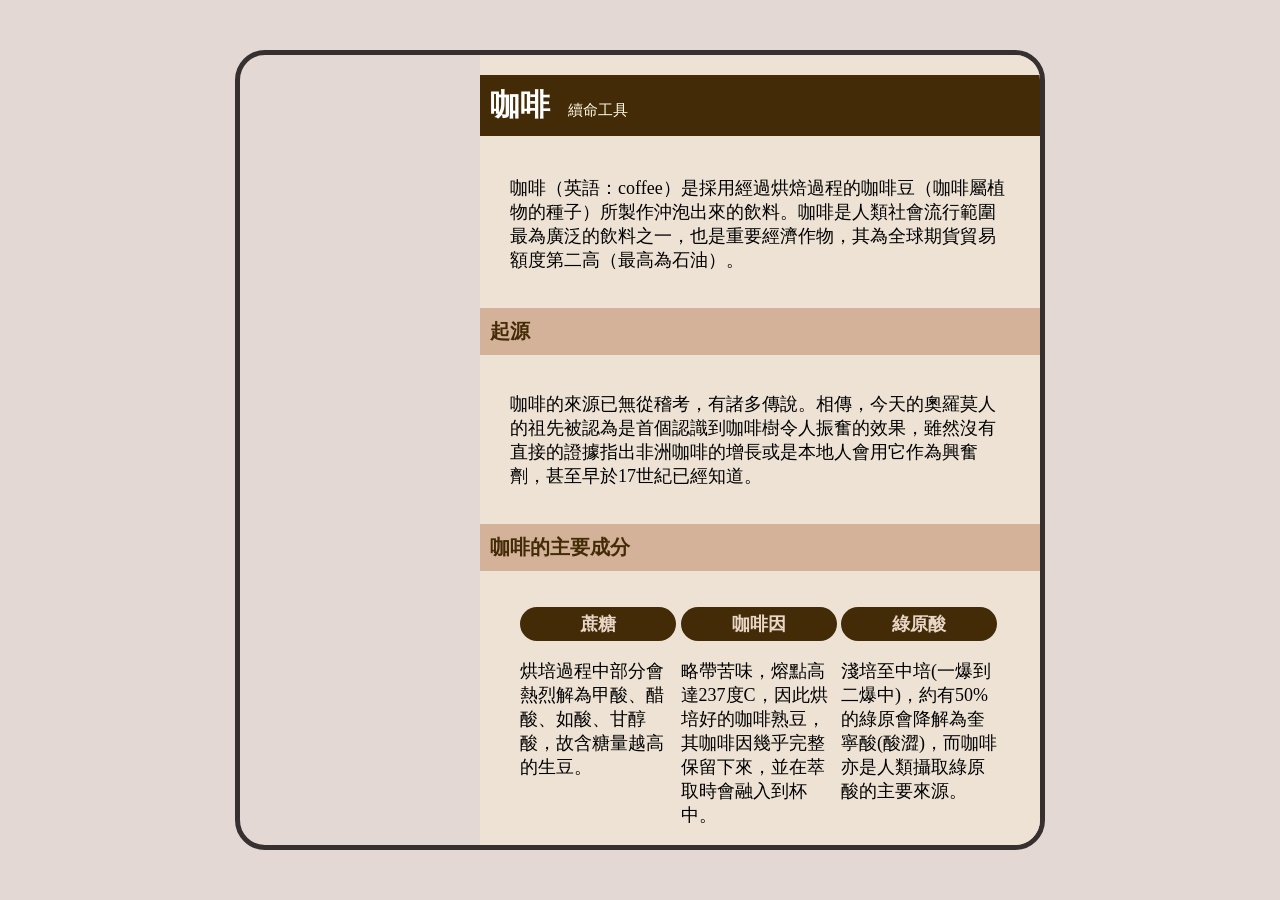
<file: 20240301/index.html>
<!DOCTYPE html>
<html lang="en">
    <head>
        <meta charset="UTF-8">
        <meta http-equiv="X-UA-Compatible" content="IE=edge">
        <meta name="viewport" content="width=device-width, initial-scale=1.0">
        <title>240301 咖啡的介紹</title>
        <link rel="stylesheet" href="index.css">
    </head>
    <body>
        <div class="card">
            <div class="left">  </div>
            <div class="right">

                <h1>咖啡 <span class="smalltext">續命工具</span></h1>
                <p class="specialtitle">
                    咖啡（英語：coffee）是採用經過烘焙過程的咖啡豆（咖啡屬植物的種子）所製作沖泡出來的飲料。咖啡是人類社會流行範圍最為廣泛的飲料之一，也是重要經濟作物，其為全球期貨貿易額度第二高（最高為石油）。
                </p>
                <h2 >起源</h2>
                <p class="specialtitle">
                    咖啡的來源已無從稽考，有諸多傳說。相傳，今天的奧羅莫人的祖先被認為是首個認識到咖啡樹令人振奮的效果，雖然沒有直接的證據指出非洲咖啡的增長或是本地人會用它作為興奮劑，甚至早於17世紀已經知道。
                </p>
                <h2 >咖啡的主要成分</h2>
                    <ul>
                        <li><h3>蔗糖</h3>烘培過程中部分會熱烈解為甲酸、醋酸、如酸、甘醇酸，故含糖量越高的生豆。
                            </li>
                        <li><h3>咖啡因</h3>略帶苦味，熔點高達237度C，因此烘培好的咖啡熟豆，其咖啡因幾乎完整保留下來，並在萃取時會融入到杯中。 
                            </li>
                        <li><h3>綠原酸</h3>淺培至中培(一爆到二爆中)，約有50%的綠原會降解為奎寧酸(酸澀)，而咖啡亦是人類攝取綠原酸的主要來源。
                            </li>
                    </ul>
            </div>
        </div>
        
       
        
    </body>
</html>
</file>
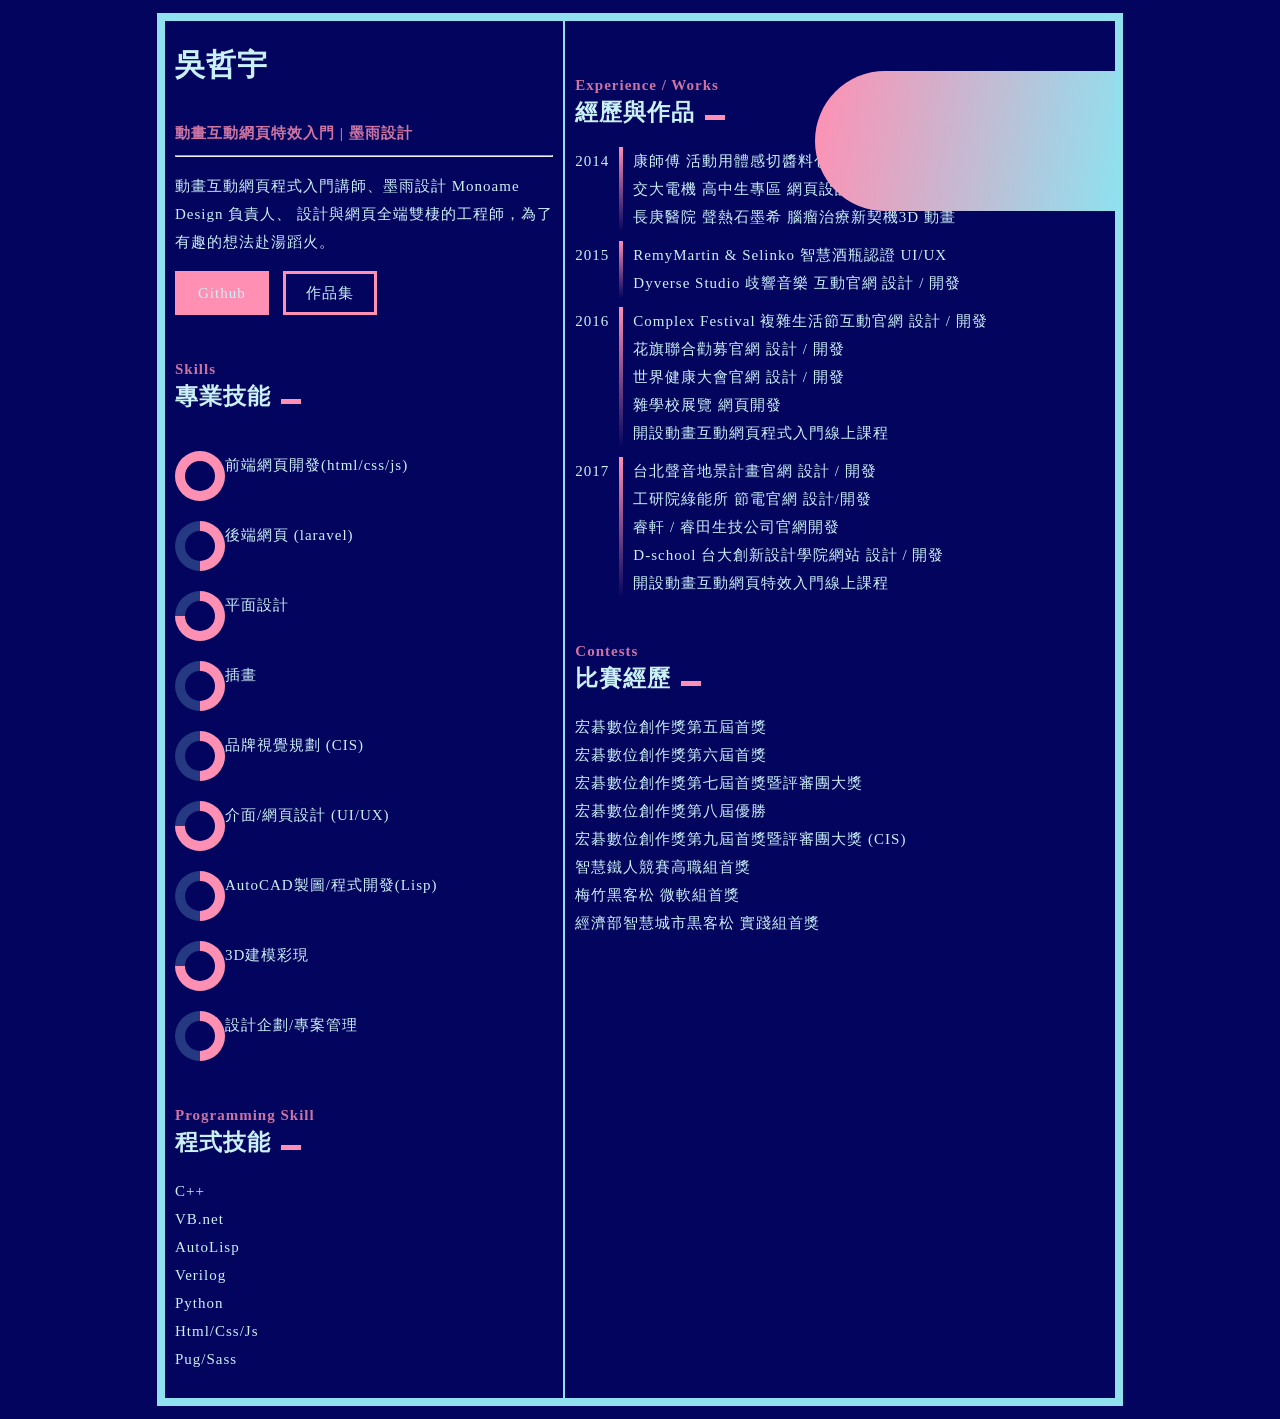
<file: 20240322/index.html>
<!DOCTYPE html>
<html lang="en">
    <head>
        <meta charset="UTF-8">
        <meta name="viewport" content="width=device-width, initial-scale=1.0">
        <title>履歷表</title>
        <link rel="stylesheet" href="index.css">
    </head>
    <body>
        <div class="resume">
            <div class="left">
                <h1>吳哲宇</h1>
                <h4>動畫互動網頁特效入門 | 墨雨設計</h4>
                <hr>
                <p>動畫互動網頁程式入門講師、墨雨設計 Monoame Design 負責人、
                    設計與網頁全端雙棲的工程師，為了有趣的想法赴湯蹈火。</p>
                <div class="buttons">
                    <div class="btn fill">
                        <a href="https://www.tku.edu.tw/" target="_blank">Github</a>
                    </div>
                    <div class="btn">
                        <a href="page1.html" target="_blank">作品集</a>
                    </div>
                </div>
                <div class="block">
                    <h4>Skills</h4>
                    <h2>專業技能</h2>
                    <ul class="listSkill">
                        <li>
                            <!--.circle>.p90+.p180+.p270+.p360-->
                            <div class="circle">
                                <div class="p90"></div>
                                <div class="p180"></div>
                                <div class="p270"></div>
                                <div class="p360"></div>
                            </div>
                            前端網頁開發(html/css/js)
                        </li>
                        <li>
                            <div class="circle">
                                <div class="p90"></div>
                                <div class="p180"></div>
                            </div>
                            後端網頁 (laravel)
                        </li>
                        <li>
                            <div class="circle">
                                <div class="p90"></div>
                                <div class="p180"></div>
                                <div class="p270"></div>
                            </div>
                            平面設計
                        </li>
                        <li>
                            <div class="circle">
                                <div class="p90"></div>
                                <div class="p180"></div>
                            </div>
                            插畫
                        </li>
                        <li>
                            <div class="circle">
                                <div class="p90"></div>
                                <div class="p180"></div>
                            </div>
                            品牌視覺規劃 (CIS)
                        </li>
                        <li>
                            <div class="circle">
                                <div class="p90"></div>
                                <div class="p180"></div>
                                <div class="p270"></div>
                            </div>
                            介面/網頁設計 (UI/UX)
                        </li>
                        <li>
                            <div class="circle">
                                <div class="p90"></div>
                                <div class="p180"></div>
                            </div>
                            AutoCAD製圖/程式開發(Lisp)
                        </li>
                        <li>
                            <div class="circle">
                                <div class="p90"></div>
                                <div class="p180"></div>
                                <div class="p270"></div>
                            </div>
                            3D建模彩現
                        </li>
                        <li>
                            <div class="circle">
                                <div class="p90"></div>
                                <div class="p180"></div>
                            </div>
                            設計企劃/專案管理
                        </li>
                    </ul>
                </div> 
                <div class="block">
                    <h4>Programming Skill</h4>
                    <h2>程式技能</h2>
                    <ul class="listProgram">
                        <li>C++</li>
                        <li>VB.net</li>
                        <li>AutoLisp</li>
                        <li>Verilog</li>
                        <li>Python</li>
                        <li>Html/Css/Js</li>
                        <li>Pug/Sass</li>
                    </ul>
                </div>
            </div>
            <div class="right">
                <div class="decoration"></div>
                <div class="block Experience">
                    <h4>Experience / Works</h4>
                    <h2>經歷與作品</h2>
                    <!--ul.listExperience>li.year*4-->
                    <ul class="listExperience">
                        <li class="year">2014
                            <ul>
                                <li>康師傅 活動用體感切醬料包遊戲 程式開發</li>
                                <li>交大電機 高中生專區 網頁設計 / 開發</li>
                                <li>長庚醫院 聲熱石墨希 腦瘤治療新契機3D 動畫</li>
                            </ul>
                        </li>    
                        <li class="year">2015
                            <ul>
                                <li>RemyMartin & Selinko 智慧酒瓶認證 UI/UX</li>
                                <li>Dyverse Studio 歧響音樂 互動官網 設計 / 開發</li>
                            </ul>
                        </li>
                        <li class="year">2016
                            <ul>
                                <li>Complex Festival 複雜生活節互動官網 設計 / 開發</li>
                                <li>花旗聯合勸募官網 設計 / 開發</li>
                                <li>世界健康大會官網 設計 / 開發</li>
                                <li>雜學校展覽 網頁開發</li>
                                <li>開設動畫互動網頁程式入門線上課程</li>
                            </ul>
                        </li>
                        <li class="year">2017
                            <ul>
                                <li>台北聲音地景計畫官網 設計 / 開發</li>
                                <li>工研院綠能所 節電官網 設計/開發</li>
                                <li>睿軒 / 睿田生技公司官網開發</li>
                                <li>D-school 台大創新設計學院網站 設計 / 開發</li>
                                <li>開設動畫互動網頁特效入門線上課程</li>
                            </ul>
                        </li>
                    </ul>
                </div>
                <div class="block">
                    <h4>Contests</h4>
                    <h2>比賽經歷</h2>
                    <ul class="listContest">
                        <li>宏碁數位創作獎第五屆首獎</li>
                        <li>宏碁數位創作獎第六屆首獎</li>
                        <li>宏碁數位創作獎第七屆首獎暨評審團大獎</li>
                        <li>宏碁數位創作獎第八屆優勝</li>
                        <li>宏碁數位創作獎第九屆首獎暨評審團大獎 (CIS)</li>
                        <li>智慧鐵人競賽高職組首獎</li>
                        <li>梅竹黑客松 微軟組首獎</li>
                        <li>經濟部智慧城市黒客松 實踐組首獎</li>
                    </ul>
                </div>
            </div>
    </body>
</html>
</file>
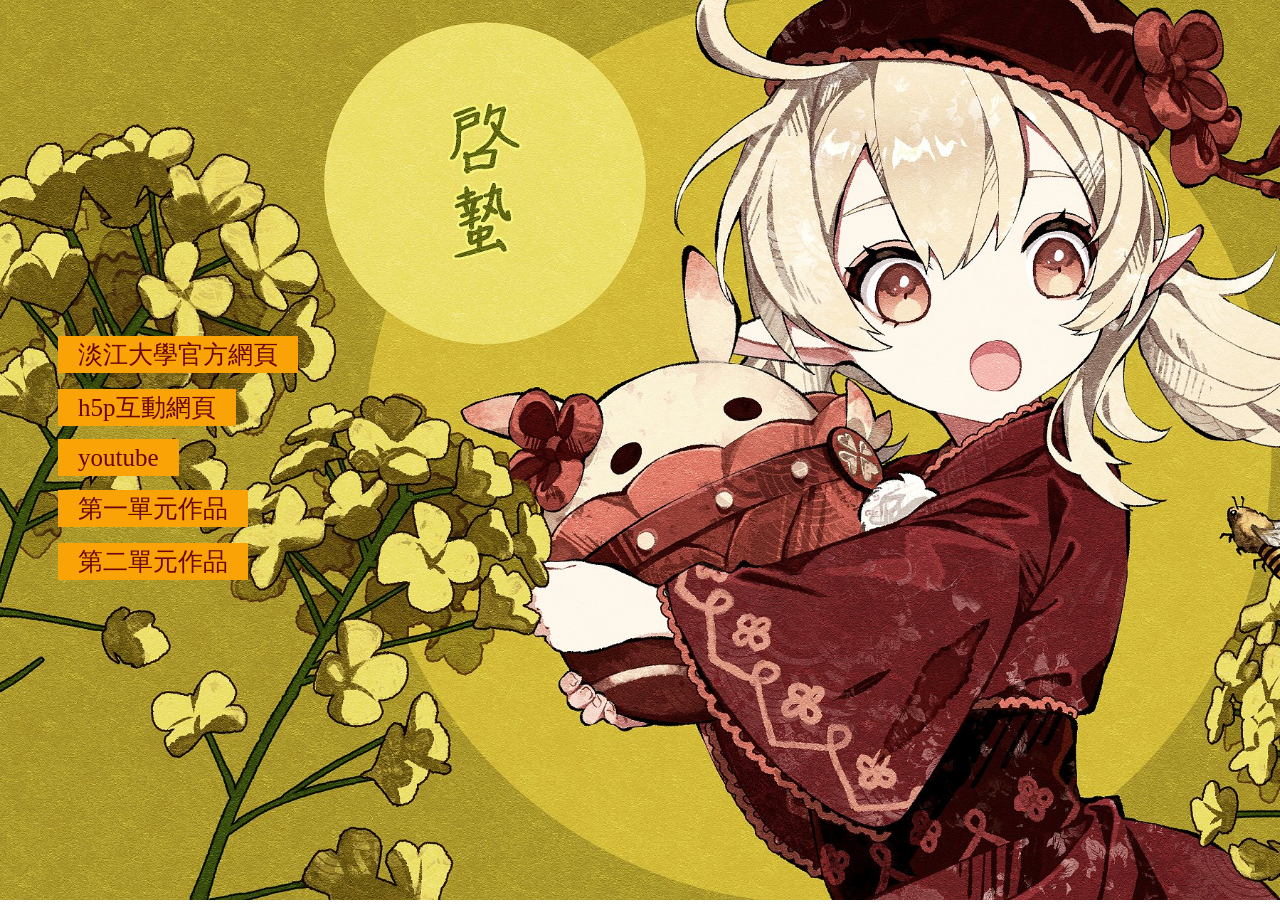
<file: homework_2/index.html>
<!DOCTYPE html>
<html lang="en">
  <head>
    <meta charset="UTF-8" />
    <meta http-equiv="X-UA-Compatible" content="IE=edge" />
    <meta name="viewport" content="width=device-width, initial-scale=1.0" />
    <title>p2</title>
    <link rel="preconnect" href="https://fonts.googleapis.com" />
    <link rel="preconnect" href="https://fonts.gstatic.com" crossorigin />
    <link
      href="https://fonts.googleapis.com/css2?family=Poppins:wght@300;400;500&display=swap"
      rel="stylesheet"
    />
    <link href="./styles.css" rel="stylesheet" />
  </head>
  <body>
    <div class="background"></div>
    <div class="btn"> 
      <ul>
        <li>
          <a href="https://www.tku.edu.tw" target="iframe-div2">淡江大學官方網頁</a>
        </li>
        <li>
          <a href="https://h5p.org/h5p/embed/1205714" target="iframe-div2">h5p互動網頁</a>
        </li>
        <li>
        <a href="https://www.youtube.com/embed/4-0eDkjFDMs?si=E4U4q3gmSloloToC" target="iframe-div2">youtube</a>
        </li>
        <li>
        <a href="../20240301/index.html" target="iframe-div2">第一單元作品</a>
        </li>
        <li>
        <a href="../20240322/index.html" target="iframe-div2">第二單元作品</a>
        </li>
      </ul>
    </div>
    <iframe id="iframe-div2" name="iframe-div2" src="" style="width:70%; height:100%; position: absolute; right: 0;top: 0;" frameborder="0" ></script>
  </body>
</html>
</file>
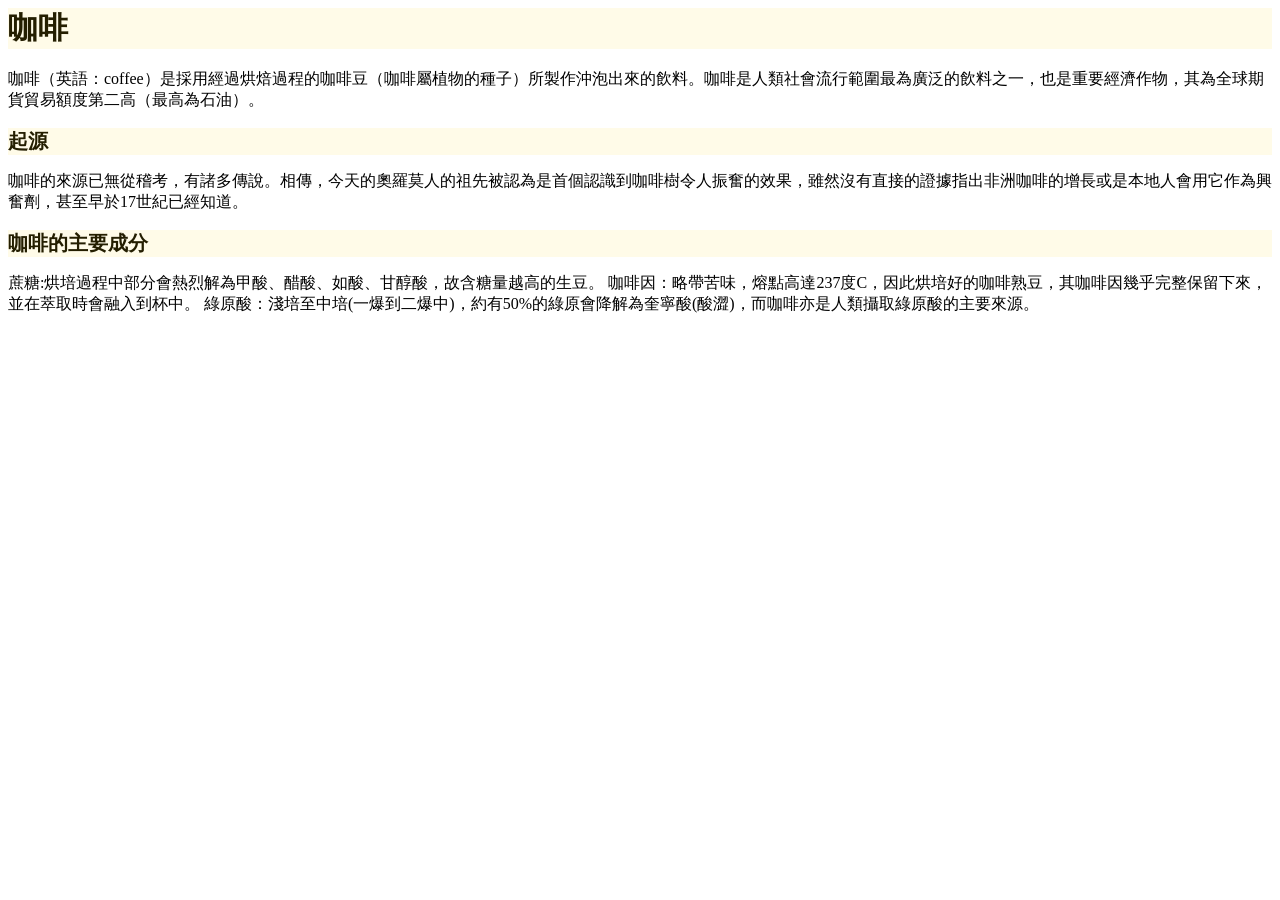
<file: 20240301/index 2.html>
<html>
    <head>
        <meta charset="UTF-8">
        <title>240301</title>
    </head>

    <style>
        h1{
            font-size: 30px;
            color: #241e00;
            background-color: #fffbe8;
        }
        h2{
            font-size: 20px;
            color: #241e00;
            background-color: #fffbe8;
        }
        
    </style>
    
    <body>
        <div class="card">
            <div class="left"><div>
            <div class="right"><div>
        </div>

        <h1 class="left">咖啡</h1>
        <p class="specialtitle">
        咖啡（英語：coffee）是採用經過烘焙過程的咖啡豆（咖啡屬植物的種子）所製作沖泡出來的飲料。咖啡是人類社會流行範圍最為廣泛的飲料之一，也是重要經濟作物，其為全球期貨貿易額度第二高（最高為石油）。
        </p>
        <h2 class="left" ;>起源</h2>
        <p class="specialtitle">
        咖啡的來源已無從稽考，有諸多傳說。相傳，今天的奧羅莫人的祖先被認為是首個認識到咖啡樹令人振奮的效果，雖然沒有直接的證據指出非洲咖啡的增長或是本地人會用它作為興奮劑，甚至早於17世紀已經知道。
        </p>
        <h2 class="left" ;>咖啡的主要成分</h2>
        <p>
        蔗糖:烘培過程中部分會熱烈解為甲酸、醋酸、如酸、甘醇酸，故含糖量越高的生豆。
        咖啡因：略帶苦味，熔點高達237度C，因此烘培好的咖啡熟豆，其咖啡因幾乎完整保留下來，並在萃取時會融入到杯中。 
        綠原酸：淺培至中培(一爆到二爆中)，約有50%的綠原會降解為奎寧酸(酸澀)，而咖啡亦是人類攝取綠原酸的主要來源。
        </p>
    </body>

</html>
</file>
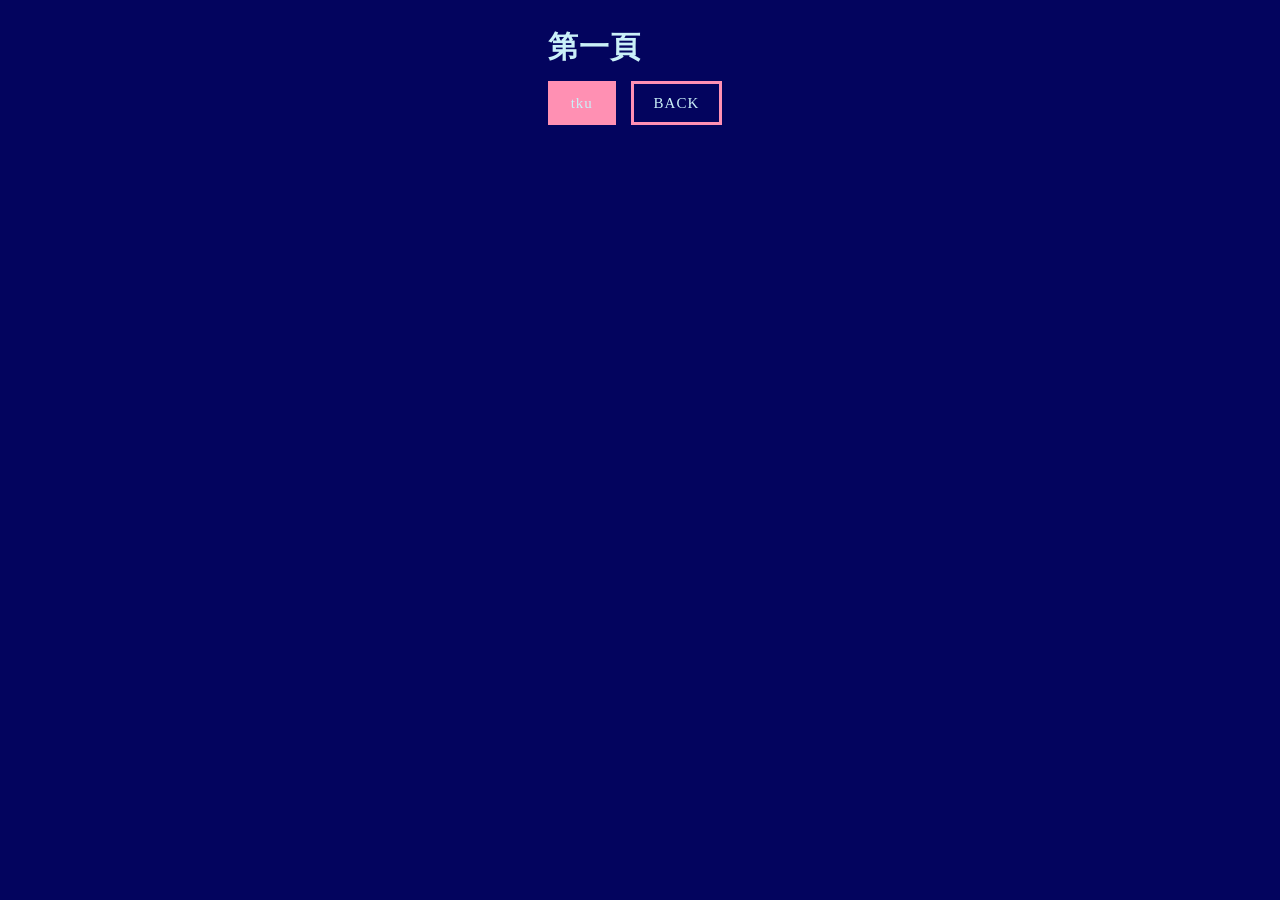
<file: 20240322/page1.html>
<!DOCTYPE html>
<html lang="en">
    <head>
        <meta charset="UTF-8">
        <meta name="viewport" content="width=device-width, initial-scale=1.0">
        <title>p1</title>
        <link rel="stylesheet" href="page1.css">
    </head>
    <body>
        <div class="resume">
            <div class="left">
                <h1>第一頁</h1>

                <div class="buttons">
                    <div class="btn fill">
                        <a href="https://www.tku.edu.tw/" target="_blank">tku</a>
                    </div>
                    <div class="btn">
                        <a href="index.html" target="_blank">BACK</a>
                    </div>
                </div>
               
            </div>
    </body>
</html>
</file>
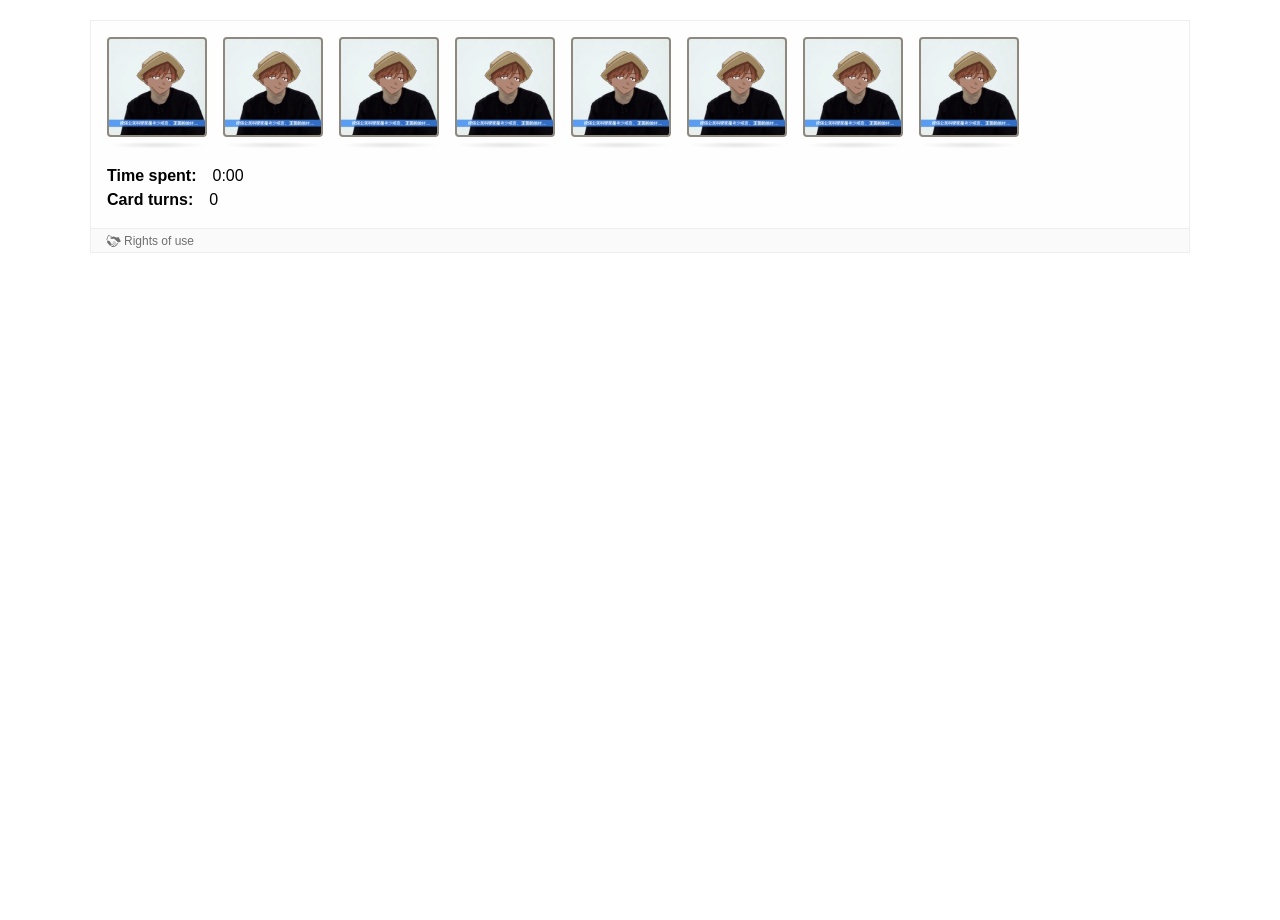
<file: homework_1/test02.html>
<!doctype html>
    <html class="h5p-iframe">
    <head>
        <meta charset="utf-8">
        <meta name="viewport" content="width=device-width, initial-scale=1"> 
        <script>H5PIntegration = {"ajax":{"setFinished":"","contentUserData":""},"ajaxPath":"/h5p/ajax?action=","contents":{"cid-1025932762":{"displayOptions":{"copy":false,"copyright":true,"embed":false,"export":false,"frame":true,"icon":false},"fullScreen":"0","jsonContent":"{\"cards\":[{\"description\":\"夜鷺成鳥\",\"imageAlt\":\"夜鷺成鳥\",\"matchAlt\":\"夜鷺成鳥\",\"image\":{\"path\":\"test02/images/image-i0xPjnjR.png\",\"mime\":\"image/png\",\"copyright\":{\"license\":\"CC BY-NC\",\"author\":\"fir0002 | flagstaffotos.com.au\",\"title\":\"Raspberries04.jpg\",\"source\":\"https://commons.wikimedia.org/wiki/Raspberry#/media/File:Raspberries04.jpg\",\"version\":\"4.0\"},\"width\":370,\"height\":373}},{\"description\":\"黑面琵鷺\",\"imageAlt\":\"黑面琵鷺\",\"matchAlt\":\"黑面琵鷺\",\"image\":{\"path\":\"test02/images/image-ZpyXSHRC.png\",\"mime\":\"image/png\",\"copyright\":{\"license\":\"CC BY-SA\",\"source\":\"https://commons.wikimedia.org/wiki/File:FraiseFruitPhoto.jpg\",\"author\":\"FoeNyx, France\",\"title\":\"FraiseFruitPhoto.jpg\",\"version\":\"4.0\"},\"width\":370,\"height\":373}},{\"description\":\"鳳頭蒼鷹\",\"imageAlt\":\"鳳頭蒼鷹\",\"matchAlt\":\"鳳頭蒼鷹\",\"image\":{\"path\":\"test02/images/image-g4KVkyM7.png\",\"mime\":\"image/png\",\"copyright\":{\"license\":\"PD\",\"title\":\"Blackcurrant_carissa_spinarum.jpg\",\"source\":\"https://commons.wikimedia.org/wiki/File:Blackcurrant_carissa_spinarum.jpg\",\"author\":\"Paolo Neo\"},\"width\":370,\"height\":373}},{\"description\":\"東方環頸鴴\",\"imageAlt\":\"東方環頸鴴\",\"matchAlt\":\"東方環頸鴴\",\"image\":{\"path\":\"test02/images/image-ieWlGx5p.png\",\"mime\":\"image/png\",\"copyright\":{\"license\":\"CC BY-SA\",\"title\":\"Cloudberry\",\"author\":\"Frode Petterson\",\"source\":\"http://www.joubel.com\",\"version\":\"4.0\"},\"width\":370,\"height\":373}}],\"l10n\":{\"cardTurns\":\"Card turns\",\"timeSpent\":\"Time spent\",\"feedback\":\"Good work!\",\"tryAgain\":\"Reset\",\"closeLabel\":\"Close\",\"label\":\"Memory Game. Find the matching cards.\",\"done\":\"All of the cards have been found.\",\"cardPrefix\":\"Card %num:\",\"cardUnturned\":\"Unturned.\",\"cardMatched\":\"Match found.\",\"cardTurned\":\"Turned.\",\"cardMatchedA11y\":\"Your cards match!\",\"cardNotMatchedA11y\":\"Your chosen cards do not match. Turn other cards to try again.\"},\"behaviour\":{\"useGrid\":false,\"allowRetry\":true},\"lookNFeel\":{\"themeColor\":\"#fdf2e1\",\"cardBack\":{\"path\":\"test02/images/image-SFFBSHa3.png\",\"mime\":\"image/png\",\"copyright\":{\"license\":\"U\"},\"width\":552,\"height\":552,\"originalImage\":{\"path\":\"test02/images/image-7T6IRFrv.png\",\"mime\":\"image/png\",\"height\":575,\"width\":1024}}}}","library":"H5P.MemoryGame 1.3","metadata":{"license":"U","title":"Memory Game","defaultLanguage":"und"},"scripts":["/h5p/libraries/H5P.Timer-0.4/scripts/timer.js?version=0.4.2","/h5p/libraries/H5P.MemoryGame-1.3/memory-game.js?version=1.3.20","/h5p/libraries/H5P.MemoryGame-1.3/card.js?version=1.3.20","/h5p/libraries/H5P.MemoryGame-1.3/counter.js?version=1.3.20","/h5p/libraries/H5P.MemoryGame-1.3/popup.js?version=1.3.20","/h5p/libraries/H5P.MemoryGame-1.3/timer.js?version=1.3.20","/h5p/libraries/H5P.MemoryGame-1.3/aria-live-region.js?version=1.3.20"],"styles":["/h5p/libraries/FontAwesome-4.5/h5p-font-awesome.min.css?version=4.5.4","/h5p/libraries/H5P.MemoryGame-1.3/memory-game.css?version=1.3.20"],"url":"1025932762","exportUrl":"/h5p/download/1025932762"}},"core":{"scripts":["/h5p/core/js/jquery.js?version=1.24-master","/h5p/core/js/h5p.js?version=1.24-master","/h5p/core/js/h5p-event-dispatcher.js?version=1.24-master","/h5p/core/js/h5p-x-api-event.js?version=1.24-master","/h5p/core/js/h5p-x-api.js?version=1.24-master","/h5p/core/js/h5p-content-type.js?version=1.24-master","/h5p/core/js/h5p-confirmation-dialog.js?version=1.24-master","/h5p/core/js/h5p-action-bar.js?version=1.24-master","/h5p/core/js/request-queue.js?version=1.24-master"],"styles":["/h5p/core/styles/h5p.css?version=1.24-master","/h5p/core/styles/h5p-confirmation-dialog.css?version=1.24-master","/h5p/core/styles/h5p-core-button.css?version=1.24-master"]},"l10n":{"H5P":{"fullscreen":"Fullscreen","disableFullscreen":"Disable fullscreen","download":"Download","copyrights":"Rights of use","embed":"Embed","size":"Size","showAdvanced":"Show advanced","hideAdvanced":"Hide advanced","advancedHelp":"Include this script on your website if you want dynamic sizing of the embedded content:","copyrightInformation":"Rights of use","close":"Close","title":"Title","author":"Author","year":"Year","source":"Source","license":"License","thumbnail":"Thumbnail","noCopyrights":"No copyright information available for this content.","reuse":"Reuse","reuseContent":"Reuse Content","reuseDescription":"Reuse this content.","downloadDescription":"Download this content as a H5P file.","copyrightsDescription":"View copyright information for this content.","embedDescription":"View the embed code for this content.","h5pDescription":"Visit H5P.org to check out more cool content.","contentChanged":"This content has changed since you last used it.","startingOver":"You'll be starting over.","by":"by","showMore":"Show more","showLess":"Show less","subLevel":"Sublevel","confirmDialogHeader":"Confirm action","confirmDialogBody":"Please confirm that you wish to proceed. This action is not reversible.","cancelLabel":"Cancel","confirmLabel":"Confirm","licenseU":"Undisclosed","licenseCCBY":"Attribution","licenseCCBYSA":"Attribution-ShareAlike","licenseCCBYND":"Attribution-NoDerivs","licenseCCBYNC":"Attribution-NonCommercial","licenseCCBYNCSA":"Attribution-NonCommercial-ShareAlike","licenseCCBYNCND":"Attribution-NonCommercial-NoDerivs","licenseCC40":"4.0 International","licenseCC30":"3.0 Unported","licenseCC25":"2.5 Generic","licenseCC20":"2.0 Generic","licenseCC10":"1.0 Generic","licenseGPL":"General Public License","licenseV3":"Version 3","licenseV2":"Version 2","licenseV1":"Version 1","licensePD":"Public Domain","licenseCC010":"CC0 1.0 Universal (CC0 1.0) Public Domain Dedication","licensePDM":"Public Domain Mark","licenseC":"Copyright","contentType":"Content Type","licenseExtras":"License Extras","changes":"Changelog","contentCopied":"Content is copied to the clipboard","connectionLost":"Connection lost. Results will be stored and sent when you regain connection.","connectionReestablished":"Connection reestablished.","resubmitScores":"Attempting to submit stored results.","offlineDialogHeader":"Your connection to the server was lost","offlineDialogBody":"We were unable to send information about your completion of this task. Please check your internet connection.","offlineDialogRetryMessage":"Retrying in :num....","offlineDialogRetryButtonLabel":"Retry now","offlineSuccessfulSubmit":"Successfully submitted results.","mainTitle":"Sharing <strong>:title</strong>","editInfoTitle":"Edit info for <strong>:title</strong>","cancel":"Cancel","back":"Back","next":"Next","reviewInfo":"Review info","share":"Share","saveChanges":"Save changes","registerOnHub":"Register on the H5P Hub","updateRegistrationOnHub":"Save account settings","requiredInfo":"Required Info","optionalInfo":"Optional Info","reviewAndShare":"Review & Share","reviewAndSave":"Review & Save","shared":"Shared","currentStep":"Step :step of :total","sharingNote":"All content details can be edited after sharing","licenseDescription":"Select a license for your content","licenseVersion":"License Version","licenseVersionDescription":"Select a license version","disciplineLabel":"Disciplines","disciplineDescription":"You can select multiple disciplines","disciplineLimitReachedMessage":"You can select up to :numDisciplines disciplines","discipline":{"searchPlaceholder":"Type to search for disciplines","in":"in","dropdownButton":"Dropdown button"},"removeChip":"Remove :chip from the list","keywordsPlaceholder":"Add keywords","keywords":"Keywords","keywordsDescription":"You can add multiple keywords separated by commas. Press \"Enter\" or \"Add\" to confirm keywords","altText":"Alt text","reviewMessage":"Please review the info below before you share","subContentWarning":"Sub-content (images, questions etc.) will be shared under :license unless otherwise specified in the authoring tool","disciplines":"Disciplines","shortDescription":"Short description","longDescription":"Long description","icon":"Icon","screenshots":"Screenshots","helpChoosingLicense":"Help me choose a license","shareFailed":"Share failed.","editingFailed":"Editing failed.","shareTryAgain":"Something went wrong, please try to share again.","pleaseWait":"Please wait...","language":"Language","level":"Level","shortDescriptionPlaceholder":"Short description of your content","longDescriptionPlaceholder":"Long description of your content","description":"Description","iconDescription":"640x480px. If not selected content will use category icon","screenshotsDescription":"Add up to five screenshots of your content","submitted":"Submitted!","isNowSubmitted":"Is now submitted to H5P Hub","changeHasBeenSubmitted":"A change has been submited for","contentAvailable":"Your content will normally be available in the Hub within one business day.","contentUpdateSoon":"Your content will update soon","contentLicenseTitle":"Content License Info","licenseDialogDescription":"Click on a specific license to get info about proper usage","publisherFieldTitle":"Publisher","publisherFieldDescription":"This will display as the \"Publisher name\" on shared content","emailAddress":"Email Address","publisherDescription":"Publisher description","publisherDescriptionText":"This will be displayed under \"Publisher info\" on shared content","contactPerson":"Contact Person","phone":"Phone","address":"Address","city":"City","zip":"Zip","country":"Country","logoUploadText":"Organization logo or avatar","acceptTerms":"I accept the <a href=':url' target='_blank'>terms of use</a>","successfullyRegistred":"You have successfully registered an account on the H5P Hub","successfullyRegistredDescription":"You account details can be changed","successfullyUpdated":"Your H5P Hub account settings have successfully been changed","accountDetailsLinkText":"here","registrationTitle":"H5P Hub Registration","registrationFailed":"An error occurred","registrationFailedDescription":"We were not able to create an account at this point. Something went wrong. Try again later.","maxLength":":length is the maximum number of characters","keywordExists":"Keyword already exists!","licenseDetails":"License details","remove":"Remove","removeImage":"Remove image","cancelPublishConfirmationDialogTitle":"Cancel sharing","cancelPublishConfirmationDialogDescription":"Are you sure you want to cancel the sharing process?","cancelPublishConfirmationDialogCancelButtonText":"No","cancelPublishConfirmationDialogConfirmButtonText":"Yes","add":"Add","age":"Typical age","ageDescription":"The target audience of this content. Possible input formats separated by commas: \"1,34-45,-50,59-\".","invalidAge":"Invalid input format for Typical age. Possible input formats separated by commas: \"1, 34-45, -50, -59-\".","contactPersonDescription":"H5P will reach out to the contact person in case there are any issues with the content shared by the publisher. The contact person\"s name or other information will not be published or shared with third parties","emailAddressDescription":"The email address will be used by H5P to reach out to the publisher in case of any issues with the content or in case the publisher needs to recover their account. It will not be published or shared with any third parties","copyrightWarning":"Copyrighted material cannot be shared in the H5P Content Hub. If the content is licensed with a OER friendly license like Creative Commons, please choose the appropriate license. If not this content cannot be shared.","keywordsExits":"Keywords already exists!","someKeywordsExits":"Some of these keywords already exist"}},"postUserStatistics":false,"saveFreq":false,"url":".","hubIsEnabled":true,"fullscreenDisabled":0,"user":{"name":"Firstname Surname","id":"1"},"baseUrl":".","libraryUrl":""};

        if (new URLSearchParams(window.location.search).get('embed') == 'true') {
            H5PIntegration.contents['cid-' + '1025932762'].displayOptions.embed = false;
        } else {
            H5PIntegration.contents['cid-' + '1025932762'].embedCode = '<iframe src="' + window.location.protocol + "//" + window.location.host + window.location.pathname + '?embed=true' + '" width=":w" height=":h" frameborder="0" allowfullscreen="allowfullscreen"></iframe>';
            H5PIntegration.contents['cid-' + '1025932762'].resizeCode = '';
        }
            
        /*!@license js/jquery.js by Joubel and other contributors, licensed under GNU GENERAL PUBLIC LICENSE Version 3*/
!function(e,t){"use strict";"object"==typeof module&&"object"==typeof module.exports?module.exports=e.document?t(e,!0):function(e){if(!e.document)throw new Error("jQuery requires a window with a document");return t(e)}:t(e)}("undefined"!=typeof window?window:this,function(H,e){"use strict";function g(e){return"function"==typeof e&&"number"!=typeof e.nodeType}function m(e){return null!=e&&e===e.window}var t=[],n=Object.getPrototypeOf,s=t.slice,v=t.flat?function(e){return t.flat.call(e)}:function(e){return t.concat.apply([],e)},c=t.push,i=t.indexOf,r={},o=r.toString,y=r.hasOwnProperty,a=y.toString,l=a.call(Object),b={},w=H.document,u={type:!0,src:!0,nonce:!0,noModule:!0};function P(e,t,n){var r,i,o=(n=n||w).createElement("script");if(o.text=e,t)for(r in u)(i=t[r]||t.getAttribute&&t.getAttribute(r))&&o.setAttribute(r,i);n.head.appendChild(o).parentNode.removeChild(o)}function h(e){return null==e?e+"":"object"==typeof e||"function"==typeof e?r[o.call(e)]||"object":typeof e}var d="3.5.1",C=function(e,t){return new C.fn.init(e,t)};function f(e){var t=!!e&&"length"in e&&e.length,n=h(e);return!g(e)&&!m(e)&&("array"===n||0===t||"number"==typeof t&&0<t&&t-1 in e)}C.fn=C.prototype={jquery:d,constructor:C,length:0,toArray:function(){return s.call(this)},get:function(e){return null==e?s.call(this):e<0?this[e+this.length]:this[e]},pushStack:function(e){e=C.merge(this.constructor(),e);return e.prevObject=this,e},each:function(e){return C.each(this,e)},map:function(n){return this.pushStack(C.map(this,function(e,t){return n.call(e,t,e)}))},slice:function(){return this.pushStack(s.apply(this,arguments))},first:function(){return this.eq(0)},last:function(){return this.eq(-1)},even:function(){return this.pushStack(C.grep(this,function(e,t){return(t+1)%2}))},odd:function(){return this.pushStack(C.grep(this,function(e,t){return t%2}))},eq:function(e){var t=this.length,e=+e+(e<0?t:0);return this.pushStack(0<=e&&e<t?[this[e]]:[])},end:function(){return this.prevObject||this.constructor()},push:c,sort:t.sort,splice:t.splice},C.extend=C.fn.extend=function(){var e,t,n,r,i,o=arguments[0]||{},a=1,s=arguments.length,c=!1;for("boolean"==typeof o&&(c=o,o=arguments[a]||{},a++),"object"==typeof o||g(o)||(o={}),a===s&&(o=this,a--);a<s;a++)if(null!=(e=arguments[a]))for(t in e)n=e[t],"__proto__"!==t&&o!==n&&(c&&n&&(C.isPlainObject(n)||(r=Array.isArray(n)))?(i=o[t],i=r&&!Array.isArray(i)?[]:r||C.isPlainObject(i)?i:{},r=!1,o[t]=C.extend(c,i,n)):void 0!==n&&(o[t]=n));return o},C.extend({expando:"jQuery"+(d+Math.random()).replace(/\D/g,""),isReady:!0,error:function(e){throw new Error(e)},noop:function(){},isPlainObject:function(e){return!(!e||"[object Object]"!==o.call(e)||(e=n(e))&&("function"!=typeof(e=y.call(e,"constructor")&&e.constructor)||a.call(e)!==l))},isEmptyObject:function(e){for(var t in e)return!1;return!0},globalEval:function(e,t,n){P(e,{nonce:t&&t.nonce},n)},each:function(e,t){var n,r=0;if(f(e))for(n=e.length;r<n&&!1!==t.call(e[r],r,e[r]);r++);else for(r in e)if(!1===t.call(e[r],r,e[r]))break;return e},makeArray:function(e,t){t=t||[];return null!=e&&(f(Object(e))?C.merge(t,"string"==typeof e?[e]:e):c.call(t,e)),t},inArray:function(e,t,n){return null==t?-1:i.call(t,e,n)},merge:function(e,t){for(var n=+t.length,r=0,i=e.length;r<n;r++)e[i++]=t[r];return e.length=i,e},grep:function(e,t,n){for(var r=[],i=0,o=e.length,a=!n;i<o;i++)!t(e[i],i)!=a&&r.push(e[i]);return r},map:function(e,t,n){var r,i,o=0,a=[];if(f(e))for(r=e.length;o<r;o++)null!=(i=t(e[o],o,n))&&a.push(i);else for(o in e)null!=(i=t(e[o],o,n))&&a.push(i);return v(a)},guid:1,support:b}),"function"==typeof Symbol&&(C.fn[Symbol.iterator]=t[Symbol.iterator]),C.each("Boolean Number String Function Array Date RegExp Object Error Symbol".split(" "),function(e,t){r["[object "+t+"]"]=t.toLowerCase()});var p=function(n){function d(e,t){return e="0x"+e.slice(1)-65536,t||(e<0?String.fromCharCode(65536+e):String.fromCharCode(e>>10|55296,1023&e|56320))}function f(e,t){return t?"\0"===e?"�":e.slice(0,-1)+"\\"+e.charCodeAt(e.length-1).toString(16)+" ":"\\"+e}function r(){H()}var e,p,P,o,i,h,g,m,x,c,l,H,w,a,C,v,s,u,y,T="sizzle"+ +new Date,b=n.document,E=0,I=0,S=ce(),D=ce(),k=ce(),A=ce(),L=function(e,t){return e===t&&(l=!0),0},N={}.hasOwnProperty,t=[],j=t.pop,O=t.push,M=t.push,R=t.slice,q=function(e,t){for(var n=0,r=e.length;n<r;n++)if(e[n]===t)return n;return-1},F="checked|selected|async|autofocus|autoplay|controls|defer|disabled|hidden|ismap|loop|multiple|open|readonly|required|scoped",B="[\\x20\\t\\r\\n\\f]",U="(?:\\\\[\\da-fA-F]{1,6}"+B+"?|\\\\[^\\r\\n\\f]|[\\w-]|[^\0-\\x7f])+",_="\\["+B+"*("+U+")(?:"+B+"*([*^$|!~]?=)"+B+"*(?:'((?:\\\\.|[^\\\\'])*)'|\"((?:\\\\.|[^\\\\\"])*)\"|("+U+"))|)"+B+"*\\]",Q=":("+U+")(?:\\((('((?:\\\\.|[^\\\\'])*)'|\"((?:\\\\.|[^\\\\\"])*)\")|((?:\\\\.|[^\\\\()[\\]]|"+_+")*)|.*)\\)|)",z=new RegExp(B+"+","g"),V=new RegExp("^"+B+"+|((?:^|[^\\\\])(?:\\\\.)*)"+B+"+$","g"),$=new RegExp("^"+B+"*,"+B+"*"),X=new RegExp("^"+B+"*([>+~]|"+B+")"+B+"*"),W=new RegExp(B+"|>"),Y=new RegExp(Q),G=new RegExp("^"+U+"$"),K={ID:new RegExp("^#("+U+")"),CLASS:new RegExp("^\\.("+U+")"),TAG:new RegExp("^("+U+"|[*])"),ATTR:new RegExp("^"+_),PSEUDO:new RegExp("^"+Q),CHILD:new RegExp("^:(only|first|last|nth|nth-last)-(child|of-type)(?:\\("+B+"*(even|odd|(([+-]|)(\\d*)n|)"+B+"*(?:([+-]|)"+B+"*(\\d+)|))"+B+"*\\)|)","i"),bool:new RegExp("^(?:"+F+")$","i"),needsContext:new RegExp("^"+B+"*[>+~]|:(even|odd|eq|gt|lt|nth|first|last)(?:\\("+B+"*((?:-\\d)?\\d*)"+B+"*\\)|)(?=[^-]|$)","i")},J=/HTML$/i,Z=/^(?:input|select|textarea|button)$/i,ee=/^h\d$/i,te=/^[^{]+\{\s*\[native \w/,ne=/^(?:#([\w-]+)|(\w+)|\.([\w-]+))$/,re=/[+~]/,ie=new RegExp("\\\\[\\da-fA-F]{1,6}"+B+"?|\\\\([^\\r\\n\\f])","g"),oe=/([\0-\x1f\x7f]|^-?\d)|^-$|[^\0-\x1f\x7f-\uFFFF\w-]/g,ae=ye(function(e){return!0===e.disabled&&"fieldset"===e.nodeName.toLowerCase()},{dir:"parentNode",next:"legend"});try{M.apply(t=R.call(b.childNodes),b.childNodes),t[b.childNodes.length].nodeType}catch(e){M={apply:t.length?function(e,t){O.apply(e,R.call(t))}:function(e,t){for(var n=e.length,r=0;e[n++]=t[r++];);e.length=n-1}}}function se(e,t,n,r){var i,o,a,s,c,l,u=t&&t.ownerDocument,d=t?t.nodeType:9;if(n=n||[],"string"!=typeof e||!e||1!==d&&9!==d&&11!==d)return n;if(!r&&(H(t),t=t||w,C)){if(11!==d&&(s=ne.exec(e)))if(l=s[1]){if(9===d){if(!(o=t.getElementById(l)))return n;if(o.id===l)return n.push(o),n}else if(u&&(o=u.getElementById(l))&&y(t,o)&&o.id===l)return n.push(o),n}else{if(s[2])return M.apply(n,t.getElementsByTagName(e)),n;if((l=s[3])&&p.getElementsByClassName&&t.getElementsByClassName)return M.apply(n,t.getElementsByClassName(l)),n}if(p.qsa&&!A[e+" "]&&(!v||!v.test(e))&&(1!==d||"object"!==t.nodeName.toLowerCase())){if(l=e,u=t,1===d&&(W.test(e)||X.test(e))){for((u=re.test(e)&&ge(t.parentNode)||t)===t&&p.scope||((a=t.getAttribute("id"))?a=a.replace(oe,f):t.setAttribute("id",a=T)),i=(c=h(e)).length;i--;)c[i]=(a?"#"+a:":scope")+" "+ve(c[i]);l=c.join(",")}try{return M.apply(n,u.querySelectorAll(l)),n}catch(t){A(e,!0)}finally{a===T&&t.removeAttribute("id")}}}return m(e.replace(V,"$1"),t,n,r)}function ce(){var r=[];return function e(t,n){return r.push(t+" ")>P.cacheLength&&delete e[r.shift()],e[t+" "]=n}}function le(e){return e[T]=!0,e}function ue(e){var t=w.createElement("fieldset");try{return!!e(t)}catch(e){return!1}finally{t.parentNode&&t.parentNode.removeChild(t)}}function de(e,t){for(var n=e.split("|"),r=n.length;r--;)P.attrHandle[n[r]]=t}function fe(e,t){var n=t&&e,r=n&&1===e.nodeType&&1===t.nodeType&&e.sourceIndex-t.sourceIndex;if(r)return r;if(n)for(;n=n.nextSibling;)if(n===t)return-1;return e?1:-1}function pe(t){return function(e){return"form"in e?e.parentNode&&!1===e.disabled?"label"in e?"label"in e.parentNode?e.parentNode.disabled===t:e.disabled===t:e.isDisabled===t||e.isDisabled!==!t&&ae(e)===t:e.disabled===t:"label"in e&&e.disabled===t}}function he(a){return le(function(o){return o=+o,le(function(e,t){for(var n,r=a([],e.length,o),i=r.length;i--;)e[n=r[i]]&&(e[n]=!(t[n]=e[n]))})})}function ge(e){return e&&void 0!==e.getElementsByTagName&&e}for(e in p=se.support={},i=se.isXML=function(e){var t=e.namespaceURI,e=(e.ownerDocument||e).documentElement;return!J.test(t||e&&e.nodeName||"HTML")},H=se.setDocument=function(e){var t,e=e?e.ownerDocument||e:b;return e!=w&&9===e.nodeType&&e.documentElement&&(a=(w=e).documentElement,C=!i(w),b!=w&&(t=w.defaultView)&&t.top!==t&&(t.addEventListener?t.addEventListener("unload",r,!1):t.attachEvent&&t.attachEvent("onunload",r)),p.scope=ue(function(e){return a.appendChild(e).appendChild(w.createElement("div")),void 0!==e.querySelectorAll&&!e.querySelectorAll(":scope fieldset div").length}),p.attributes=ue(function(e){return e.className="i",!e.getAttribute("className")}),p.getElementsByTagName=ue(function(e){return e.appendChild(w.createComment("")),!e.getElementsByTagName("*").length}),p.getElementsByClassName=te.test(w.getElementsByClassName),p.getById=ue(function(e){return a.appendChild(e).id=T,!w.getElementsByName||!w.getElementsByName(T).length}),p.getById?(P.filter.ID=function(e){var t=e.replace(ie,d);return function(e){return e.getAttribute("id")===t}},P.find.ID=function(e,t){if(void 0!==t.getElementById&&C){e=t.getElementById(e);return e?[e]:[]}}):(P.filter.ID=function(e){var t=e.replace(ie,d);return function(e){e=void 0!==e.getAttributeNode&&e.getAttributeNode("id");return e&&e.value===t}},P.find.ID=function(e,t){if(void 0!==t.getElementById&&C){var n,r,i,o=t.getElementById(e);if(o){if((n=o.getAttributeNode("id"))&&n.value===e)return[o];for(i=t.getElementsByName(e),r=0;o=i[r++];)if((n=o.getAttributeNode("id"))&&n.value===e)return[o]}return[]}}),P.find.TAG=p.getElementsByTagName?function(e,t){return void 0!==t.getElementsByTagName?t.getElementsByTagName(e):p.qsa?t.querySelectorAll(e):void 0}:function(e,t){var n,r=[],i=0,o=t.getElementsByTagName(e);if("*"!==e)return o;for(;n=o[i++];)1===n.nodeType&&r.push(n);return r},P.find.CLASS=p.getElementsByClassName&&function(e,t){if(void 0!==t.getElementsByClassName&&C)return t.getElementsByClassName(e)},s=[],v=[],(p.qsa=te.test(w.querySelectorAll))&&(ue(function(e){var t;a.appendChild(e).innerHTML="<a id='"+T+"'></a><select id='"+T+"-\r\\' msallowcapture=''><option selected=''></option></select>",e.querySelectorAll("[msallowcapture^='']").length&&v.push("[*^$]="+B+"*(?:''|\"\")"),e.querySelectorAll("[selected]").length||v.push("\\["+B+"*(?:value|"+F+")"),e.querySelectorAll("[id~="+T+"-]").length||v.push("~="),(t=w.createElement("input")).setAttribute("name",""),e.appendChild(t),e.querySelectorAll("[name='']").length||v.push("\\["+B+"*name"+B+"*="+B+"*(?:''|\"\")"),e.querySelectorAll(":checked").length||v.push(":checked"),e.querySelectorAll("a#"+T+"+*").length||v.push(".#.+[+~]"),e.querySelectorAll("\\\f"),v.push("[\\r\\n\\f]")}),ue(function(e){e.innerHTML="<a href='' disabled='disabled'></a><select disabled='disabled'><option/></select>";var t=w.createElement("input");t.setAttribute("type","hidden"),e.appendChild(t).setAttribute("name","D"),e.querySelectorAll("[name=d]").length&&v.push("name"+B+"*[*^$|!~]?="),2!==e.querySelectorAll(":enabled").length&&v.push(":enabled",":disabled"),a.appendChild(e).disabled=!0,2!==e.querySelectorAll(":disabled").length&&v.push(":enabled",":disabled"),e.querySelectorAll("*,:x"),v.push(",.*:")})),(p.matchesSelector=te.test(u=a.matches||a.webkitMatchesSelector||a.mozMatchesSelector||a.oMatchesSelector||a.msMatchesSelector))&&ue(function(e){p.disconnectedMatch=u.call(e,"*"),u.call(e,"[s!='']:x"),s.push("!=",Q)}),v=v.length&&new RegExp(v.join("|")),s=s.length&&new RegExp(s.join("|")),t=te.test(a.compareDocumentPosition),y=t||te.test(a.contains)?function(e,t){var n=9===e.nodeType?e.documentElement:e,t=t&&t.parentNode;return e===t||!(!t||1!==t.nodeType||!(n.contains?n.contains(t):e.compareDocumentPosition&&16&e.compareDocumentPosition(t)))}:function(e,t){if(t)for(;t=t.parentNode;)if(t===e)return!0;return!1},L=t?function(e,t){return e===t?(l=!0,0):(n=!e.compareDocumentPosition-!t.compareDocumentPosition)||(1&(n=(e.ownerDocument||e)==(t.ownerDocument||t)?e.compareDocumentPosition(t):1)||!p.sortDetached&&t.compareDocumentPosition(e)===n?e==w||e.ownerDocument==b&&y(b,e)?-1:t==w||t.ownerDocument==b&&y(b,t)?1:c?q(c,e)-q(c,t):0:4&n?-1:1);var n}:function(e,t){if(e===t)return l=!0,0;var n,r=0,i=e.parentNode,o=t.parentNode,a=[e],s=[t];if(!i||!o)return e==w?-1:t==w?1:i?-1:o?1:c?q(c,e)-q(c,t):0;if(i===o)return fe(e,t);for(n=e;n=n.parentNode;)a.unshift(n);for(n=t;n=n.parentNode;)s.unshift(n);for(;a[r]===s[r];)r++;return r?fe(a[r],s[r]):a[r]==b?-1:s[r]==b?1:0}),w},se.matches=function(e,t){return se(e,null,null,t)},se.matchesSelector=function(e,t){if(H(e),p.matchesSelector&&C&&!A[t+" "]&&(!s||!s.test(t))&&(!v||!v.test(t)))try{var n=u.call(e,t);if(n||p.disconnectedMatch||e.document&&11!==e.document.nodeType)return n}catch(e){A(t,!0)}return 0<se(t,w,null,[e]).length},se.contains=function(e,t){return(e.ownerDocument||e)!=w&&H(e),y(e,t)},se.attr=function(e,t){(e.ownerDocument||e)!=w&&H(e);var n=P.attrHandle[t.toLowerCase()],n=n&&N.call(P.attrHandle,t.toLowerCase())?n(e,t,!C):void 0;return void 0!==n?n:p.attributes||!C?e.getAttribute(t):(n=e.getAttributeNode(t))&&n.specified?n.value:null},se.escape=function(e){return(e+"").replace(oe,f)},se.error=function(e){throw new Error("Syntax error, unrecognized expression: "+e)},se.uniqueSort=function(e){var t,n=[],r=0,i=0;if(l=!p.detectDuplicates,c=!p.sortStable&&e.slice(0),e.sort(L),l){for(;t=e[i++];)t===e[i]&&(r=n.push(i));for(;r--;)e.splice(n[r],1)}return c=null,e},o=se.getText=function(e){var t,n="",r=0,i=e.nodeType;if(i){if(1===i||9===i||11===i){if("string"==typeof e.textContent)return e.textContent;for(e=e.firstChild;e;e=e.nextSibling)n+=o(e)}else if(3===i||4===i)return e.nodeValue}else for(;t=e[r++];)n+=o(t);return n},(P=se.selectors={cacheLength:50,createPseudo:le,match:K,attrHandle:{},find:{},relative:{">":{dir:"parentNode",first:!0}," ":{dir:"parentNode"},"+":{dir:"previousSibling",first:!0},"~":{dir:"previousSibling"}},preFilter:{ATTR:function(e){return e[1]=e[1].replace(ie,d),e[3]=(e[3]||e[4]||e[5]||"").replace(ie,d),"~="===e[2]&&(e[3]=" "+e[3]+" "),e.slice(0,4)},CHILD:function(e){return e[1]=e[1].toLowerCase(),"nth"===e[1].slice(0,3)?(e[3]||se.error(e[0]),e[4]=+(e[4]?e[5]+(e[6]||1):2*("even"===e[3]||"odd"===e[3])),e[5]=+(e[7]+e[8]||"odd"===e[3])):e[3]&&se.error(e[0]),e},PSEUDO:function(e){var t,n=!e[6]&&e[2];return K.CHILD.test(e[0])?null:(e[3]?e[2]=e[4]||e[5]||"":n&&Y.test(n)&&(t=h(n,!0))&&(t=n.indexOf(")",n.length-t)-n.length)&&(e[0]=e[0].slice(0,t),e[2]=n.slice(0,t)),e.slice(0,3))}},filter:{TAG:function(e){var t=e.replace(ie,d).toLowerCase();return"*"===e?function(){return!0}:function(e){return e.nodeName&&e.nodeName.toLowerCase()===t}},CLASS:function(e){var t=S[e+" "];return t||(t=new RegExp("(^|"+B+")"+e+"("+B+"|$)"))&&S(e,function(e){return t.test("string"==typeof e.className&&e.className||void 0!==e.getAttribute&&e.getAttribute("class")||"")})},ATTR:function(t,n,r){return function(e){e=se.attr(e,t);return null==e?"!="===n:!n||(e+="","="===n?e===r:"!="===n?e!==r:"^="===n?r&&0===e.indexOf(r):"*="===n?r&&-1<e.indexOf(r):"$="===n?r&&e.slice(-r.length)===r:"~="===n?-1<(" "+e.replace(z," ")+" ").indexOf(r):"|="===n&&(e===r||e.slice(0,r.length+1)===r+"-"))}},CHILD:function(h,e,t,g,m){var v="nth"!==h.slice(0,3),y="last"!==h.slice(-4),b="of-type"===e;return 1===g&&0===m?function(e){return!!e.parentNode}:function(e,t,n){var r,i,o,a,s,c,l=v!=y?"nextSibling":"previousSibling",u=e.parentNode,d=b&&e.nodeName.toLowerCase(),f=!n&&!b,p=!1;if(u){if(v){for(;l;){for(a=e;a=a[l];)if(b?a.nodeName.toLowerCase()===d:1===a.nodeType)return!1;c=l="only"===h&&!c&&"nextSibling"}return!0}if(c=[y?u.firstChild:u.lastChild],y&&f){for(p=(s=(r=(i=(o=(a=u)[T]||(a[T]={}))[a.uniqueID]||(o[a.uniqueID]={}))[h]||[])[0]===E&&r[1])&&r[2],a=s&&u.childNodes[s];a=++s&&a&&a[l]||(p=s=0)||c.pop();)if(1===a.nodeType&&++p&&a===e){i[h]=[E,s,p];break}}else if(!1===(p=f?s=(r=(i=(o=(a=e)[T]||(a[T]={}))[a.uniqueID]||(o[a.uniqueID]={}))[h]||[])[0]===E&&r[1]:p))for(;(a=++s&&a&&a[l]||(p=s=0)||c.pop())&&((b?a.nodeName.toLowerCase()!==d:1!==a.nodeType)||!++p||(f&&((i=(o=a[T]||(a[T]={}))[a.uniqueID]||(o[a.uniqueID]={}))[h]=[E,p]),a!==e)););return(p-=m)===g||p%g==0&&0<=p/g}}},PSEUDO:function(e,o){var t,a=P.pseudos[e]||P.setFilters[e.toLowerCase()]||se.error("unsupported pseudo: "+e);return a[T]?a(o):1<a.length?(t=[e,e,"",o],P.setFilters.hasOwnProperty(e.toLowerCase())?le(function(e,t){for(var n,r=a(e,o),i=r.length;i--;)e[n=q(e,r[i])]=!(t[n]=r[i])}):function(e){return a(e,0,t)}):a}},pseudos:{not:le(function(e){var r=[],i=[],s=g(e.replace(V,"$1"));return s[T]?le(function(e,t,n,r){for(var i,o=s(e,null,r,[]),a=e.length;a--;)(i=o[a])&&(e[a]=!(t[a]=i))}):function(e,t,n){return r[0]=e,s(r,null,n,i),r[0]=null,!i.pop()}}),has:le(function(t){return function(e){return 0<se(t,e).length}}),contains:le(function(t){return t=t.replace(ie,d),function(e){return-1<(e.textContent||o(e)).indexOf(t)}}),lang:le(function(n){return G.test(n||"")||se.error("unsupported lang: "+n),n=n.replace(ie,d).toLowerCase(),function(e){var t;do{if(t=C?e.lang:e.getAttribute("xml:lang")||e.getAttribute("lang"))return(t=t.toLowerCase())===n||0===t.indexOf(n+"-")}while((e=e.parentNode)&&1===e.nodeType);return!1}}),target:function(e){var t=n.location&&n.location.hash;return t&&t.slice(1)===e.id},root:function(e){return e===a},focus:function(e){return e===w.activeElement&&(!w.hasFocus||w.hasFocus())&&!!(e.type||e.href||~e.tabIndex)},enabled:pe(!1),disabled:pe(!0),checked:function(e){var t=e.nodeName.toLowerCase();return"input"===t&&!!e.checked||"option"===t&&!!e.selected},selected:function(e){return e.parentNode&&e.parentNode.selectedIndex,!0===e.selected},empty:function(e){for(e=e.firstChild;e;e=e.nextSibling)if(e.nodeType<6)return!1;return!0},parent:function(e){return!P.pseudos.empty(e)},header:function(e){return ee.test(e.nodeName)},input:function(e){return Z.test(e.nodeName)},button:function(e){var t=e.nodeName.toLowerCase();return"input"===t&&"button"===e.type||"button"===t},text:function(e){return"input"===e.nodeName.toLowerCase()&&"text"===e.type&&(null==(e=e.getAttribute("type"))||"text"===e.toLowerCase())},first:he(function(){return[0]}),last:he(function(e,t){return[t-1]}),eq:he(function(e,t,n){return[n<0?n+t:n]}),even:he(function(e,t){for(var n=0;n<t;n+=2)e.push(n);return e}),odd:he(function(e,t){for(var n=1;n<t;n+=2)e.push(n);return e}),lt:he(function(e,t,n){for(var r=n<0?n+t:t<n?t:n;0<=--r;)e.push(r);return e}),gt:he(function(e,t,n){for(var r=n<0?n+t:n;++r<t;)e.push(r);return e})}}).pseudos.nth=P.pseudos.eq,{radio:!0,checkbox:!0,file:!0,password:!0,image:!0})P.pseudos[e]=function(t){return function(e){return"input"===e.nodeName.toLowerCase()&&e.type===t}}(e);for(e in{submit:!0,reset:!0})P.pseudos[e]=function(n){return function(e){var t=e.nodeName.toLowerCase();return("input"===t||"button"===t)&&e.type===n}}(e);function me(){}function ve(e){for(var t=0,n=e.length,r="";t<n;t++)r+=e[t].value;return r}function ye(a,e,t){var s=e.dir,c=e.next,l=c||s,u=t&&"parentNode"===l,d=I++;return e.first?function(e,t,n){for(;e=e[s];)if(1===e.nodeType||u)return a(e,t,n);return!1}:function(e,t,n){var r,i,o=[E,d];if(n){for(;e=e[s];)if((1===e.nodeType||u)&&a(e,t,n))return!0}else for(;e=e[s];)if(1===e.nodeType||u)if(r=(i=e[T]||(e[T]={}))[e.uniqueID]||(i[e.uniqueID]={}),c&&c===e.nodeName.toLowerCase())e=e[s]||e;else{if((i=r[l])&&i[0]===E&&i[1]===d)return o[2]=i[2];if((r[l]=o)[2]=a(e,t,n))return!0}return!1}}function be(i){return 1<i.length?function(e,t,n){for(var r=i.length;r--;)if(!i[r](e,t,n))return!1;return!0}:i[0]}function Pe(e,t,n,r,i){for(var o,a=[],s=0,c=e.length,l=null!=t;s<c;s++)(o=e[s])&&(n&&!n(o,r,i)||(a.push(o),l&&t.push(s)));return a}function xe(e){for(var r,t,n,i=e.length,o=P.relative[e[0].type],a=o||P.relative[" "],s=o?1:0,c=ye(function(e){return e===r},a,!0),l=ye(function(e){return-1<q(r,e)},a,!0),u=[function(e,t,n){n=!o&&(n||t!==x)||((r=t).nodeType?c:l)(e,t,n);return r=null,n}];s<i;s++)if(t=P.relative[e[s].type])u=[ye(be(u),t)];else{if((t=P.filter[e[s].type].apply(null,e[s].matches))[T]){for(n=++s;n<i&&!P.relative[e[n].type];n++);return function e(p,h,g,m,v,t){return m&&!m[T]&&(m=e(m)),v&&!v[T]&&(v=e(v,t)),le(function(e,t,n,r){var i,o,a,s=[],c=[],l=t.length,u=e||function(e,t,n){for(var r=0,i=t.length;r<i;r++)se(e,t[r],n);return n}(h||"*",n.nodeType?[n]:n,[]),d=!p||!e&&h?u:Pe(u,s,p,n,r),f=g?v||(e?p:l||m)?[]:t:d;if(g&&g(d,f,n,r),m)for(i=Pe(f,c),m(i,[],n,r),o=i.length;o--;)(a=i[o])&&(f[c[o]]=!(d[c[o]]=a));if(e){if(v||p){if(v){for(i=[],o=f.length;o--;)(a=f[o])&&i.push(d[o]=a);v(null,f=[],i,r)}for(o=f.length;o--;)(a=f[o])&&-1<(i=v?q(e,a):s[o])&&(e[i]=!(t[i]=a))}}else f=Pe(f===t?f.splice(l,f.length):f),v?v(null,t,f,r):M.apply(t,f)})}(1<s&&be(u),1<s&&ve(e.slice(0,s-1).concat({value:" "===e[s-2].type?"*":""})).replace(V,"$1"),t,s<n&&xe(e.slice(s,n)),n<i&&xe(e=e.slice(n)),n<i&&ve(e))}u.push(t)}return be(u)}return me.prototype=P.filters=P.pseudos,P.setFilters=new me,h=se.tokenize=function(e,t){var n,r,i,o,a,s,c,l=D[e+" "];if(l)return t?0:l.slice(0);for(a=e,s=[],c=P.preFilter;a;){for(o in n&&!(r=$.exec(a))||(r&&(a=a.slice(r[0].length)||a),s.push(i=[])),n=!1,(r=X.exec(a))&&(n=r.shift(),i.push({value:n,type:r[0].replace(V," ")}),a=a.slice(n.length)),P.filter)!(r=K[o].exec(a))||c[o]&&!(r=c[o](r))||(n=r.shift(),i.push({value:n,type:o,matches:r}),a=a.slice(n.length));if(!n)break}return t?a.length:a?se.error(e):D(e,s).slice(0)},g=se.compile=function(e,t){var n,m,v,y,b,r,i=[],o=[],a=k[e+" "];if(!a){for(n=(t=t||h(e)).length;n--;)((a=xe(t[n]))[T]?i:o).push(a);(a=k(e,(y=0<(v=i).length,b=0<(m=o).length,r=function(e,t,n,r,i){var o,a,s,c=0,l="0",u=e&&[],d=[],f=x,p=e||b&&P.find.TAG("*",i),h=E+=null==f?1:Math.random()||.1,g=p.length;for(i&&(x=t==w||t||i);l!==g&&null!=(o=p[l]);l++){if(b&&o){for(a=0,t||o.ownerDocument==w||(H(o),n=!C);s=m[a++];)if(s(o,t||w,n)){r.push(o);break}i&&(E=h)}y&&((o=!s&&o)&&c--,e&&u.push(o))}if(c+=l,y&&l!==c){for(a=0;s=v[a++];)s(u,d,t,n);if(e){if(0<c)for(;l--;)u[l]||d[l]||(d[l]=j.call(r));d=Pe(d)}M.apply(r,d),i&&!e&&0<d.length&&1<c+v.length&&se.uniqueSort(r)}return i&&(E=h,x=f),u},y?le(r):r))).selector=e}return a},m=se.select=function(e,t,n,r){var i,o,a,s,c,l="function"==typeof e&&e,u=!r&&h(e=l.selector||e);if(n=n||[],1===u.length){if(2<(o=u[0]=u[0].slice(0)).length&&"ID"===(a=o[0]).type&&9===t.nodeType&&C&&P.relative[o[1].type]){if(!(t=(P.find.ID(a.matches[0].replace(ie,d),t)||[])[0]))return n;l&&(t=t.parentNode),e=e.slice(o.shift().value.length)}for(i=K.needsContext.test(e)?0:o.length;i--&&(a=o[i],!P.relative[s=a.type]);)if((c=P.find[s])&&(r=c(a.matches[0].replace(ie,d),re.test(o[0].type)&&ge(t.parentNode)||t))){if(o.splice(i,1),!(e=r.length&&ve(o)))return M.apply(n,r),n;break}}return(l||g(e,u))(r,t,!C,n,!t||re.test(e)&&ge(t.parentNode)||t),n},p.sortStable=T.split("").sort(L).join("")===T,p.detectDuplicates=!!l,H(),p.sortDetached=ue(function(e){return 1&e.compareDocumentPosition(w.createElement("fieldset"))}),ue(function(e){return e.innerHTML="<a href='#'></a>","#"===e.firstChild.getAttribute("href")})||de("type|href|height|width",function(e,t,n){if(!n)return e.getAttribute(t,"type"===t.toLowerCase()?1:2)}),p.attributes&&ue(function(e){return e.innerHTML="<input/>",e.firstChild.setAttribute("value",""),""===e.firstChild.getAttribute("value")})||de("value",function(e,t,n){if(!n&&"input"===e.nodeName.toLowerCase())return e.defaultValue}),ue(function(e){return null==e.getAttribute("disabled")})||de(F,function(e,t,n){if(!n)return!0===e[t]?t.toLowerCase():(t=e.getAttributeNode(t))&&t.specified?t.value:null}),se}(H);C.find=p,C.expr=p.selectors,C.expr[":"]=C.expr.pseudos,C.uniqueSort=C.unique=p.uniqueSort,C.text=p.getText,C.isXMLDoc=p.isXML,C.contains=p.contains,C.escapeSelector=p.escape;function x(e,t,n){for(var r=[],i=void 0!==n;(e=e[t])&&9!==e.nodeType;)if(1===e.nodeType){if(i&&C(e).is(n))break;r.push(e)}return r}function T(e,t){for(var n=[];e;e=e.nextSibling)1===e.nodeType&&e!==t&&n.push(e);return n}var E=C.expr.match.needsContext;function I(e,t){return e.nodeName&&e.nodeName.toLowerCase()===t.toLowerCase()}var S=/^<([a-z][^\/\0>:\x20\t\r\n\f]*)[\x20\t\r\n\f]*\/?>(?:<\/\1>|)$/i;function D(e,n,r){return g(n)?C.grep(e,function(e,t){return!!n.call(e,t,e)!==r}):n.nodeType?C.grep(e,function(e){return e===n!==r}):"string"!=typeof n?C.grep(e,function(e){return-1<i.call(n,e)!==r}):C.filter(n,e,r)}C.filter=function(e,t,n){var r=t[0];return n&&(e=":not("+e+")"),1===t.length&&1===r.nodeType?C.find.matchesSelector(r,e)?[r]:[]:C.find.matches(e,C.grep(t,function(e){return 1===e.nodeType}))},C.fn.extend({find:function(e){var t,n,r=this.length,i=this;if("string"!=typeof e)return this.pushStack(C(e).filter(function(){for(t=0;t<r;t++)if(C.contains(i[t],this))return!0}));for(n=this.pushStack([]),t=0;t<r;t++)C.find(e,i[t],n);return 1<r?C.uniqueSort(n):n},filter:function(e){return this.pushStack(D(this,e||[],!1))},not:function(e){return this.pushStack(D(this,e||[],!0))},is:function(e){return!!D(this,"string"==typeof e&&E.test(e)?C(e):e||[],!1).length}});var k=/^(?:\s*(<[\w\W]+>)[^>]*|#([\w-]+))$/;(C.fn.init=function(e,t,n){if(!e)return this;if(n=n||A,"string"!=typeof e)return e.nodeType?(this[0]=e,this.length=1,this):g(e)?void 0!==n.ready?n.ready(e):e(C):C.makeArray(e,this);if(!(r="<"===e[0]&&">"===e[e.length-1]&&3<=e.length?[null,e,null]:k.exec(e))||!r[1]&&t)return(!t||t.jquery?t||n:this.constructor(t)).find(e);if(r[1]){if(t=t instanceof C?t[0]:t,C.merge(this,C.parseHTML(r[1],t&&t.nodeType?t.ownerDocument||t:w,!0)),S.test(r[1])&&C.isPlainObject(t))for(var r in t)g(this[r])?this[r](t[r]):this.attr(r,t[r]);return this}return(e=w.getElementById(r[2]))&&(this[0]=e,this.length=1),this}).prototype=C.fn;var A=C(w),L=/^(?:parents|prev(?:Until|All))/,N={children:!0,contents:!0,next:!0,prev:!0};function j(e,t){for(;(e=e[t])&&1!==e.nodeType;);return e}C.fn.extend({has:function(e){var t=C(e,this),n=t.length;return this.filter(function(){for(var e=0;e<n;e++)if(C.contains(this,t[e]))return!0})},closest:function(e,t){var n,r=0,i=this.length,o=[],a="string"!=typeof e&&C(e);if(!E.test(e))for(;r<i;r++)for(n=this[r];n&&n!==t;n=n.parentNode)if(n.nodeType<11&&(a?-1<a.index(n):1===n.nodeType&&C.find.matchesSelector(n,e))){o.push(n);break}return this.pushStack(1<o.length?C.uniqueSort(o):o)},index:function(e){return e?"string"==typeof e?i.call(C(e),this[0]):i.call(this,e.jquery?e[0]:e):this[0]&&this[0].parentNode?this.first().prevAll().length:-1},add:function(e,t){return this.pushStack(C.uniqueSort(C.merge(this.get(),C(e,t))))},addBack:function(e){return this.add(null==e?this.prevObject:this.prevObject.filter(e))}}),C.each({parent:function(e){e=e.parentNode;return e&&11!==e.nodeType?e:null},parents:function(e){return x(e,"parentNode")},parentsUntil:function(e,t,n){return x(e,"parentNode",n)},next:function(e){return j(e,"nextSibling")},prev:function(e){return j(e,"previousSibling")},nextAll:function(e){return x(e,"nextSibling")},prevAll:function(e){return x(e,"previousSibling")},nextUntil:function(e,t,n){return x(e,"nextSibling",n)},prevUntil:function(e,t,n){return x(e,"previousSibling",n)},siblings:function(e){return T((e.parentNode||{}).firstChild,e)},children:function(e){return T(e.firstChild)},contents:function(e){return null!=e.contentDocument&&n(e.contentDocument)?e.contentDocument:(I(e,"template")&&(e=e.content||e),C.merge([],e.childNodes))}},function(r,i){C.fn[r]=function(e,t){var n=C.map(this,i,e);return(t="Until"!==r.slice(-5)?e:t)&&"string"==typeof t&&(n=C.filter(t,n)),1<this.length&&(N[r]||C.uniqueSort(n),L.test(r)&&n.reverse()),this.pushStack(n)}});var O=/[^\x20\t\r\n\f]+/g;function M(e){return e}function R(e){throw e}function q(e,t,n,r){var i;try{e&&g(i=e.promise)?i.call(e).done(t).fail(n):e&&g(i=e.then)?i.call(e,t,n):t.apply(void 0,[e].slice(r))}catch(e){n.apply(void 0,[e])}}C.Callbacks=function(r){var e,n;r="string"==typeof r?(e=r,n={},C.each(e.match(O)||[],function(e,t){n[t]=!0}),n):C.extend({},r);function i(){for(s=s||r.once,a=o=!0;l.length;u=-1)for(t=l.shift();++u<c.length;)!1===c[u].apply(t[0],t[1])&&r.stopOnFalse&&(u=c.length,t=!1);r.memory||(t=!1),o=!1,s&&(c=t?[]:"")}var o,t,a,s,c=[],l=[],u=-1,d={add:function(){return c&&(t&&!o&&(u=c.length-1,l.push(t)),function n(e){C.each(e,function(e,t){g(t)?r.unique&&d.has(t)||c.push(t):t&&t.length&&"string"!==h(t)&&n(t)})}(arguments),t&&!o&&i()),this},remove:function(){return C.each(arguments,function(e,t){for(var n;-1<(n=C.inArray(t,c,n));)c.splice(n,1),n<=u&&u--}),this},has:function(e){return e?-1<C.inArray(e,c):0<c.length},empty:function(){return c=c&&[],this},disable:function(){return s=l=[],c=t="",this},disabled:function(){return!c},lock:function(){return s=l=[],t||o||(c=t=""),this},locked:function(){return!!s},fireWith:function(e,t){return s||(t=[e,(t=t||[]).slice?t.slice():t],l.push(t),o||i()),this},fire:function(){return d.fireWith(this,arguments),this},fired:function(){return!!a}};return d},C.extend({Deferred:function(e){var o=[["notify","progress",C.Callbacks("memory"),C.Callbacks("memory"),2],["resolve","done",C.Callbacks("once memory"),C.Callbacks("once memory"),0,"resolved"],["reject","fail",C.Callbacks("once memory"),C.Callbacks("once memory"),1,"rejected"]],i="pending",a={state:function(){return i},always:function(){return s.done(arguments).fail(arguments),this},catch:function(e){return a.then(null,e)},pipe:function(){var i=arguments;return C.Deferred(function(r){C.each(o,function(e,t){var n=g(i[t[4]])&&i[t[4]];s[t[1]](function(){var e=n&&n.apply(this,arguments);e&&g(e.promise)?e.promise().progress(r.notify).done(r.resolve).fail(r.reject):r[t[0]+"With"](this,n?[e]:arguments)})}),i=null}).promise()},then:function(t,n,r){var c=0;function l(i,o,a,s){return function(){function e(){var e,t;if(!(i<c)){if((e=a.apply(n,r))===o.promise())throw new TypeError("Thenable self-resolution");t=e&&("object"==typeof e||"function"==typeof e)&&e.then,g(t)?s?t.call(e,l(c,o,M,s),l(c,o,R,s)):(c++,t.call(e,l(c,o,M,s),l(c,o,R,s),l(c,o,M,o.notifyWith))):(a!==M&&(n=void 0,r=[e]),(s||o.resolveWith)(n,r))}}var n=this,r=arguments,t=s?e:function(){try{e()}catch(e){C.Deferred.exceptionHook&&C.Deferred.exceptionHook(e,t.stackTrace),c<=i+1&&(a!==R&&(n=void 0,r=[e]),o.rejectWith(n,r))}};i?t():(C.Deferred.getStackHook&&(t.stackTrace=C.Deferred.getStackHook()),H.setTimeout(t))}}return C.Deferred(function(e){o[0][3].add(l(0,e,g(r)?r:M,e.notifyWith)),o[1][3].add(l(0,e,g(t)?t:M)),o[2][3].add(l(0,e,g(n)?n:R))}).promise()},promise:function(e){return null!=e?C.extend(e,a):a}},s={};return C.each(o,function(e,t){var n=t[2],r=t[5];a[t[1]]=n.add,r&&n.add(function(){i=r},o[3-e][2].disable,o[3-e][3].disable,o[0][2].lock,o[0][3].lock),n.add(t[3].fire),s[t[0]]=function(){return s[t[0]+"With"](this===s?void 0:this,arguments),this},s[t[0]+"With"]=n.fireWith}),a.promise(s),e&&e.call(s,s),s},when:function(e){function t(t){return function(e){i[t]=this,o[t]=1<arguments.length?s.call(arguments):e,--n||a.resolveWith(i,o)}}var n=arguments.length,r=n,i=Array(r),o=s.call(arguments),a=C.Deferred();if(n<=1&&(q(e,a.done(t(r)).resolve,a.reject,!n),"pending"===a.state()||g(o[r]&&o[r].then)))return a.then();for(;r--;)q(o[r],t(r),a.reject);return a.promise()}});var F=/^(Eval|Internal|Range|Reference|Syntax|Type|URI)Error$/;C.Deferred.exceptionHook=function(e,t){H.console&&H.console.warn&&e&&F.test(e.name)&&H.console.warn("jQuery.Deferred exception: "+e.message,e.stack,t)},C.readyException=function(e){H.setTimeout(function(){throw e})};var B=C.Deferred();function U(){w.removeEventListener("DOMContentLoaded",U),H.removeEventListener("load",U),C.ready()}C.fn.ready=function(e){return B.then(e).catch(function(e){C.readyException(e)}),this},C.extend({isReady:!1,readyWait:1,ready:function(e){(!0===e?--C.readyWait:C.isReady)||(C.isReady=!0)!==e&&0<--C.readyWait||B.resolveWith(w,[C])}}),C.ready.then=B.then,"complete"===w.readyState||"loading"!==w.readyState&&!w.documentElement.doScroll?H.setTimeout(C.ready):(w.addEventListener("DOMContentLoaded",U),H.addEventListener("load",U));function _(e,t,n,r,i,o,a){var s=0,c=e.length,l=null==n;if("object"===h(n))for(s in i=!0,n)_(e,t,s,n[s],!0,o,a);else if(void 0!==r&&(i=!0,g(r)||(a=!0),t=l?a?(t.call(e,r),null):(l=t,function(e,t,n){return l.call(C(e),n)}):t))for(;s<c;s++)t(e[s],n,a?r:r.call(e[s],s,t(e[s],n)));return i?e:l?t.call(e):c?t(e[0],n):o}var Q=/^-ms-/,z=/-([a-z])/g;function V(e,t){return t.toUpperCase()}function $(e){return e.replace(Q,"ms-").replace(z,V)}function X(e){return 1===e.nodeType||9===e.nodeType||!+e.nodeType}function W(){this.expando=C.expando+W.uid++}W.uid=1,W.prototype={cache:function(e){var t=e[this.expando];return t||(t={},X(e)&&(e.nodeType?e[this.expando]=t:Object.defineProperty(e,this.expando,{value:t,configurable:!0}))),t},set:function(e,t,n){var r,i=this.cache(e);if("string"==typeof t)i[$(t)]=n;else for(r in t)i[$(r)]=t[r];return i},get:function(e,t){return void 0===t?this.cache(e):e[this.expando]&&e[this.expando][$(t)]},access:function(e,t,n){return void 0===t||t&&"string"==typeof t&&void 0===n?this.get(e,t):(this.set(e,t,n),void 0!==n?n:t)},remove:function(e,t){var n,r=e[this.expando];if(void 0!==r){if(void 0!==t){n=(t=Array.isArray(t)?t.map($):(t=$(t))in r?[t]:t.match(O)||[]).length;for(;n--;)delete r[t[n]]}void 0!==t&&!C.isEmptyObject(r)||(e.nodeType?e[this.expando]=void 0:delete e[this.expando])}},hasData:function(e){e=e[this.expando];return void 0!==e&&!C.isEmptyObject(e)}};var Y=new W,G=new W,K=/^(?:\{[\w\W]*\}|\[[\w\W]*\])$/,J=/[A-Z]/g;function Z(e,t,n){var r,i;if(void 0===n&&1===e.nodeType)if(r="data-"+t.replace(J,"-$&").toLowerCase(),"string"==typeof(n=e.getAttribute(r))){try{n="true"===(i=n)||"false"!==i&&("null"===i?null:i===+i+""?+i:K.test(i)?JSON.parse(i):i)}catch(e){}G.set(e,t,n)}else n=void 0;return n}C.extend({hasData:function(e){return G.hasData(e)||Y.hasData(e)},data:function(e,t,n){return G.access(e,t,n)},removeData:function(e,t){G.remove(e,t)},_data:function(e,t,n){return Y.access(e,t,n)},_removeData:function(e,t){Y.remove(e,t)}}),C.fn.extend({data:function(n,e){var t,r,i,o=this[0],a=o&&o.attributes;if(void 0!==n)return"object"==typeof n?this.each(function(){G.set(this,n)}):_(this,function(e){var t;return o&&void 0===e?void 0!==(t=G.get(o,n))||void 0!==(t=Z(o,n))?t:void 0:void this.each(function(){G.set(this,n,e)})},null,e,1<arguments.length,null,!0);if(this.length&&(i=G.get(o),1===o.nodeType&&!Y.get(o,"hasDataAttrs"))){for(t=a.length;t--;)a[t]&&0===(r=a[t].name).indexOf("data-")&&(r=$(r.slice(5)),Z(o,r,i[r]));Y.set(o,"hasDataAttrs",!0)}return i},removeData:function(e){return this.each(function(){G.remove(this,e)})}}),C.extend({queue:function(e,t,n){var r;if(e)return r=Y.get(e,t=(t||"fx")+"queue"),n&&(!r||Array.isArray(n)?r=Y.access(e,t,C.makeArray(n)):r.push(n)),r||[]},dequeue:function(e,t){t=t||"fx";var n=C.queue(e,t),r=n.length,i=n.shift(),o=C._queueHooks(e,t);"inprogress"===i&&(i=n.shift(),r--),i&&("fx"===t&&n.unshift("inprogress"),delete o.stop,i.call(e,function(){C.dequeue(e,t)},o)),!r&&o&&o.empty.fire()},_queueHooks:function(e,t){var n=t+"queueHooks";return Y.get(e,n)||Y.access(e,n,{empty:C.Callbacks("once memory").add(function(){Y.remove(e,[t+"queue",n])})})}}),C.fn.extend({queue:function(t,n){var e=2;return"string"!=typeof t&&(n=t,t="fx",e--),arguments.length<e?C.queue(this[0],t):void 0===n?this:this.each(function(){var e=C.queue(this,t,n);C._queueHooks(this,t),"fx"===t&&"inprogress"!==e[0]&&C.dequeue(this,t)})},dequeue:function(e){return this.each(function(){C.dequeue(this,e)})},clearQueue:function(e){return this.queue(e||"fx",[])},promise:function(e,t){function n(){--i||o.resolveWith(a,[a])}var r,i=1,o=C.Deferred(),a=this,s=this.length;for("string"!=typeof e&&(t=e,e=void 0),e=e||"fx";s--;)(r=Y.get(a[s],e+"queueHooks"))&&r.empty&&(i++,r.empty.add(n));return n(),o.promise(t)}});var ee=/[+-]?(?:\d*\.|)\d+(?:[eE][+-]?\d+|)/.source,te=new RegExp("^(?:([+-])=|)("+ee+")([a-z%]*)$","i"),ne=["Top","Right","Bottom","Left"],re=w.documentElement,ie=function(e){return C.contains(e.ownerDocument,e)},oe={composed:!0};re.getRootNode&&(ie=function(e){return C.contains(e.ownerDocument,e)||e.getRootNode(oe)===e.ownerDocument});function ae(e,t){return"none"===(e=t||e).style.display||""===e.style.display&&ie(e)&&"none"===C.css(e,"display")}function se(e,t,n,r){var i,o,a=20,s=r?function(){return r.cur()}:function(){return C.css(e,t,"")},c=s(),l=n&&n[3]||(C.cssNumber[t]?"":"px"),u=e.nodeType&&(C.cssNumber[t]||"px"!==l&&+c)&&te.exec(C.css(e,t));if(u&&u[3]!==l){for(l=l||u[3],u=+(c/=2)||1;a--;)C.style(e,t,u+l),(1-o)*(1-(o=s()/c||.5))<=0&&(a=0),u/=o;C.style(e,t,(u*=2)+l),n=n||[]}return n&&(u=+u||+c||0,i=n[1]?u+(n[1]+1)*n[2]:+n[2],r&&(r.unit=l,r.start=u,r.end=i)),i}var ce={};function le(e,t){for(var n,r,i,o,a,s,c=[],l=0,u=e.length;l<u;l++)(r=e[l]).style&&(n=r.style.display,t?("none"===n&&(c[l]=Y.get(r,"display")||null,c[l]||(r.style.display="")),""===r.style.display&&ae(r)&&(c[l]=(s=o=i=void 0,o=r.ownerDocument,a=r.nodeName,(s=ce[a])||(i=o.body.appendChild(o.createElement(a)),s=C.css(i,"display"),i.parentNode.removeChild(i),ce[a]=s="none"===s?"block":s)))):"none"!==n&&(c[l]="none",Y.set(r,"display",n)));for(l=0;l<u;l++)null!=c[l]&&(e[l].style.display=c[l]);return e}C.fn.extend({show:function(){return le(this,!0)},hide:function(){return le(this)},toggle:function(e){return"boolean"==typeof e?e?this.show():this.hide():this.each(function(){ae(this)?C(this).show():C(this).hide()})}});var ue=/^(?:checkbox|radio)$/i,de=/<([a-z][^\/\0>\x20\t\r\n\f]*)/i,fe=/^$|^module$|\/(?:java|ecma)script/i,d=w.createDocumentFragment().appendChild(w.createElement("div"));(p=w.createElement("input")).setAttribute("type","radio"),p.setAttribute("checked","checked"),p.setAttribute("name","t"),d.appendChild(p),b.checkClone=d.cloneNode(!0).cloneNode(!0).lastChild.checked,d.innerHTML="<textarea>x</textarea>",b.noCloneChecked=!!d.cloneNode(!0).lastChild.defaultValue,d.innerHTML="<option></option>",b.option=!!d.lastChild;var pe={thead:[1,"<table>","</table>"],col:[2,"<table><colgroup>","</colgroup></table>"],tr:[2,"<table><tbody>","</tbody></table>"],td:[3,"<table><tbody><tr>","</tr></tbody></table>"],_default:[0,"",""]};function he(e,t){var n=void 0!==e.getElementsByTagName?e.getElementsByTagName(t||"*"):void 0!==e.querySelectorAll?e.querySelectorAll(t||"*"):[];return void 0===t||t&&I(e,t)?C.merge([e],n):n}function ge(e,t){for(var n=0,r=e.length;n<r;n++)Y.set(e[n],"globalEval",!t||Y.get(t[n],"globalEval"))}pe.tbody=pe.tfoot=pe.colgroup=pe.caption=pe.thead,pe.th=pe.td,b.option||(pe.optgroup=pe.option=[1,"<select multiple='multiple'>","</select>"]);var me=/<|&#?\w+;/;function ve(e,t,n,r,i){for(var o,a,s,c,l,u=t.createDocumentFragment(),d=[],f=0,p=e.length;f<p;f++)if((o=e[f])||0===o)if("object"===h(o))C.merge(d,o.nodeType?[o]:o);else if(me.test(o)){for(a=a||u.appendChild(t.createElement("div")),s=(de.exec(o)||["",""])[1].toLowerCase(),s=pe[s]||pe._default,a.innerHTML=s[1]+C.htmlPrefilter(o)+s[2],l=s[0];l--;)a=a.lastChild;C.merge(d,a.childNodes),(a=u.firstChild).textContent=""}else d.push(t.createTextNode(o));for(u.textContent="",f=0;o=d[f++];)if(r&&-1<C.inArray(o,r))i&&i.push(o);else if(c=ie(o),a=he(u.appendChild(o),"script"),c&&ge(a),n)for(l=0;o=a[l++];)fe.test(o.type||"")&&n.push(o);return u}var ye=/^key/,be=/^(?:mouse|pointer|contextmenu|drag|drop)|click/,Pe=/^([^.]*)(?:\.(.+)|)/;function xe(){return!0}function He(){return!1}function we(e,t){return e===function(){try{return w.activeElement}catch(e){}}()==("focus"===t)}function Ce(e,t,n,r,i,o){var a,s;if("object"==typeof t){for(s in"string"!=typeof n&&(r=r||n,n=void 0),t)Ce(e,s,n,r,t[s],o);return e}if(null==r&&null==i?(i=n,r=n=void 0):null==i&&("string"==typeof n?(i=r,r=void 0):(i=r,r=n,n=void 0)),!1===i)i=He;else if(!i)return e;return 1===o&&(a=i,(i=function(e){return C().off(e),a.apply(this,arguments)}).guid=a.guid||(a.guid=C.guid++)),e.each(function(){C.event.add(this,t,i,r,n)})}function Te(e,i,o){o?(Y.set(e,i,!1),C.event.add(e,i,{namespace:!1,handler:function(e){var t,n,r=Y.get(this,i);if(1&e.isTrigger&&this[i]){if(r.length)(C.event.special[i]||{}).delegateType&&e.stopPropagation();else if(r=s.call(arguments),Y.set(this,i,r),t=o(this,i),this[i](),r!==(n=Y.get(this,i))||t?Y.set(this,i,!1):n={},r!==n)return e.stopImmediatePropagation(),e.preventDefault(),n.value}else r.length&&(Y.set(this,i,{value:C.event.trigger(C.extend(r[0],C.Event.prototype),r.slice(1),this)}),e.stopImmediatePropagation())}})):void 0===Y.get(e,i)&&C.event.add(e,i,xe)}C.event={global:{},add:function(t,e,n,r,i){var o,a,s,c,l,u,d,f,p,h=Y.get(t);if(X(t))for(n.handler&&(n=(o=n).handler,i=o.selector),i&&C.find.matchesSelector(re,i),n.guid||(n.guid=C.guid++),(s=h.events)||(s=h.events=Object.create(null)),(a=h.handle)||(a=h.handle=function(e){return void 0!==C&&C.event.triggered!==e.type?C.event.dispatch.apply(t,arguments):void 0}),c=(e=(e||"").match(O)||[""]).length;c--;)d=p=(l=Pe.exec(e[c])||[])[1],f=(l[2]||"").split(".").sort(),d&&(u=C.event.special[d]||{},d=(i?u.delegateType:u.bindType)||d,u=C.event.special[d]||{},l=C.extend({type:d,origType:p,data:r,handler:n,guid:n.guid,selector:i,needsContext:i&&C.expr.match.needsContext.test(i),namespace:f.join(".")},o),(p=s[d])||((p=s[d]=[]).delegateCount=0,u.setup&&!1!==u.setup.call(t,r,f,a)||t.addEventListener&&t.addEventListener(d,a)),u.add&&(u.add.call(t,l),l.handler.guid||(l.handler.guid=n.guid)),i?p.splice(p.delegateCount++,0,l):p.push(l),C.event.global[d]=!0)},remove:function(e,t,n,r,i){var o,a,s,c,l,u,d,f,p,h,g,m=Y.hasData(e)&&Y.get(e);if(m&&(c=m.events)){for(l=(t=(t||"").match(O)||[""]).length;l--;)if(p=g=(s=Pe.exec(t[l])||[])[1],h=(s[2]||"").split(".").sort(),p){for(d=C.event.special[p]||{},f=c[p=(r?d.delegateType:d.bindType)||p]||[],s=s[2]&&new RegExp("(^|\\.)"+h.join("\\.(?:.*\\.|)")+"(\\.|$)"),a=o=f.length;o--;)u=f[o],!i&&g!==u.origType||n&&n.guid!==u.guid||s&&!s.test(u.namespace)||r&&r!==u.selector&&("**"!==r||!u.selector)||(f.splice(o,1),u.selector&&f.delegateCount--,d.remove&&d.remove.call(e,u));a&&!f.length&&(d.teardown&&!1!==d.teardown.call(e,h,m.handle)||C.removeEvent(e,p,m.handle),delete c[p])}else for(p in c)C.event.remove(e,p+t[l],n,r,!0);C.isEmptyObject(c)&&Y.remove(e,"handle events")}},dispatch:function(e){var t,n,r,i,o,a=new Array(arguments.length),s=C.event.fix(e),c=(Y.get(this,"events")||Object.create(null))[s.type]||[],e=C.event.special[s.type]||{};for(a[0]=s,t=1;t<arguments.length;t++)a[t]=arguments[t];if(s.delegateTarget=this,!e.preDispatch||!1!==e.preDispatch.call(this,s)){for(o=C.event.handlers.call(this,s,c),t=0;(r=o[t++])&&!s.isPropagationStopped();)for(s.currentTarget=r.elem,n=0;(i=r.handlers[n++])&&!s.isImmediatePropagationStopped();)s.rnamespace&&!1!==i.namespace&&!s.rnamespace.test(i.namespace)||(s.handleObj=i,s.data=i.data,void 0!==(i=((C.event.special[i.origType]||{}).handle||i.handler).apply(r.elem,a))&&!1===(s.result=i)&&(s.preventDefault(),s.stopPropagation()));return e.postDispatch&&e.postDispatch.call(this,s),s.result}},handlers:function(e,t){var n,r,i,o,a,s=[],c=t.delegateCount,l=e.target;if(c&&l.nodeType&&!("click"===e.type&&1<=e.button))for(;l!==this;l=l.parentNode||this)if(1===l.nodeType&&("click"!==e.type||!0!==l.disabled)){for(o=[],a={},n=0;n<c;n++)void 0===a[i=(r=t[n]).selector+" "]&&(a[i]=r.needsContext?-1<C(i,this).index(l):C.find(i,this,null,[l]).length),a[i]&&o.push(r);o.length&&s.push({elem:l,handlers:o})}return l=this,c<t.length&&s.push({elem:l,handlers:t.slice(c)}),s},addProp:function(t,e){Object.defineProperty(C.Event.prototype,t,{enumerable:!0,configurable:!0,get:g(e)?function(){if(this.originalEvent)return e(this.originalEvent)}:function(){if(this.originalEvent)return this.originalEvent[t]},set:function(e){Object.defineProperty(this,t,{enumerable:!0,configurable:!0,writable:!0,value:e})}})},fix:function(e){return e[C.expando]?e:new C.Event(e)},special:{load:{noBubble:!0},click:{setup:function(e){e=this||e;return ue.test(e.type)&&e.click&&I(e,"input")&&Te(e,"click",xe),!1},trigger:function(e){e=this||e;return ue.test(e.type)&&e.click&&I(e,"input")&&Te(e,"click"),!0},_default:function(e){e=e.target;return ue.test(e.type)&&e.click&&I(e,"input")&&Y.get(e,"click")||I(e,"a")}},beforeunload:{postDispatch:function(e){void 0!==e.result&&e.originalEvent&&(e.originalEvent.returnValue=e.result)}}}},C.removeEvent=function(e,t,n){e.removeEventListener&&e.removeEventListener(t,n)},C.Event=function(e,t){if(!(this instanceof C.Event))return new C.Event(e,t);e&&e.type?(this.originalEvent=e,this.type=e.type,this.isDefaultPrevented=e.defaultPrevented||void 0===e.defaultPrevented&&!1===e.returnValue?xe:He,this.target=e.target&&3===e.target.nodeType?e.target.parentNode:e.target,this.currentTarget=e.currentTarget,this.relatedTarget=e.relatedTarget):this.type=e,t&&C.extend(this,t),this.timeStamp=e&&e.timeStamp||Date.now(),this[C.expando]=!0},C.Event.prototype={constructor:C.Event,isDefaultPrevented:He,isPropagationStopped:He,isImmediatePropagationStopped:He,isSimulated:!1,preventDefault:function(){var e=this.originalEvent;this.isDefaultPrevented=xe,e&&!this.isSimulated&&e.preventDefault()},stopPropagation:function(){var e=this.originalEvent;this.isPropagationStopped=xe,e&&!this.isSimulated&&e.stopPropagation()},stopImmediatePropagation:function(){var e=this.originalEvent;this.isImmediatePropagationStopped=xe,e&&!this.isSimulated&&e.stopImmediatePropagation(),this.stopPropagation()}},C.each({altKey:!0,bubbles:!0,cancelable:!0,changedTouches:!0,ctrlKey:!0,detail:!0,eventPhase:!0,metaKey:!0,pageX:!0,pageY:!0,shiftKey:!0,view:!0,char:!0,code:!0,charCode:!0,key:!0,keyCode:!0,button:!0,buttons:!0,clientX:!0,clientY:!0,offsetX:!0,offsetY:!0,pointerId:!0,pointerType:!0,screenX:!0,screenY:!0,targetTouches:!0,toElement:!0,touches:!0,which:function(e){var t=e.button;return null==e.which&&ye.test(e.type)?null!=e.charCode?e.charCode:e.keyCode:!e.which&&void 0!==t&&be.test(e.type)?1&t?1:2&t?3:4&t?2:0:e.which}},C.event.addProp),C.each({focus:"focusin",blur:"focusout"},function(e,t){C.event.special[e]={setup:function(){return Te(this,e,we),!1},trigger:function(){return Te(this,e),!0},delegateType:t}}),C.each({mouseenter:"mouseover",mouseleave:"mouseout",pointerenter:"pointerover",pointerleave:"pointerout"},function(e,i){C.event.special[e]={delegateType:i,bindType:i,handle:function(e){var t,n=e.relatedTarget,r=e.handleObj;return n&&(n===this||C.contains(this,n))||(e.type=r.origType,t=r.handler.apply(this,arguments),e.type=i),t}}}),C.fn.extend({on:function(e,t,n,r){return Ce(this,e,t,n,r)},one:function(e,t,n,r){return Ce(this,e,t,n,r,1)},off:function(e,t,n){var r,i;if(e&&e.preventDefault&&e.handleObj)return r=e.handleObj,C(e.delegateTarget).off(r.namespace?r.origType+"."+r.namespace:r.origType,r.selector,r.handler),this;if("object"!=typeof e)return!1!==t&&"function"!=typeof t||(n=t,t=void 0),!1===n&&(n=He),this.each(function(){C.event.remove(this,e,n,t)});for(i in e)this.off(i,t,e[i]);return this}});var Ee=/<script|<style|<link/i,Ie=/checked\s*(?:[^=]|=\s*.checked.)/i,Se=/^\s*<!(?:\[CDATA\[|--)|(?:\]\]|--)>\s*$/g;function De(e,t){return I(e,"table")&&I(11!==t.nodeType?t:t.firstChild,"tr")&&C(e).children("tbody")[0]||e}function ke(e){return e.type=(null!==e.getAttribute("type"))+"/"+e.type,e}function Ae(e){return"true/"===(e.type||"").slice(0,5)?e.type=e.type.slice(5):e.removeAttribute("type"),e}function Le(e,t){var n,r,i,o;if(1===t.nodeType){if(Y.hasData(e)&&(o=Y.get(e).events))for(i in Y.remove(t,"handle events"),o)for(n=0,r=o[i].length;n<r;n++)C.event.add(t,i,o[i][n]);G.hasData(e)&&(e=G.access(e),e=C.extend({},e),G.set(t,e))}}function Ne(n,r,i,o){r=v(r);var e,t,a,s,c,l,u=0,d=n.length,f=d-1,p=r[0],h=g(p);if(h||1<d&&"string"==typeof p&&!b.checkClone&&Ie.test(p))return n.each(function(e){var t=n.eq(e);h&&(r[0]=p.call(this,e,t.html())),Ne(t,r,i,o)});if(d&&(t=(e=ve(r,n[0].ownerDocument,!1,n,o)).firstChild,1===e.childNodes.length&&(e=t),t||o)){for(s=(a=C.map(he(e,"script"),ke)).length;u<d;u++)c=e,u!==f&&(c=C.clone(c,!0,!0),s&&C.merge(a,he(c,"script"))),i.call(n[u],c,u);if(s)for(l=a[a.length-1].ownerDocument,C.map(a,Ae),u=0;u<s;u++)c=a[u],fe.test(c.type||"")&&!Y.access(c,"globalEval")&&C.contains(l,c)&&(c.src&&"module"!==(c.type||"").toLowerCase()?C._evalUrl&&!c.noModule&&C._evalUrl(c.src,{nonce:c.nonce||c.getAttribute("nonce")},l):P(c.textContent.replace(Se,""),c,l))}return n}function je(e,t,n){for(var r,i=t?C.filter(t,e):e,o=0;null!=(r=i[o]);o++)n||1!==r.nodeType||C.cleanData(he(r)),r.parentNode&&(n&&ie(r)&&ge(he(r,"script")),r.parentNode.removeChild(r));return e}C.extend({htmlPrefilter:function(e){return e},clone:function(e,t,n){var r,i,o,a,s,c,l,u=e.cloneNode(!0),d=ie(e);if(!(b.noCloneChecked||1!==e.nodeType&&11!==e.nodeType||C.isXMLDoc(e)))for(a=he(u),r=0,i=(o=he(e)).length;r<i;r++)s=o[r],"input"===(l=(c=a[r]).nodeName.toLowerCase())&&ue.test(s.type)?c.checked=s.checked:"input"!==l&&"textarea"!==l||(c.defaultValue=s.defaultValue);if(t)if(n)for(o=o||he(e),a=a||he(u),r=0,i=o.length;r<i;r++)Le(o[r],a[r]);else Le(e,u);return 0<(a=he(u,"script")).length&&ge(a,!d&&he(e,"script")),u},cleanData:function(e){for(var t,n,r,i=C.event.special,o=0;void 0!==(n=e[o]);o++)if(X(n)){if(t=n[Y.expando]){if(t.events)for(r in t.events)i[r]?C.event.remove(n,r):C.removeEvent(n,r,t.handle);n[Y.expando]=void 0}n[G.expando]&&(n[G.expando]=void 0)}}}),C.fn.extend({detach:function(e){return je(this,e,!0)},remove:function(e){return je(this,e)},text:function(e){return _(this,function(e){return void 0===e?C.text(this):this.empty().each(function(){1!==this.nodeType&&11!==this.nodeType&&9!==this.nodeType||(this.textContent=e)})},null,e,arguments.length)},append:function(){return Ne(this,arguments,function(e){1!==this.nodeType&&11!==this.nodeType&&9!==this.nodeType||De(this,e).appendChild(e)})},prepend:function(){return Ne(this,arguments,function(e){var t;1!==this.nodeType&&11!==this.nodeType&&9!==this.nodeType||(t=De(this,e)).insertBefore(e,t.firstChild)})},before:function(){return Ne(this,arguments,function(e){this.parentNode&&this.parentNode.insertBefore(e,this)})},after:function(){return Ne(this,arguments,function(e){this.parentNode&&this.parentNode.insertBefore(e,this.nextSibling)})},empty:function(){for(var e,t=0;null!=(e=this[t]);t++)1===e.nodeType&&(C.cleanData(he(e,!1)),e.textContent="");return this},clone:function(e,t){return e=null!=e&&e,t=null==t?e:t,this.map(function(){return C.clone(this,e,t)})},html:function(e){return _(this,function(e){var t=this[0]||{},n=0,r=this.length;if(void 0===e&&1===t.nodeType)return t.innerHTML;if("string"==typeof e&&!Ee.test(e)&&!pe[(de.exec(e)||["",""])[1].toLowerCase()]){e=C.htmlPrefilter(e);try{for(;n<r;n++)1===(t=this[n]||{}).nodeType&&(C.cleanData(he(t,!1)),t.innerHTML=e);t=0}catch(e){}}t&&this.empty().append(e)},null,e,arguments.length)},replaceWith:function(){var n=[];return Ne(this,arguments,function(e){var t=this.parentNode;C.inArray(this,n)<0&&(C.cleanData(he(this)),t&&t.replaceChild(e,this))},n)}}),C.each({appendTo:"append",prependTo:"prepend",insertBefore:"before",insertAfter:"after",replaceAll:"replaceWith"},function(e,a){C.fn[e]=function(e){for(var t,n=[],r=C(e),i=r.length-1,o=0;o<=i;o++)t=o===i?this:this.clone(!0),C(r[o])[a](t),c.apply(n,t.get());return this.pushStack(n)}});function Oe(e){var t=e.ownerDocument.defaultView;return(t=!t||!t.opener?H:t).getComputedStyle(e)}function Me(e,t,n){var r,i={};for(r in t)i[r]=e.style[r],e.style[r]=t[r];for(r in n=n.call(e),t)e.style[r]=i[r];return n}var Re,qe,Fe,Be,Ue,_e,Qe,ze,Ve=new RegExp("^("+ee+")(?!px)[a-z%]+$","i"),$e=new RegExp(ne.join("|"),"i");function Xe(e,t,n){var r,i,o=e.style;return(n=n||Oe(e))&&(""!==(i=n.getPropertyValue(t)||n[t])||ie(e)||(i=C.style(e,t)),!b.pixelBoxStyles()&&Ve.test(i)&&$e.test(t)&&(r=o.width,e=o.minWidth,t=o.maxWidth,o.minWidth=o.maxWidth=o.width=i,i=n.width,o.width=r,o.minWidth=e,o.maxWidth=t)),void 0!==i?i+"":i}function We(e,t){return{get:function(){if(!e())return(this.get=t).apply(this,arguments);delete this.get}}}function Ye(){var e;ze&&(Qe.style.cssText="position:absolute;left:-11111px;width:60px;margin-top:1px;padding:0;border:0",ze.style.cssText="position:relative;display:block;box-sizing:border-box;overflow:scroll;margin:auto;border:1px;padding:1px;width:60%;top:1%",re.appendChild(Qe).appendChild(ze),e=H.getComputedStyle(ze),Re="1%"!==e.top,_e=12===Ge(e.marginLeft),ze.style.right="60%",Be=36===Ge(e.right),qe=36===Ge(e.width),ze.style.position="absolute",Fe=12===Ge(ze.offsetWidth/3),re.removeChild(Qe),ze=null)}function Ge(e){return Math.round(parseFloat(e))}Qe=w.createElement("div"),(ze=w.createElement("div")).style&&(ze.style.backgroundClip="content-box",ze.cloneNode(!0).style.backgroundClip="",b.clearCloneStyle="content-box"===ze.style.backgroundClip,C.extend(b,{boxSizingReliable:function(){return Ye(),qe},pixelBoxStyles:function(){return Ye(),Be},pixelPosition:function(){return Ye(),Re},reliableMarginLeft:function(){return Ye(),_e},scrollboxSize:function(){return Ye(),Fe},reliableTrDimensions:function(){var e,t,n;return null==Ue&&(e=w.createElement("table"),n=w.createElement("tr"),t=w.createElement("div"),e.style.cssText="position:absolute;left:-11111px",n.style.height="1px",t.style.height="9px",re.appendChild(e).appendChild(n).appendChild(t),n=H.getComputedStyle(n),Ue=3<parseInt(n.height),re.removeChild(e)),Ue}}));var Ke=["Webkit","Moz","ms"],Je=w.createElement("div").style,Ze={};function et(e){return C.cssProps[e]||Ze[e]||(e in Je?e:Ze[e]=function(e){for(var t=e[0].toUpperCase()+e.slice(1),n=Ke.length;n--;)if((e=Ke[n]+t)in Je)return e}(e)||e)}var tt=/^(none|table(?!-c[ea]).+)/,nt=/^--/,rt={position:"absolute",visibility:"hidden",display:"block"},it={letterSpacing:"0",fontWeight:"400"};function ot(e,t,n){var r=te.exec(t);return r?Math.max(0,r[2]-(n||0))+(r[3]||"px"):t}function at(e,t,n,r,i,o){var a="width"===t?1:0,s=0,c=0;if(n===(r?"border":"content"))return 0;for(;a<4;a+=2)"margin"===n&&(c+=C.css(e,n+ne[a],!0,i)),r?("content"===n&&(c-=C.css(e,"padding"+ne[a],!0,i)),"margin"!==n&&(c-=C.css(e,"border"+ne[a]+"Width",!0,i))):(c+=C.css(e,"padding"+ne[a],!0,i),"padding"!==n?c+=C.css(e,"border"+ne[a]+"Width",!0,i):s+=C.css(e,"border"+ne[a]+"Width",!0,i));return!r&&0<=o&&(c+=Math.max(0,Math.ceil(e["offset"+t[0].toUpperCase()+t.slice(1)]-o-c-s-.5))||0),c}function st(e,t,n){var r=Oe(e),i=(!b.boxSizingReliable()||n)&&"border-box"===C.css(e,"boxSizing",!1,r),o=i,a=Xe(e,t,r),s="offset"+t[0].toUpperCase()+t.slice(1);if(Ve.test(a)){if(!n)return a;a="auto"}return(!b.boxSizingReliable()&&i||!b.reliableTrDimensions()&&I(e,"tr")||"auto"===a||!parseFloat(a)&&"inline"===C.css(e,"display",!1,r))&&e.getClientRects().length&&(i="border-box"===C.css(e,"boxSizing",!1,r),(o=s in e)&&(a=e[s])),(a=parseFloat(a)||0)+at(e,t,n||(i?"border":"content"),o,r,a)+"px"}function ct(e,t,n,r,i){return new ct.prototype.init(e,t,n,r,i)}C.extend({cssHooks:{opacity:{get:function(e,t){if(t){e=Xe(e,"opacity");return""===e?"1":e}}}},cssNumber:{animationIterationCount:!0,columnCount:!0,fillOpacity:!0,flexGrow:!0,flexShrink:!0,fontWeight:!0,gridArea:!0,gridColumn:!0,gridColumnEnd:!0,gridColumnStart:!0,gridRow:!0,gridRowEnd:!0,gridRowStart:!0,lineHeight:!0,opacity:!0,order:!0,orphans:!0,widows:!0,zIndex:!0,zoom:!0},cssProps:{},style:function(e,t,n,r){if(e&&3!==e.nodeType&&8!==e.nodeType&&e.style){var i,o,a,s=$(t),c=nt.test(t),l=e.style;if(c||(t=et(s)),a=C.cssHooks[t]||C.cssHooks[s],void 0===n)return a&&"get"in a&&void 0!==(i=a.get(e,!1,r))?i:l[t];"string"==(o=typeof n)&&(i=te.exec(n))&&i[1]&&(n=se(e,t,i),o="number"),null!=n&&n==n&&("number"!==o||c||(n+=i&&i[3]||(C.cssNumber[s]?"":"px")),b.clearCloneStyle||""!==n||0!==t.indexOf("background")||(l[t]="inherit"),a&&"set"in a&&void 0===(n=a.set(e,n,r))||(c?l.setProperty(t,n):l[t]=n))}},css:function(e,t,n,r){var i,o=$(t);return nt.test(t)||(t=et(o)),"normal"===(i=void 0===(i=(o=C.cssHooks[t]||C.cssHooks[o])&&"get"in o?o.get(e,!0,n):i)?Xe(e,t,r):i)&&t in it&&(i=it[t]),""===n||n?(t=parseFloat(i),!0===n||isFinite(t)?t||0:i):i}}),C.each(["height","width"],function(e,s){C.cssHooks[s]={get:function(e,t,n){if(t)return!tt.test(C.css(e,"display"))||e.getClientRects().length&&e.getBoundingClientRect().width?st(e,s,n):Me(e,rt,function(){return st(e,s,n)})},set:function(e,t,n){var r,i=Oe(e),o=!b.scrollboxSize()&&"absolute"===i.position,a=(o||n)&&"border-box"===C.css(e,"boxSizing",!1,i),n=n?at(e,s,n,a,i):0;return a&&o&&(n-=Math.ceil(e["offset"+s[0].toUpperCase()+s.slice(1)]-parseFloat(i[s])-at(e,s,"border",!1,i)-.5)),n&&(r=te.exec(t))&&"px"!==(r[3]||"px")&&(e.style[s]=t,t=C.css(e,s)),ot(0,t,n)}}}),C.cssHooks.marginLeft=We(b.reliableMarginLeft,function(e,t){if(t)return(parseFloat(Xe(e,"marginLeft"))||e.getBoundingClientRect().left-Me(e,{marginLeft:0},function(){return e.getBoundingClientRect().left}))+"px"}),C.each({margin:"",padding:"",border:"Width"},function(i,o){C.cssHooks[i+o]={expand:function(e){for(var t=0,n={},r="string"==typeof e?e.split(" "):[e];t<4;t++)n[i+ne[t]+o]=r[t]||r[t-2]||r[0];return n}},"margin"!==i&&(C.cssHooks[i+o].set=ot)}),C.fn.extend({css:function(e,t){return _(this,function(e,t,n){var r,i,o={},a=0;if(Array.isArray(t)){for(r=Oe(e),i=t.length;a<i;a++)o[t[a]]=C.css(e,t[a],!1,r);return o}return void 0!==n?C.style(e,t,n):C.css(e,t)},e,t,1<arguments.length)}}),((C.Tween=ct).prototype={constructor:ct,init:function(e,t,n,r,i,o){this.elem=e,this.prop=n,this.easing=i||C.easing._default,this.options=t,this.start=this.now=this.cur(),this.end=r,this.unit=o||(C.cssNumber[n]?"":"px")},cur:function(){var e=ct.propHooks[this.prop];return(e&&e.get?e:ct.propHooks._default).get(this)},run:function(e){var t,n=ct.propHooks[this.prop];return this.options.duration?this.pos=t=C.easing[this.easing](e,this.options.duration*e,0,1,this.options.duration):this.pos=t=e,this.now=(this.end-this.start)*t+this.start,this.options.step&&this.options.step.call(this.elem,this.now,this),(n&&n.set?n:ct.propHooks._default).set(this),this}}).init.prototype=ct.prototype,(ct.propHooks={_default:{get:function(e){return 1!==e.elem.nodeType||null!=e.elem[e.prop]&&null==e.elem.style[e.prop]?e.elem[e.prop]:(e=C.css(e.elem,e.prop,""))&&"auto"!==e?e:0},set:function(e){C.fx.step[e.prop]?C.fx.step[e.prop](e):1!==e.elem.nodeType||!C.cssHooks[e.prop]&&null==e.elem.style[et(e.prop)]?e.elem[e.prop]=e.now:C.style(e.elem,e.prop,e.now+e.unit)}}}).scrollTop=ct.propHooks.scrollLeft={set:function(e){e.elem.nodeType&&e.elem.parentNode&&(e.elem[e.prop]=e.now)}},C.easing={linear:function(e){return e},swing:function(e){return.5-Math.cos(e*Math.PI)/2},_default:"swing"},C.fx=ct.prototype.init,C.fx.step={};var lt,ut,dt=/^(?:toggle|show|hide)$/,ft=/queueHooks$/;function pt(){ut&&(!1===w.hidden&&H.requestAnimationFrame?H.requestAnimationFrame(pt):H.setTimeout(pt,C.fx.interval),C.fx.tick())}function ht(){return H.setTimeout(function(){lt=void 0}),lt=Date.now()}function gt(e,t){var n,r=0,i={height:e};for(t=t?1:0;r<4;r+=2-t)i["margin"+(n=ne[r])]=i["padding"+n]=e;return t&&(i.opacity=i.width=e),i}function mt(e,t,n){for(var r,i=(vt.tweeners[t]||[]).concat(vt.tweeners["*"]),o=0,a=i.length;o<a;o++)if(r=i[o].call(n,t,e))return r}function vt(i,e,t){var n,o,r=0,a=vt.prefilters.length,s=C.Deferred().always(function(){delete c.elem}),c=function(){if(o)return!1;for(var e=lt||ht(),e=Math.max(0,l.startTime+l.duration-e),t=1-(e/l.duration||0),n=0,r=l.tweens.length;n<r;n++)l.tweens[n].run(t);return s.notifyWith(i,[l,t,e]),t<1&&r?e:(r||s.notifyWith(i,[l,1,0]),s.resolveWith(i,[l]),!1)},l=s.promise({elem:i,props:C.extend({},e),opts:C.extend(!0,{specialEasing:{},easing:C.easing._default},t),originalProperties:e,originalOptions:t,startTime:lt||ht(),duration:t.duration,tweens:[],createTween:function(e,t){e=C.Tween(i,l.opts,e,t,l.opts.specialEasing[e]||l.opts.easing);return l.tweens.push(e),e},stop:function(e){var t=0,n=e?l.tweens.length:0;if(o)return this;for(o=!0;t<n;t++)l.tweens[t].run(1);return e?(s.notifyWith(i,[l,1,0]),s.resolveWith(i,[l,e])):s.rejectWith(i,[l,e]),this}}),u=l.props;for(function(e,t){var n,r,i,o,a;for(n in e)if(i=t[r=$(n)],o=e[n],Array.isArray(o)&&(i=o[1],o=e[n]=o[0]),n!==r&&(e[r]=o,delete e[n]),(a=C.cssHooks[r])&&"expand"in a)for(n in o=a.expand(o),delete e[r],o)n in e||(e[n]=o[n],t[n]=i);else t[r]=i}(u,l.opts.specialEasing);r<a;r++)if(n=vt.prefilters[r].call(l,i,u,l.opts))return g(n.stop)&&(C._queueHooks(l.elem,l.opts.queue).stop=n.stop.bind(n)),n;return C.map(u,mt,l),g(l.opts.start)&&l.opts.start.call(i,l),l.progress(l.opts.progress).done(l.opts.done,l.opts.complete).fail(l.opts.fail).always(l.opts.always),C.fx.timer(C.extend(c,{elem:i,anim:l,queue:l.opts.queue})),l}C.Animation=C.extend(vt,{tweeners:{"*":[function(e,t){var n=this.createTween(e,t);return se(n.elem,e,te.exec(t),n),n}]},tweener:function(e,t){for(var n,r=0,i=(e=g(e)?(t=e,["*"]):e.match(O)).length;r<i;r++)n=e[r],vt.tweeners[n]=vt.tweeners[n]||[],vt.tweeners[n].unshift(t)},prefilters:[function(e,t,n){var r,i,o,a,s,c,l,u="width"in t||"height"in t,d=this,f={},p=e.style,h=e.nodeType&&ae(e),g=Y.get(e,"fxshow");for(r in n.queue||(null==(a=C._queueHooks(e,"fx")).unqueued&&(a.unqueued=0,s=a.empty.fire,a.empty.fire=function(){a.unqueued||s()}),a.unqueued++,d.always(function(){d.always(function(){a.unqueued--,C.queue(e,"fx").length||a.empty.fire()})})),t)if(i=t[r],dt.test(i)){if(delete t[r],o=o||"toggle"===i,i===(h?"hide":"show")){if("show"!==i||!g||void 0===g[r])continue;h=!0}f[r]=g&&g[r]||C.style(e,r)}if((c=!C.isEmptyObject(t))||!C.isEmptyObject(f))for(r in u&&1===e.nodeType&&(n.overflow=[p.overflow,p.overflowX,p.overflowY],null==(l=g&&g.display)&&(l=Y.get(e,"display")),"none"===(u=C.css(e,"display"))&&(l?u=l:(le([e],!0),l=e.style.display||l,u=C.css(e,"display"),le([e]))),("inline"===u||"inline-block"===u&&null!=l)&&"none"===C.css(e,"float")&&(c||(d.done(function(){p.display=l}),null==l&&(u=p.display,l="none"===u?"":u)),p.display="inline-block")),n.overflow&&(p.overflow="hidden",d.always(function(){p.overflow=n.overflow[0],p.overflowX=n.overflow[1],p.overflowY=n.overflow[2]})),c=!1,f)c||(g?"hidden"in g&&(h=g.hidden):g=Y.access(e,"fxshow",{display:l}),o&&(g.hidden=!h),h&&le([e],!0),d.done(function(){for(r in h||le([e]),Y.remove(e,"fxshow"),f)C.style(e,r,f[r])})),c=mt(h?g[r]:0,r,d),r in g||(g[r]=c.start,h&&(c.end=c.start,c.start=0))}],prefilter:function(e,t){t?vt.prefilters.unshift(e):vt.prefilters.push(e)}}),C.speed=function(e,t,n){var r=e&&"object"==typeof e?C.extend({},e):{complete:n||!n&&t||g(e)&&e,duration:e,easing:n&&t||t&&!g(t)&&t};return C.fx.off?r.duration=0:"number"!=typeof r.duration&&(r.duration in C.fx.speeds?r.duration=C.fx.speeds[r.duration]:r.duration=C.fx.speeds._default),null!=r.queue&&!0!==r.queue||(r.queue="fx"),r.old=r.complete,r.complete=function(){g(r.old)&&r.old.call(this),r.queue&&C.dequeue(this,r.queue)},r},C.fn.extend({fadeTo:function(e,t,n,r){return this.filter(ae).css("opacity",0).show().end().animate({opacity:t},e,n,r)},animate:function(t,e,n,r){function i(){var e=vt(this,C.extend({},t),a);(o||Y.get(this,"finish"))&&e.stop(!0)}var o=C.isEmptyObject(t),a=C.speed(e,n,r);return i.finish=i,o||!1===a.queue?this.each(i):this.queue(a.queue,i)},stop:function(i,e,o){function a(e){var t=e.stop;delete e.stop,t(o)}return"string"!=typeof i&&(o=e,e=i,i=void 0),e&&this.queue(i||"fx",[]),this.each(function(){var e=!0,t=null!=i&&i+"queueHooks",n=C.timers,r=Y.get(this);if(t)r[t]&&r[t].stop&&a(r[t]);else for(t in r)r[t]&&r[t].stop&&ft.test(t)&&a(r[t]);for(t=n.length;t--;)n[t].elem!==this||null!=i&&n[t].queue!==i||(n[t].anim.stop(o),e=!1,n.splice(t,1));!e&&o||C.dequeue(this,i)})},finish:function(a){return!1!==a&&(a=a||"fx"),this.each(function(){var e,t=Y.get(this),n=t[a+"queue"],r=t[a+"queueHooks"],i=C.timers,o=n?n.length:0;for(t.finish=!0,C.queue(this,a,[]),r&&r.stop&&r.stop.call(this,!0),e=i.length;e--;)i[e].elem===this&&i[e].queue===a&&(i[e].anim.stop(!0),i.splice(e,1));for(e=0;e<o;e++)n[e]&&n[e].finish&&n[e].finish.call(this);delete t.finish})}}),C.each(["toggle","show","hide"],function(e,r){var i=C.fn[r];C.fn[r]=function(e,t,n){return null==e||"boolean"==typeof e?i.apply(this,arguments):this.animate(gt(r,!0),e,t,n)}}),C.each({slideDown:gt("show"),slideUp:gt("hide"),slideToggle:gt("toggle"),fadeIn:{opacity:"show"},fadeOut:{opacity:"hide"},fadeToggle:{opacity:"toggle"}},function(e,r){C.fn[e]=function(e,t,n){return this.animate(r,e,t,n)}}),C.timers=[],C.fx.tick=function(){var e,t=0,n=C.timers;for(lt=Date.now();t<n.length;t++)(e=n[t])()||n[t]!==e||n.splice(t--,1);n.length||C.fx.stop(),lt=void 0},C.fx.timer=function(e){C.timers.push(e),C.fx.start()},C.fx.interval=13,C.fx.start=function(){ut||(ut=!0,pt())},C.fx.stop=function(){ut=null},C.fx.speeds={slow:600,fast:200,_default:400},C.fn.delay=function(r,e){return r=C.fx&&C.fx.speeds[r]||r,this.queue(e=e||"fx",function(e,t){var n=H.setTimeout(e,r);t.stop=function(){H.clearTimeout(n)}})},d=w.createElement("input"),ee=w.createElement("select").appendChild(w.createElement("option")),d.type="checkbox",b.checkOn=""!==d.value,b.optSelected=ee.selected,(d=w.createElement("input")).value="t",d.type="radio",b.radioValue="t"===d.value;var yt,bt=C.expr.attrHandle;C.fn.extend({attr:function(e,t){return _(this,C.attr,e,t,1<arguments.length)},removeAttr:function(e){return this.each(function(){C.removeAttr(this,e)})}}),C.extend({attr:function(e,t,n){var r,i,o=e.nodeType;if(3!==o&&8!==o&&2!==o)return void 0===e.getAttribute?C.prop(e,t,n):(1===o&&C.isXMLDoc(e)||(i=C.attrHooks[t.toLowerCase()]||(C.expr.match.bool.test(t)?yt:void 0)),void 0!==n?null===n?void C.removeAttr(e,t):i&&"set"in i&&void 0!==(r=i.set(e,n,t))?r:(e.setAttribute(t,n+""),n):!(i&&"get"in i&&null!==(r=i.get(e,t)))&&null==(r=C.find.attr(e,t))?void 0:r)},attrHooks:{type:{set:function(e,t){if(!b.radioValue&&"radio"===t&&I(e,"input")){var n=e.value;return e.setAttribute("type",t),n&&(e.value=n),t}}}},removeAttr:function(e,t){var n,r=0,i=t&&t.match(O);if(i&&1===e.nodeType)for(;n=i[r++];)e.removeAttribute(n)}}),yt={set:function(e,t,n){return!1===t?C.removeAttr(e,n):e.setAttribute(n,n),n}},C.each(C.expr.match.bool.source.match(/\w+/g),function(e,t){var a=bt[t]||C.find.attr;bt[t]=function(e,t,n){var r,i,o=t.toLowerCase();return n||(i=bt[o],bt[o]=r,r=null!=a(e,t,n)?o:null,bt[o]=i),r}});var Pt=/^(?:input|select|textarea|button)$/i,xt=/^(?:a|area)$/i;function Ht(e){return(e.match(O)||[]).join(" ")}function wt(e){return e.getAttribute&&e.getAttribute("class")||""}function Ct(e){return Array.isArray(e)?e:"string"==typeof e&&e.match(O)||[]}C.fn.extend({prop:function(e,t){return _(this,C.prop,e,t,1<arguments.length)},removeProp:function(e){return this.each(function(){delete this[C.propFix[e]||e]})}}),C.extend({prop:function(e,t,n){var r,i,o=e.nodeType;if(3!==o&&8!==o&&2!==o)return 1===o&&C.isXMLDoc(e)||(t=C.propFix[t]||t,i=C.propHooks[t]),void 0!==n?i&&"set"in i&&void 0!==(r=i.set(e,n,t))?r:e[t]=n:i&&"get"in i&&null!==(r=i.get(e,t))?r:e[t]},propHooks:{tabIndex:{get:function(e){var t=C.find.attr(e,"tabindex");return t?parseInt(t,10):Pt.test(e.nodeName)||xt.test(e.nodeName)&&e.href?0:-1}}},propFix:{for:"htmlFor",class:"className"}}),b.optSelected||(C.propHooks.selected={get:function(e){e=e.parentNode;return e&&e.parentNode&&e.parentNode.selectedIndex,null},set:function(e){e=e.parentNode;e&&(e.selectedIndex,e.parentNode&&e.parentNode.selectedIndex)}}),C.each(["tabIndex","readOnly","maxLength","cellSpacing","cellPadding","rowSpan","colSpan","useMap","frameBorder","contentEditable"],function(){C.propFix[this.toLowerCase()]=this}),C.fn.extend({addClass:function(t){var e,n,r,i,o,a,s=0;if(g(t))return this.each(function(e){C(this).addClass(t.call(this,e,wt(this)))});if((e=Ct(t)).length)for(;n=this[s++];)if(a=wt(n),r=1===n.nodeType&&" "+Ht(a)+" "){for(o=0;i=e[o++];)r.indexOf(" "+i+" ")<0&&(r+=i+" ");a!==(a=Ht(r))&&n.setAttribute("class",a)}return this},removeClass:function(t){var e,n,r,i,o,a,s=0;if(g(t))return this.each(function(e){C(this).removeClass(t.call(this,e,wt(this)))});if(!arguments.length)return this.attr("class","");if((e=Ct(t)).length)for(;n=this[s++];)if(a=wt(n),r=1===n.nodeType&&" "+Ht(a)+" "){for(o=0;i=e[o++];)for(;-1<r.indexOf(" "+i+" ");)r=r.replace(" "+i+" "," ");a!==(a=Ht(r))&&n.setAttribute("class",a)}return this},toggleClass:function(i,t){var o=typeof i,a="string"==o||Array.isArray(i);return"boolean"==typeof t&&a?t?this.addClass(i):this.removeClass(i):g(i)?this.each(function(e){C(this).toggleClass(i.call(this,e,wt(this),t),t)}):this.each(function(){var e,t,n,r;if(a)for(t=0,n=C(this),r=Ct(i);e=r[t++];)n.hasClass(e)?n.removeClass(e):n.addClass(e);else void 0!==i&&"boolean"!=o||((e=wt(this))&&Y.set(this,"__className__",e),this.setAttribute&&this.setAttribute("class",!e&&!1!==i&&Y.get(this,"__className__")||""))})},hasClass:function(e){for(var t,n=0,r=" "+e+" ";t=this[n++];)if(1===t.nodeType&&-1<(" "+Ht(wt(t))+" ").indexOf(r))return!0;return!1}});var Tt=/\r/g;C.fn.extend({val:function(t){var n,e,r,i=this[0];return arguments.length?(r=g(t),this.each(function(e){1===this.nodeType&&(null==(e=r?t.call(this,e,C(this).val()):t)?e="":"number"==typeof e?e+="":Array.isArray(e)&&(e=C.map(e,function(e){return null==e?"":e+""})),(n=C.valHooks[this.type]||C.valHooks[this.nodeName.toLowerCase()])&&"set"in n&&void 0!==n.set(this,e,"value")||(this.value=e))})):i?(n=C.valHooks[i.type]||C.valHooks[i.nodeName.toLowerCase()])&&"get"in n&&void 0!==(e=n.get(i,"value"))?e:"string"==typeof(e=i.value)?e.replace(Tt,""):null==e?"":e:void 0}}),C.extend({valHooks:{option:{get:function(e){var t=C.find.attr(e,"value");return null!=t?t:Ht(C.text(e))}},select:{get:function(e){for(var t,n=e.options,r=e.selectedIndex,i="select-one"===e.type,o=i?null:[],a=i?r+1:n.length,s=r<0?a:i?r:0;s<a;s++)if(((t=n[s]).selected||s===r)&&!t.disabled&&(!t.parentNode.disabled||!I(t.parentNode,"optgroup"))){if(t=C(t).val(),i)return t;o.push(t)}return o},set:function(e,t){for(var n,r,i=e.options,o=C.makeArray(t),a=i.length;a--;)((r=i[a]).selected=-1<C.inArray(C.valHooks.option.get(r),o))&&(n=!0);return n||(e.selectedIndex=-1),o}}}}),C.each(["radio","checkbox"],function(){C.valHooks[this]={set:function(e,t){if(Array.isArray(t))return e.checked=-1<C.inArray(C(e).val(),t)}},b.checkOn||(C.valHooks[this].get=function(e){return null===e.getAttribute("value")?"on":e.value})}),b.focusin="onfocusin"in H;function Et(e){e.stopPropagation()}var It=/^(?:focusinfocus|focusoutblur)$/;C.extend(C.event,{trigger:function(e,t,n,r){var i,o,a,s,c,l,u,d=[n||w],f=y.call(e,"type")?e.type:e,p=y.call(e,"namespace")?e.namespace.split("."):[],h=u=o=n=n||w;if(3!==n.nodeType&&8!==n.nodeType&&!It.test(f+C.event.triggered)&&(-1<f.indexOf(".")&&(f=(p=f.split(".")).shift(),p.sort()),s=f.indexOf(":")<0&&"on"+f,(e=e[C.expando]?e:new C.Event(f,"object"==typeof e&&e)).isTrigger=r?2:3,e.namespace=p.join("."),e.rnamespace=e.namespace?new RegExp("(^|\\.)"+p.join("\\.(?:.*\\.|)")+"(\\.|$)"):null,e.result=void 0,e.target||(e.target=n),t=null==t?[e]:C.makeArray(t,[e]),l=C.event.special[f]||{},r||!l.trigger||!1!==l.trigger.apply(n,t))){if(!r&&!l.noBubble&&!m(n)){for(a=l.delegateType||f,It.test(a+f)||(h=h.parentNode);h;h=h.parentNode)d.push(h),o=h;o===(n.ownerDocument||w)&&d.push(o.defaultView||o.parentWindow||H)}for(i=0;(h=d[i++])&&!e.isPropagationStopped();)u=h,e.type=1<i?a:l.bindType||f,(c=(Y.get(h,"events")||Object.create(null))[e.type]&&Y.get(h,"handle"))&&c.apply(h,t),(c=s&&h[s])&&c.apply&&X(h)&&(e.result=c.apply(h,t),!1===e.result&&e.preventDefault());return e.type=f,r||e.isDefaultPrevented()||l._default&&!1!==l._default.apply(d.pop(),t)||!X(n)||s&&g(n[f])&&!m(n)&&((o=n[s])&&(n[s]=null),C.event.triggered=f,e.isPropagationStopped()&&u.addEventListener(f,Et),n[f](),e.isPropagationStopped()&&u.removeEventListener(f,Et),C.event.triggered=void 0,o&&(n[s]=o)),e.result}},simulate:function(e,t,n){e=C.extend(new C.Event,n,{type:e,isSimulated:!0});C.event.trigger(e,null,t)}}),C.fn.extend({trigger:function(e,t){return this.each(function(){C.event.trigger(e,t,this)})},triggerHandler:function(e,t){var n=this[0];if(n)return C.event.trigger(e,t,n,!0)}}),b.focusin||C.each({focus:"focusin",blur:"focusout"},function(n,r){function i(e){C.event.simulate(r,e.target,C.event.fix(e))}C.event.special[r]={setup:function(){var e=this.ownerDocument||this.document||this,t=Y.access(e,r);t||e.addEventListener(n,i,!0),Y.access(e,r,(t||0)+1)},teardown:function(){var e=this.ownerDocument||this.document||this,t=Y.access(e,r)-1;t?Y.access(e,r,t):(e.removeEventListener(n,i,!0),Y.remove(e,r))}}});var St=H.location,Dt={guid:Date.now()},kt=/\?/;C.parseXML=function(e){var t;if(!e||"string"!=typeof e)return null;try{t=(new H.DOMParser).parseFromString(e,"text/xml")}catch(e){t=void 0}return t&&!t.getElementsByTagName("parsererror").length||C.error("Invalid XML: "+e),t};var At=/\[\]$/,Lt=/\r?\n/g,Nt=/^(?:submit|button|image|reset|file)$/i,jt=/^(?:input|select|textarea|keygen)/i;C.param=function(e,t){function n(e,t){t=g(t)?t():t,i[i.length]=encodeURIComponent(e)+"="+encodeURIComponent(null==t?"":t)}var r,i=[];if(null==e)return"";if(Array.isArray(e)||e.jquery&&!C.isPlainObject(e))C.each(e,function(){n(this.name,this.value)});else for(r in e)!function n(r,e,i,o){if(Array.isArray(e))C.each(e,function(e,t){i||At.test(r)?o(r,t):n(r+"["+("object"==typeof t&&null!=t?e:"")+"]",t,i,o)});else if(i||"object"!==h(e))o(r,e);else for(var t in e)n(r+"["+t+"]",e[t],i,o)}(r,e[r],t,n);return i.join("&")},C.fn.extend({serialize:function(){return C.param(this.serializeArray())},serializeArray:function(){return this.map(function(){var e=C.prop(this,"elements");return e?C.makeArray(e):this}).filter(function(){var e=this.type;return this.name&&!C(this).is(":disabled")&&jt.test(this.nodeName)&&!Nt.test(e)&&(this.checked||!ue.test(e))}).map(function(e,t){var n=C(this).val();return null==n?null:Array.isArray(n)?C.map(n,function(e){return{name:t.name,value:e.replace(Lt,"\r\n")}}):{name:t.name,value:n.replace(Lt,"\r\n")}}).get()}});var Ot=/%20/g,Mt=/#.*$/,Rt=/([?&])_=[^&]*/,qt=/^(.*?):[ \t]*([^\r\n]*)$/gm,Ft=/^(?:GET|HEAD)$/,Bt=/^\/\//,Ut={},_t={},Qt="*/".concat("*"),zt=w.createElement("a");function Vt(o){return function(e,t){"string"!=typeof e&&(t=e,e="*");var n,r=0,i=e.toLowerCase().match(O)||[];if(g(t))for(;n=i[r++];)"+"===n[0]?(n=n.slice(1)||"*",(o[n]=o[n]||[]).unshift(t)):(o[n]=o[n]||[]).push(t)}}function $t(t,r,i,o){var a={},s=t===_t;function c(e){var n;return a[e]=!0,C.each(t[e]||[],function(e,t){t=t(r,i,o);return"string"!=typeof t||s||a[t]?s?!(n=t):void 0:(r.dataTypes.unshift(t),c(t),!1)}),n}return c(r.dataTypes[0])||!a["*"]&&c("*")}function Xt(e,t){var n,r,i=C.ajaxSettings.flatOptions||{};for(n in t)void 0!==t[n]&&((i[n]?e:r=r||{})[n]=t[n]);return r&&C.extend(!0,e,r),e}zt.href=St.href,C.extend({active:0,lastModified:{},etag:{},ajaxSettings:{url:St.href,type:"GET",isLocal:/^(?:about|app|app-storage|.+-extension|file|res|widget):$/.test(St.protocol),global:!0,processData:!0,async:!0,contentType:"application/x-www-form-urlencoded; charset=UTF-8",accepts:{"*":Qt,text:"text/plain",html:"text/html",xml:"application/xml, text/xml",json:"application/json, text/javascript"},contents:{xml:/\bxml\b/,html:/\bhtml/,json:/\bjson\b/},responseFields:{xml:"responseXML",text:"responseText",json:"responseJSON"},converters:{"* text":String,"text html":!0,"text json":JSON.parse,"text xml":C.parseXML},flatOptions:{url:!0,context:!0}},ajaxSetup:function(e,t){return t?Xt(Xt(e,C.ajaxSettings),t):Xt(C.ajaxSettings,e)},ajaxPrefilter:Vt(Ut),ajaxTransport:Vt(_t),ajax:function(e,t){"object"==typeof e&&(t=e,e=void 0);var c,l,u,n,d,f,p,r,i,h=C.ajaxSetup({},t=t||{}),g=h.context||h,m=h.context&&(g.nodeType||g.jquery)?C(g):C.event,v=C.Deferred(),y=C.Callbacks("once memory"),b=h.statusCode||{},o={},a={},s="canceled",P={readyState:0,getResponseHeader:function(e){var t;if(f){if(!n)for(n={};t=qt.exec(u);)n[t[1].toLowerCase()+" "]=(n[t[1].toLowerCase()+" "]||[]).concat(t[2]);t=n[e.toLowerCase()+" "]}return null==t?null:t.join(", ")},getAllResponseHeaders:function(){return f?u:null},setRequestHeader:function(e,t){return null==f&&(e=a[e.toLowerCase()]=a[e.toLowerCase()]||e,o[e]=t),this},overrideMimeType:function(e){return null==f&&(h.mimeType=e),this},statusCode:function(e){if(e)if(f)P.always(e[P.status]);else for(var t in e)b[t]=[b[t],e[t]];return this},abort:function(e){e=e||s;return c&&c.abort(e),x(0,e),this}};if(v.promise(P),h.url=((e||h.url||St.href)+"").replace(Bt,St.protocol+"//"),h.type=t.method||t.type||h.method||h.type,h.dataTypes=(h.dataType||"*").toLowerCase().match(O)||[""],null==h.crossDomain){i=w.createElement("a");try{i.href=h.url,i.href=i.href,h.crossDomain=zt.protocol+"//"+zt.host!=i.protocol+"//"+i.host}catch(e){h.crossDomain=!0}}if(h.data&&h.processData&&"string"!=typeof h.data&&(h.data=C.param(h.data,h.traditional)),$t(Ut,h,t,P),f)return P;for(r in(p=C.event&&h.global)&&0==C.active++&&C.event.trigger("ajaxStart"),h.type=h.type.toUpperCase(),h.hasContent=!Ft.test(h.type),l=h.url.replace(Mt,""),h.hasContent?h.data&&h.processData&&0===(h.contentType||"").indexOf("application/x-www-form-urlencoded")&&(h.data=h.data.replace(Ot,"+")):(i=h.url.slice(l.length),h.data&&(h.processData||"string"==typeof h.data)&&(l+=(kt.test(l)?"&":"?")+h.data,delete h.data),!1===h.cache&&(l=l.replace(Rt,"$1"),i=(kt.test(l)?"&":"?")+"_="+Dt.guid+++i),h.url=l+i),h.ifModified&&(C.lastModified[l]&&P.setRequestHeader("If-Modified-Since",C.lastModified[l]),C.etag[l]&&P.setRequestHeader("If-None-Match",C.etag[l])),(h.data&&h.hasContent&&!1!==h.contentType||t.contentType)&&P.setRequestHeader("Content-Type",h.contentType),P.setRequestHeader("Accept",h.dataTypes[0]&&h.accepts[h.dataTypes[0]]?h.accepts[h.dataTypes[0]]+("*"!==h.dataTypes[0]?", "+Qt+"; q=0.01":""):h.accepts["*"]),h.headers)P.setRequestHeader(r,h.headers[r]);if(h.beforeSend&&(!1===h.beforeSend.call(g,P,h)||f))return P.abort();if(s="abort",y.add(h.complete),P.done(h.success),P.fail(h.error),c=$t(_t,h,t,P)){if(P.readyState=1,p&&m.trigger("ajaxSend",[P,h]),f)return P;h.async&&0<h.timeout&&(d=H.setTimeout(function(){P.abort("timeout")},h.timeout));try{f=!1,c.send(o,x)}catch(e){if(f)throw e;x(-1,e)}}else x(-1,"No Transport");function x(e,t,n,r){var i,o,a,s=t;f||(f=!0,d&&H.clearTimeout(d),c=void 0,u=r||"",P.readyState=0<e?4:0,r=200<=e&&e<300||304===e,n&&(a=function(e,t,n){for(var r,i,o,a,s=e.contents,c=e.dataTypes;"*"===c[0];)c.shift(),void 0===r&&(r=e.mimeType||t.getResponseHeader("Content-Type"));if(r)for(i in s)if(s[i]&&s[i].test(r)){c.unshift(i);break}if(c[0]in n)o=c[0];else{for(i in n){if(!c[0]||e.converters[i+" "+c[0]]){o=i;break}a=a||i}o=o||a}if(o)return o!==c[0]&&c.unshift(o),n[o]}(h,P,n)),!r&&-1<C.inArray("script",h.dataTypes)&&(h.converters["text script"]=function(){}),a=function(e,t,n,r){var i,o,a,s,c,l={},u=e.dataTypes.slice();if(u[1])for(a in e.converters)l[a.toLowerCase()]=e.converters[a];for(o=u.shift();o;)if(e.responseFields[o]&&(n[e.responseFields[o]]=t),!c&&r&&e.dataFilter&&(t=e.dataFilter(t,e.dataType)),c=o,o=u.shift())if("*"===o)o=c;else if("*"!==c&&c!==o){if(!(a=l[c+" "+o]||l["* "+o]))for(i in l)if((s=i.split(" "))[1]===o&&(a=l[c+" "+s[0]]||l["* "+s[0]])){!0===a?a=l[i]:!0!==l[i]&&(o=s[0],u.unshift(s[1]));break}if(!0!==a)if(a&&e.throws)t=a(t);else try{t=a(t)}catch(e){return{state:"parsererror",error:a?e:"No conversion from "+c+" to "+o}}}return{state:"success",data:t}}(h,a,P,r),r?(h.ifModified&&((n=P.getResponseHeader("Last-Modified"))&&(C.lastModified[l]=n),(n=P.getResponseHeader("etag"))&&(C.etag[l]=n)),204===e||"HEAD"===h.type?s="nocontent":304===e?s="notmodified":(s=a.state,i=a.data,r=!(o=a.error))):(o=s,!e&&s||(s="error",e<0&&(e=0))),P.status=e,P.statusText=(t||s)+"",r?v.resolveWith(g,[i,s,P]):v.rejectWith(g,[P,s,o]),P.statusCode(b),b=void 0,p&&m.trigger(r?"ajaxSuccess":"ajaxError",[P,h,r?i:o]),y.fireWith(g,[P,s]),p&&(m.trigger("ajaxComplete",[P,h]),--C.active||C.event.trigger("ajaxStop")))}return P},getJSON:function(e,t,n){return C.get(e,t,n,"json")},getScript:function(e,t){return C.get(e,void 0,t,"script")}}),C.each(["get","post"],function(e,i){C[i]=function(e,t,n,r){return g(t)&&(r=r||n,n=t,t=void 0),C.ajax(C.extend({url:e,type:i,dataType:r,data:t,success:n},C.isPlainObject(e)&&e))}}),C.ajaxPrefilter(function(e){for(var t in e.headers)"content-type"===t.toLowerCase()&&(e.contentType=e.headers[t]||"")}),C._evalUrl=function(e,t,n){return C.ajax({url:e,type:"GET",dataType:"script",cache:!0,async:!1,global:!1,converters:{"text script":function(){}},dataFilter:function(e){C.globalEval(e,t,n)}})},C.fn.extend({wrapAll:function(e){return this[0]&&(g(e)&&(e=e.call(this[0])),e=C(e,this[0].ownerDocument).eq(0).clone(!0),this[0].parentNode&&e.insertBefore(this[0]),e.map(function(){for(var e=this;e.firstElementChild;)e=e.firstElementChild;return e}).append(this)),this},wrapInner:function(n){return g(n)?this.each(function(e){C(this).wrapInner(n.call(this,e))}):this.each(function(){var e=C(this),t=e.contents();t.length?t.wrapAll(n):e.append(n)})},wrap:function(t){var n=g(t);return this.each(function(e){C(this).wrapAll(n?t.call(this,e):t)})},unwrap:function(e){return this.parent(e).not("body").each(function(){C(this).replaceWith(this.childNodes)}),this}}),C.expr.pseudos.hidden=function(e){return!C.expr.pseudos.visible(e)},C.expr.pseudos.visible=function(e){return!!(e.offsetWidth||e.offsetHeight||e.getClientRects().length)},C.ajaxSettings.xhr=function(){try{return new H.XMLHttpRequest}catch(e){}};var Wt={0:200,1223:204},Yt=C.ajaxSettings.xhr();b.cors=!!Yt&&"withCredentials"in Yt,b.ajax=Yt=!!Yt,C.ajaxTransport(function(i){var o,a;if(b.cors||Yt&&!i.crossDomain)return{send:function(e,t){var n,r=i.xhr();if(r.open(i.type,i.url,i.async,i.username,i.password),i.xhrFields)for(n in i.xhrFields)r[n]=i.xhrFields[n];for(n in i.mimeType&&r.overrideMimeType&&r.overrideMimeType(i.mimeType),i.crossDomain||e["X-Requested-With"]||(e["X-Requested-With"]="XMLHttpRequest"),e)r.setRequestHeader(n,e[n]);o=function(e){return function(){o&&(o=a=r.onload=r.onerror=r.onabort=r.ontimeout=r.onreadystatechange=null,"abort"===e?r.abort():"error"===e?"number"!=typeof r.status?t(0,"error"):t(r.status,r.statusText):t(Wt[r.status]||r.status,r.statusText,"text"!==(r.responseType||"text")||"string"!=typeof r.responseText?{binary:r.response}:{text:r.responseText},r.getAllResponseHeaders()))}},r.onload=o(),a=r.onerror=r.ontimeout=o("error"),void 0!==r.onabort?r.onabort=a:r.onreadystatechange=function(){4===r.readyState&&H.setTimeout(function(){o&&a()})},o=o("abort");try{r.send(i.hasContent&&i.data||null)}catch(e){if(o)throw e}},abort:function(){o&&o()}}}),C.ajaxPrefilter(function(e){e.crossDomain&&(e.contents.script=!1)}),C.ajaxSetup({accepts:{script:"text/javascript, application/javascript, application/ecmascript, application/x-ecmascript"},contents:{script:/\b(?:java|ecma)script\b/},converters:{"text script":function(e){return C.globalEval(e),e}}}),C.ajaxPrefilter("script",function(e){void 0===e.cache&&(e.cache=!1),e.crossDomain&&(e.type="GET")}),C.ajaxTransport("script",function(n){var r,i;if(n.crossDomain||n.scriptAttrs)return{send:function(e,t){r=C("<script>").attr(n.scriptAttrs||{}).prop({charset:n.scriptCharset,src:n.url}).on("load error",i=function(e){r.remove(),i=null,e&&t("error"===e.type?404:200,e.type)}),w.head.appendChild(r[0])},abort:function(){i&&i()}}});var Gt=[],Kt=/(=)\?(?=&|$)|\?\?/;C.ajaxSetup({jsonp:"callback",jsonpCallback:function(){var e=Gt.pop()||C.expando+"_"+Dt.guid++;return this[e]=!0,e}}),C.ajaxPrefilter("json jsonp",function(e,t,n){var r,i,o,a=!1!==e.jsonp&&(Kt.test(e.url)?"url":"string"==typeof e.data&&0===(e.contentType||"").indexOf("application/x-www-form-urlencoded")&&Kt.test(e.data)&&"data");if(a||"jsonp"===e.dataTypes[0])return r=e.jsonpCallback=g(e.jsonpCallback)?e.jsonpCallback():e.jsonpCallback,a?e[a]=e[a].replace(Kt,"$1"+r):!1!==e.jsonp&&(e.url+=(kt.test(e.url)?"&":"?")+e.jsonp+"="+r),e.converters["script json"]=function(){return o||C.error(r+" was not called"),o[0]},e.dataTypes[0]="json",i=H[r],H[r]=function(){o=arguments},n.always(function(){void 0===i?C(H).removeProp(r):H[r]=i,e[r]&&(e.jsonpCallback=t.jsonpCallback,Gt.push(r)),o&&g(i)&&i(o[0]),o=i=void 0}),"script"}),b.createHTMLDocument=((d=w.implementation.createHTMLDocument("").body).innerHTML="<form></form><form></form>",2===d.childNodes.length),C.parseHTML=function(e,t,n){return"string"!=typeof e?[]:("boolean"==typeof t&&(n=t,t=!1),t||(b.createHTMLDocument?((r=(t=w.implementation.createHTMLDocument("")).createElement("base")).href=w.location.href,t.head.appendChild(r)):t=w),r=!n&&[],(n=S.exec(e))?[t.createElement(n[1])]:(n=ve([e],t,r),r&&r.length&&C(r).remove(),C.merge([],n.childNodes)));var r},C.fn.load=function(e,t,n){var r,i,o,a=this,s=e.indexOf(" ");return-1<s&&(r=Ht(e.slice(s)),e=e.slice(0,s)),g(t)?(n=t,t=void 0):t&&"object"==typeof t&&(i="POST"),0<a.length&&C.ajax({url:e,type:i||"GET",dataType:"html",data:t}).done(function(e){o=arguments,a.html(r?C("<div>").append(C.parseHTML(e)).find(r):e)}).always(n&&function(e,t){a.each(function(){n.apply(this,o||[e.responseText,t,e])})}),this},C.expr.pseudos.animated=function(t){return C.grep(C.timers,function(e){return t===e.elem}).length},C.offset={setOffset:function(e,t,n){var r,i,o,a,s=C.css(e,"position"),c=C(e),l={};"static"===s&&(e.style.position="relative"),o=c.offset(),r=C.css(e,"top"),a=C.css(e,"left"),a=("absolute"===s||"fixed"===s)&&-1<(r+a).indexOf("auto")?(i=(s=c.position()).top,s.left):(i=parseFloat(r)||0,parseFloat(a)||0),null!=(t=g(t)?t.call(e,n,C.extend({},o)):t).top&&(l.top=t.top-o.top+i),null!=t.left&&(l.left=t.left-o.left+a),"using"in t?t.using.call(e,l):("number"==typeof l.top&&(l.top+="px"),"number"==typeof l.left&&(l.left+="px"),c.css(l))}},C.fn.extend({offset:function(t){if(arguments.length)return void 0===t?this:this.each(function(e){C.offset.setOffset(this,t,e)});var e,n=this[0];return n?n.getClientRects().length?(e=n.getBoundingClientRect(),n=n.ownerDocument.defaultView,{top:e.top+n.pageYOffset,left:e.left+n.pageXOffset}):{top:0,left:0}:void 0},position:function(){if(this[0]){var e,t,n,r=this[0],i={top:0,left:0};if("fixed"===C.css(r,"position"))t=r.getBoundingClientRect();else{for(t=this.offset(),n=r.ownerDocument,e=r.offsetParent||n.documentElement;e&&(e===n.body||e===n.documentElement)&&"static"===C.css(e,"position");)e=e.parentNode;e&&e!==r&&1===e.nodeType&&((i=C(e).offset()).top+=C.css(e,"borderTopWidth",!0),i.left+=C.css(e,"borderLeftWidth",!0))}return{top:t.top-i.top-C.css(r,"marginTop",!0),left:t.left-i.left-C.css(r,"marginLeft",!0)}}},offsetParent:function(){return this.map(function(){for(var e=this.offsetParent;e&&"static"===C.css(e,"position");)e=e.offsetParent;return e||re})}}),C.each({scrollLeft:"pageXOffset",scrollTop:"pageYOffset"},function(t,i){var o="pageYOffset"===i;C.fn[t]=function(e){return _(this,function(e,t,n){var r;return m(e)?r=e:9===e.nodeType&&(r=e.defaultView),void 0===n?r?r[i]:e[t]:void(r?r.scrollTo(o?r.pageXOffset:n,o?n:r.pageYOffset):e[t]=n)},t,e,arguments.length)}}),C.each(["top","left"],function(e,n){C.cssHooks[n]=We(b.pixelPosition,function(e,t){if(t)return t=Xe(e,n),Ve.test(t)?C(e).position()[n]+"px":t})}),C.each({Height:"height",Width:"width"},function(a,s){C.each({padding:"inner"+a,content:s,"":"outer"+a},function(r,o){C.fn[o]=function(e,t){var n=arguments.length&&(r||"boolean"!=typeof e),i=r||(!0===e||!0===t?"margin":"border");return _(this,function(e,t,n){var r;return m(e)?0===o.indexOf("outer")?e["inner"+a]:e.document.documentElement["client"+a]:9===e.nodeType?(r=e.documentElement,Math.max(e.body["scroll"+a],r["scroll"+a],e.body["offset"+a],r["offset"+a],r["client"+a])):void 0===n?C.css(e,t,i):C.style(e,t,n,i)},s,n?e:void 0,n)}})}),C.each(["ajaxStart","ajaxStop","ajaxComplete","ajaxError","ajaxSuccess","ajaxSend"],function(e,t){C.fn[t]=function(e){return this.on(t,e)}}),C.fn.extend({bind:function(e,t,n){return this.on(e,null,t,n)},unbind:function(e,t){return this.off(e,null,t)},delegate:function(e,t,n,r){return this.on(t,e,n,r)},undelegate:function(e,t,n){return 1===arguments.length?this.off(e,"**"):this.off(t,e||"**",n)},hover:function(e,t){return this.mouseenter(e).mouseleave(t||e)}}),C.each("blur focus focusin focusout resize scroll click dblclick mousedown mouseup mousemove mouseover mouseout mouseenter mouseleave change select submit keydown keypress keyup contextmenu".split(" "),function(e,n){C.fn[n]=function(e,t){return 0<arguments.length?this.on(n,null,e,t):this.trigger(n)}});var Jt=/^[\s\uFEFF\xA0]+|[\s\uFEFF\xA0]+$/g;C.proxy=function(e,t){var n,r;if("string"==typeof t&&(r=e[t],t=e,e=r),g(e))return n=s.call(arguments,2),(r=function(){return e.apply(t||this,n.concat(s.call(arguments)))}).guid=e.guid=e.guid||C.guid++,r},C.holdReady=function(e){e?C.readyWait++:C.ready(!0)},C.isArray=Array.isArray,C.parseJSON=JSON.parse,C.nodeName=I,C.isFunction=g,C.isWindow=m,C.camelCase=$,C.type=h,C.now=Date.now,C.isNumeric=function(e){var t=C.type(e);return("number"===t||"string"===t)&&!isNaN(e-parseFloat(e))},C.trim=function(e){return null==e?"":(e+"").replace(Jt,"")},"function"==typeof define&&define.amd&&define("jquery",[],function(){return C});var Zt=H.jQuery,en=H.$;return C.noConflict=function(e){return H.$===C&&(H.$=en),e&&H.jQuery===C&&(H.jQuery=Zt),C},void 0===e&&(H.jQuery=H.$=C),C});var H5P=window.H5P=window.H5P||{};H5P.jQuery=jQuery.noConflict(!0),H5P.jQuery.fn.__originalLoad=H5P.jQuery.load,H5P.jQuery.fn.load=function(e,t,n){if("function"!=typeof e)return H5P.jQuery.fn.__originalLoad.apply(this,arguments);{console.warn("You are using a deprecated H5P library. Please upgrade!");let e=Array.prototype.slice.call(arguments);return e.unshift("load"),H5P.jQuery.fn.on.apply(this,e)}},(H5P=window.H5P=window.H5P||{}).isFramed=window.self!==window.parent,H5P.$window=H5P.jQuery(window),H5P.instances=[],document.documentElement.requestFullScreen?H5P.fullScreenBrowserPrefix="":document.documentElement.webkitRequestFullScreen?(H5P.safariBrowser=navigator.userAgent.match(/version\/([.\d]+)/i),H5P.safariBrowser=null===H5P.safariBrowser?0:parseInt(H5P.safariBrowser[1]),(0===H5P.safariBrowser||6<H5P.safariBrowser)&&(H5P.fullScreenBrowserPrefix="webkit")):document.documentElement.mozRequestFullScreen?H5P.fullScreenBrowserPrefix="moz":document.documentElement.msRequestFullscreen&&(H5P.fullScreenBrowserPrefix="ms"),H5P.opened={},H5P.init=function(e){void 0===H5P.$body&&(H5P.$body=H5P.jQuery(document.body)),void 0===H5P.fullscreenSupported&&(H5P.fullscreenSupported=!(H5PIntegration.fullscreenDisabled||H5P.fullscreenDisabled||H5P.isFramed&&!1!==H5P.externalEmbed&&!(document.fullscreenEnabled||document.webkitFullscreenEnabled||document.mozFullScreenEnabled))),void 0===H5P.canHasFullScreen&&(H5P.canHasFullScreen=H5P.fullscreenSupported),H5P.jQuery(".h5p-content:not(.h5p-initialized)",e).each(function(){var t=H5P.jQuery(this).addClass("h5p-initialized"),n=H5P.jQuery('<div class="h5p-container"></div>').appendTo(t),i=t.data("content-id"),o=H5PIntegration.contents["cid-"+i];if(void 0===o)return H5P.error("No data for content id "+i+". Perhaps the library is gone?");var a={library:o.library,params:JSON.parse(o.jsonContent),metadata:o.metadata};H5P.getUserData(i,"state",function(e,t){var r;t?a.userDatas={state:t}:null===t&&H5PIntegration.saveFreq&&(delete o.contentUserData,r=new H5P.Dialog("content-user-data-reset","Data Reset","<p>"+H5P.t("contentChanged")+"</p><p>"+H5P.t("startingOver")+'</p><div class="h5p-dialog-ok-button" tabIndex="0" role="button">OK</div>',n),H5P.jQuery(r).on("dialog-opened",function(e,t){function n(e){"click"!==e.type&&32!==e.which||(r.close(),H5P.deleteUserData(i,"state",0))}t.find(".h5p-dialog-ok-button").click(n).keypress(n),H5P.trigger(s,"resize")}).on("dialog-closed",function(){H5P.trigger(s,"resize")}),r.open())});var s=H5P.newRunnable(a,i,n,!0,{standalone:!0});H5P.offlineRequestQueue=new H5P.OfflineRequestQueue({instance:s}),1==o.fullScreen&&H5P.fullscreenSupported&&H5P.jQuery('<div class="h5p-content-controls"><div role="button" tabindex="0" class="h5p-enable-fullscreen" aria-label="'+H5P.t("fullscreen")+'" title="'+H5P.t("fullscreen")+'"></div></div>').prependTo(n).children().click(function(){H5P.fullScreen(n,s)}).keydown(function(e){if(32===e.which||13===e.which)return H5P.fullScreen(n,s),!1});var e,r,c,l,u,d,f,p=o.displayOptions,h=!1;p.frame&&(p.copyright&&((e=H5P.getCopyrights(s,a.params,i,a.metadata))||(p.copyright=!1)),p=new H5P.ActionBar(p),r=p.getDOMElement(),p.on("reuse",function(){H5P.openReuseDialog(r,o,a,s,i),s.triggerXAPI("accessed-reuse")}),p.on("copyrights",function(){new H5P.Dialog("copyrights",H5P.t("copyrightInformation"),e,n).open(!0),s.triggerXAPI("accessed-copyright")}),p.on("embed",function(){H5P.openEmbedDialog(r,o.embedCode,o.resizeCode,{width:t.width(),height:t.height()},s),s.triggerXAPI("accessed-embed")}),p.hasActions()&&(h=!0,r.insertAfter(n))),t.addClass(h?"h5p-frame":"h5p-no-frame"),H5P.opened[i]=new Date,H5P.on(s,"finish",function(e){void 0!==e.data&&H5P.setFinished(i,e.data.score,e.data.maxScore,e.data.time)}),H5P.on(s,"xAPI",H5P.xAPICompletedListener),!1!==H5PIntegration.saveFreq&&(s.getCurrentState instanceof Function||"function"==typeof s.getCurrentState)&&(l=function(){var e=s.getCurrentState();void 0!==e&&H5P.setUserData(i,"state",e,{deleteOnChange:!0}),H5PIntegration.saveFreq&&(c=setTimeout(l,1e3*H5PIntegration.saveFreq))},H5PIntegration.saveFreq&&(c=setTimeout(l,1e3*H5PIntegration.saveFreq)),H5P.on(s,"xAPI",function(e){e=e.getVerb();"completed"!==e&&"progressed"!==e||(clearTimeout(c),c=setTimeout(l,3e3))})),H5P.isFramed&&(!1===H5P.externalEmbed?(d=window.frameElement,H5P.on(s,"resize",function(){clearTimeout(u),u=setTimeout(function(){var e;window.parent.H5P.isFullscreen||(e=d.parentElement.style.height,d.parentElement.style.height=d.parentElement.clientHeight+"px",d.getBoundingClientRect(),d.style.height="1px",d.style.height=d.contentDocument.body.scrollHeight+"px",d.parentElement.style.height=e)},1)})):H5P.communicator&&(f=!1,H5P.communicator.on("ready",function(){H5P.communicator.send("hello")}),H5P.communicator.on("hello",function(){f=!0,document.body.style.height="auto",document.body.style.overflow="hidden",H5P.trigger(s,"resize")}),H5P.communicator.on("resizePrepared",function(){H5P.communicator.send("resize",{scrollHeight:document.body.scrollHeight})}),H5P.communicator.on("resize",function(){H5P.trigger(s,"resize")}),H5P.on(s,"resize",function(){H5P.isFullscreen||(clearTimeout(u),u=setTimeout(function(){f?H5P.communicator.send("prepareResize",{scrollHeight:document.body.scrollHeight,clientHeight:document.body.clientHeight}):H5P.communicator.send("hello")},0))}))),H5P.isFramed&&!1!==H5P.externalEmbed||H5P.jQuery(window.parent).resize(function(){window.parent.H5P.isFullscreen,H5P.trigger(s,"resize")}),H5P.instances.push(s),H5P.trigger(s,"resize"),t.addClass("using-mouse"),t.on("mousedown keydown keyup",function(e){t.toggleClass("using-mouse","mousedown"===e.type)}),H5P.externalDispatcher&&H5P.externalDispatcher.trigger("initialized")}),H5P.jQuery("iframe.h5p-iframe:not(.h5p-initialized)",e).each(function(){var e=H5P.jQuery(this).addClass("h5p-initialized").data("content-id"),t=H5PIntegration.contents["cid-"+e],t=t&&t.metadata&&t.metadata.defaultLanguage?t.metadata.defaultLanguage:"en";this.contentDocument.open(),this.contentDocument.write('<!doctype html><html class="h5p-iframe" lang="'+t+'"><head>'+H5P.getHeadTags(e)+'</head><body><div class="h5p-content" data-content-id="'+e+'"/></body></html>'),this.contentDocument.close()})},H5P.getHeadTags=function(e){function t(e){for(var t="",n=0;n<e.length;n++)t+='<link rel="stylesheet" href="'+e[n]+'">';return t}function n(e){for(var t="",n=0;n<e.length;n++)t+='<script src="'+e[n]+'"><\/script>';return t}return'<base target="_parent">'+t(H5PIntegration.core.styles)+t(H5PIntegration.contents["cid-"+e].styles)+n(H5PIntegration.core.scripts)+n(H5PIntegration.contents["cid-"+e].scripts)+"<script>H5PIntegration = window.parent.H5PIntegration; var H5P = H5P || {}; H5P.externalEmbed = false;<\/script>"},H5P.communicator=window.postMessage&&window.addEventListener?new function(){var n={};window.addEventListener("message",function(e){window.parent===e.source&&"h5p"===e.data.context&&void 0!==n[e.data.action]&&n[e.data.action](e.data)},!1),this.on=function(e,t){n[e]=t},this.send=function(e,t){(t=void 0===t?{}:t).context="h5p",t.action=e,window.parent.postMessage(t,"*")}}:void 0,H5P.semiFullScreen=function(e,t,n,r){H5P.fullScreen(e,t,n,r,!0)},H5P.fullScreen=function(e,t,n,r,i){if(void 0===H5P.exitFullScreen){if(H5P.isFramed&&!1===H5P.externalEmbed)return window.parent.H5P.fullScreen(e,t,n,H5P.$body.get(),i),H5P.isFullscreen=!0,H5P.exitFullScreen=function(){window.parent.H5P.exitFullScreen()},void H5P.on(t,"exitFullScreen",function(){H5P.isFullscreen=!1,H5P.exitFullScreen=void 0});var o,a,s,c=e;void 0===r?o=H5P.$body:(a=(o=H5P.jQuery(r)).add(e.get()),r="#h5p-iframe-"+e.parent().data("content-id"),e=(s=H5P.jQuery(r)).parent()),a=e.add(H5P.$body).add(a);function l(e){a.addClass(e),void 0!==s&&s.css("height","")}function u(){H5P.trigger(t,"resize"),H5P.trigger(t,"focus"),H5P.trigger(t,"enterFullScreen")}function d(e){H5P.isFullscreen=!1,a.removeClass(e),H5P.trigger(t,"resize"),H5P.trigger(t,"focus"),(H5P.exitFullScreen=void 0)!==n&&n(),H5P.trigger(t,"exitFullScreen")}if(H5P.isFullscreen=!0,void 0===H5P.fullScreenBrowserPrefix||!0===i){if(!H5P.isFramed){l("h5p-semi-fullscreen");var f,p,h=H5P.jQuery('<div role="button" tabindex="0" class="h5p-disable-fullscreen" title="'+H5P.t("disableFullscreen")+'" aria-label="'+H5P.t("disableFullscreen")+'"></div>').appendTo(c.find(".h5p-content-controls")),g=H5P.exitFullScreen=function(){f?p.content=f:v.removeChild(p),h.remove(),o.unbind("keyup",m),d("h5p-semi-fullscreen")},m=function(e){27===e.keyCode&&g()};h.click(g),o.keyup(m);for(var v,y=document.getElementsByTagName("meta"),b=0;b<y.length;b++)if("viewport"===y[b].name){p=y[b],f=p.content;break}f||((p=document.createElement("meta")).name="viewport"),p.content="width=device-width, initial-scale=1.0, maximum-scale=1.0, user-scalable=0",f||(v=document.getElementsByTagName("head")[0]).appendChild(p),u()}}else{l("h5p-fullscreen");var P,x="ms"===H5P.fullScreenBrowserPrefix?"MSFullscreenChange":H5P.fullScreenBrowserPrefix+"fullscreenchange";document.addEventListener(x,function(){return void 0===P?(P=!1,void u()):(d("h5p-fullscreen"),void document.removeEventListener(x,arguments.callee,!1))}),""===H5P.fullScreenBrowserPrefix?e[0].requestFullScreen():(i="ms"===H5P.fullScreenBrowserPrefix?"msRequestFullscreen":H5P.fullScreenBrowserPrefix+"RequestFullScreen",c="webkit"===H5P.fullScreenBrowserPrefix&&0===H5P.safariBrowser?Element.ALLOW_KEYBOARD_INPUT:void 0,e[0][i](c)),H5P.exitFullScreen=function(){""===H5P.fullScreenBrowserPrefix?document.exitFullscreen():"moz"===H5P.fullScreenBrowserPrefix?document.mozCancelFullScreen():document[H5P.fullScreenBrowserPrefix+"ExitFullscreen"]()}}}},function(){H5P.addQueryParameter=function(e,t){let n,r;const i=e.split("?");return n=i[1]?(r=i[1].split("#"),i[0]+"?"+r[0]+"&"):(r=i[0].split("#"),r[0]+"?"),n+=t,r[1]&&(n+="#"+r[1]),n},H5P.setSource=function(e,t,n){let r=t.path;t=H5P.getCrossOrigin(t);t?(e.crossOrigin=t,H5PIntegration.crossoriginCacheBuster&&(r=H5P.addQueryParameter(r,H5PIntegration.crossoriginCacheBuster))):e.removeAttribute("crossorigin"),e.src=H5P.getPath(r,n)};function i(e){return e.match(/^[a-z0-9]+:\/\//i)}H5P.getCrossOrigin=function(e){return"object"!=typeof e?H5PIntegration.crossorigin&&H5PIntegration.crossoriginRegex&&e.match(H5PIntegration.crossoriginRegex)?H5PIntegration.crossorigin:null:H5PIntegration.crossorigin&&!i(e.path)?H5PIntegration.crossorigin:void 0},H5P.getPath=function(e,t){if(i(e))return e;var n,r="#tmp"===e.substr(-4,4);if(void 0===t||r){if(void 0===window.H5PEditor)return;n=H5PEditor.filesPath}else n=(n=void 0!==H5PIntegration.contents&&H5PIntegration.contents["cid-"+t]?H5PIntegration.contents["cid-"+t].contentUrl:n)||H5PIntegration.url+"/content/"+t;return(n=!i(n)?window.location.protocol+"//"+window.location.host+n:n)+"/"+e}}(),H5P.getContentPath=function(e){return H5PIntegration.url+"/content/"+e},H5P.classFromName=function(e){e=e.split(".");return this[e[e.length-1]]},H5P.newRunnable=function(t,e,n,r,i){var o,a;try{a=(s=t.library.split(" ",2))[0],o=s[1].split(".",2)}catch(e){return H5P.error("Invalid library string: "+t.library)}if(t.params instanceof Object!=!0||t.params instanceof Array==!0)return H5P.error("Invalid library params for: "+t.library),H5P.error(t.params);try{for(var s=s[0].split("."),c=window,l=0;l<s.length;l++)c=c[s[l]];if("function"!=typeof c)throw null}catch(e){return H5P.error("Unable to find constructor for: "+t.library)}void 0===i&&(i={}),t.subContentId&&(i.subContentId=t.subContentId),t.userDatas&&t.userDatas.state&&H5PIntegration.saveFreq&&(i.previousState=t.userDatas.state),t.metadata&&(i.metadata=t.metadata);var u,d=i.standalone||!1;return c.prototype=H5P.jQuery.extend({},H5P.ContentType(d).prototype,c.prototype),void 0===(u=-1<H5P.jQuery.inArray(t.library,["H5P.CoursePresentation 1.0","H5P.CoursePresentation 1.1","H5P.CoursePresentation 1.2","H5P.CoursePresentation 1.3"])?new c(t.params,e):new c(t.params,e,i)).$&&(u.$=H5P.jQuery(u)),void 0===u.contentId&&(u.contentId=e),void 0===u.subContentId&&t.subContentId&&(u.subContentId=t.subContentId),void 0===u.parent&&i&&i.parent&&(u.parent=i.parent),void 0===u.libraryInfo&&(u.libraryInfo={versionedName:t.library,versionedNameNoSpaces:a+"-"+o[0]+"."+o[1],machineName:a,majorVersion:o[0],minorVersion:o[1]}),void 0!==n&&(n.toggleClass("h5p-standalone",d),u.attach(n),H5P.trigger(u,"domChanged",{$target:n,library:a,key:"newLibrary"},{bubbles:!0,external:!0}),void 0!==r&&r||H5P.trigger(u,"resize")),u},H5P.error=function(e){void 0!==window.console&&void 0!==console.error&&console.error(e.stack||e)},H5P.t=function(e,t,n){if(void 0===n&&(n="H5P"),void 0===H5PIntegration.l10n[n])return'[Missing translation namespace "'+n+'"]';if(void 0===H5PIntegration.l10n[n][e])return'[Missing translation "'+e+'" in "'+n+'"]';var r=H5PIntegration.l10n[n][e];if(void 0!==t)for(var i in t)r=r.replace(i,t[i]);return r},H5P.Dialog=function(e,t,n,r){var i=this,o=H5P.jQuery('<div class="h5p-popup-dialog h5p-'+e+'-dialog" role="dialog" tabindex="-1">                              <div class="h5p-inner">                                <h2>'+t+'</h2>                                <div class="h5p-scroll-content">'+n+'</div>                                <div class="h5p-close" role="button" tabindex="0" aria-label="'+H5P.t("close")+'" title="'+H5P.t("close")+'"></div>                              </div>                            </div>').insertAfter(r).click(function(e){e&&e.originalEvent&&e.originalEvent.preventClosing||i.close()}).children(".h5p-inner").click(function(e){e.originalEvent.preventClosing=!0}).find(".h5p-close").click(function(){i.close()}).keypress(function(e){if(13===e.which||32===e.which)return i.close(),!1}).end().find("a").click(function(e){e.stopPropagation()}).end().end();i.open=function(e){e&&o.css("height","100%"),setTimeout(function(){o.addClass("h5p-open"),H5P.jQuery(i).trigger("dialog-opened",[o]),o.focus()},1)},i.close=function(){o.removeClass("h5p-open"),setTimeout(function(){o.remove(),H5P.jQuery(i).trigger("dialog-closed",[o]),r.attr("tabindex","-1"),r.focus()},200)}},H5P.getCopyrights=function(e,t,n,r){var i;if(void 0!==e.getCopyrights)try{i=e.getCopyrights()}catch(e){}void 0===i&&(i=new H5P.ContentCopyrights,H5P.findCopyrights(i,t,n));e=H5P.buildMetadataCopyrights(r,e.libraryInfo.machineName);return void 0!==e&&i.addMediaInFront(e),i=void 0!==i?i.toString():i},H5P.findCopyrights=function(o,e,t,n){var r,i,a,s;for(i in n&&(n.params=e,c(n,n.machineName,t)),e)e.hasOwnProperty(i)&&("overrideSettings"!==i?((a=e[i])&&a.library&&"string"==typeof a.library?r=a.library.split(" ")[0]:a&&a.library&&"object"==typeof a.library&&(r=a.library.library&&"string"==typeof a.library.library?a.library.library.split(" ")[0]:r),a instanceof Array?H5P.findCopyrights(o,a,t):a instanceof Object&&(c(a,r,t),void 0===a.copyright||void 0===a.copyright.license||void 0===a.path||void 0===a.mime?H5P.findCopyrights(o,a,t):(s=new H5P.MediaCopyright(a.copyright),void 0!==a.width&&void 0!==a.height&&s.setThumbnail(new H5P.Thumbnail(H5P.getPath(a.path,t),a.width,a.height)),o.addMedia(s)))):(console.warn("The semantics field 'overrideSettings' is DEPRECATED and should not be used."),console.warn(e)));function c(e,t,n){if(e.metadata){const i=H5P.buildMetadataCopyrights(e.metadata,t);var r;void 0!==i&&(e.params&&"Image"===e.params.contentName&&e.params.file&&(r=e.params.file.path,t=e.params.file.width,e=e.params.file.height,i.setThumbnail(new H5P.Thumbnail(H5P.getPath(r,n),t,e))),o.addMedia(i))}}},H5P.buildMetadataCopyrights=function(e){if(e&&void 0!==e.license&&"U"!==e.license){e={contentType:e.contentType,title:e.title,author:e.authors&&0<e.authors.length?e.authors.map(function(e){return e.role?e.name+" ("+e.role+")":e.name}).join(", "):void 0,source:e.source,year:e.yearFrom?e.yearFrom+(e.yearTo?"-"+e.yearTo:""):void 0,license:e.license,version:e.licenseVersion,licenseExtras:e.licenseExtras,changes:e.changes&&0<e.changes.length?e.changes.map(function(e){return e.log+(e.author?", "+e.author:"")+(e.date?", "+e.date:"")}).join(" / "):void 0};return new H5P.MediaCopyright(e)}},H5P.openReuseDialog=function(e,n,r,i,o){let t="";n.displayOptions.export&&(t+='<button type="button" class="h5p-big-button h5p-download-button"><div class="h5p-button-title">Download as an .h5p file</div><div class="h5p-button-description">.h5p files may be uploaded to any web-site where H5P content may be created.</div></button>'),n.displayOptions.export&&n.displayOptions.copy&&(t+='<div class="h5p-horizontal-line-text"><span>or</span></div>'),n.displayOptions.copy&&(t+='<button type="button" class="h5p-big-button h5p-copy-button"><div class="h5p-button-title">Copy content</div><div class="h5p-button-description">Copied content may be pasted anywhere this content type is supported on this website.</div></button>');const a=new H5P.Dialog("reuse",H5P.t("reuseContent"),t,e);H5P.jQuery(a).on("dialog-opened",function(e,t){H5P.jQuery('<a href="https://h5p.org/node/442225" target="_blank">More Info</a>').click(function(e){e.stopPropagation()}).appendTo(t.find("h2")),t.find(".h5p-download-button").click(function(){window.location.href=n.exportUrl,i.triggerXAPI("downloaded"),a.close()}),t.find(".h5p-copy-button").click(function(){const e=new H5P.ClipboardItem(r);e.contentId=o,H5P.setClipboard(e),i.triggerXAPI("copied"),a.close(),H5P.attachToastTo(H5P.jQuery(".h5p-content:first")[0],H5P.t("contentCopied"),{position:{horizontal:"centered",vertical:"centered",noOverflowX:!0}})}),H5P.trigger(i,"resize")}).on("dialog-closed",function(){H5P.trigger(i,"resize")}),a.open()},H5P.openEmbedDialog=function(e,t,n,l,u){var d=t+n,e=new H5P.Dialog("embed",H5P.t("embed"),'<textarea class="h5p-embed-code-container" autocorrect="off" autocapitalize="off" spellcheck="false"></textarea>'+H5P.t("size")+': <input type="text" value="'+Math.ceil(l.width)+'" class="h5p-embed-size"/> × <input type="text" value="'+Math.ceil(l.height)+'" class="h5p-embed-size"/> px<br/><div role="button" tabindex="0" class="h5p-expander">'+H5P.t("showAdvanced")+'</div><div class="h5p-expander-content"><p>'+H5P.t("advancedHelp")+'</p><textarea class="h5p-embed-code-container" autocorrect="off" autocapitalize="off" spellcheck="false">'+n+"</textarea></div>",e);H5P.jQuery(e).on("dialog-opened",function(e,n){function r(){H5P.trigger(u,"resize")}function t(e,t){return e=parseFloat(e.val()),isNaN(e)?t:Math.ceil(e)}function i(){n.find(".h5p-embed-code-container:first").val(d.replace(":w",t(a,l.width)).replace(":h",t(s,l.height)))}var o=n.find(".h5p-inner").find(".h5p-scroll-content"),a=(o.outerHeight(),o.innerHeight(),n.find(".h5p-embed-size:eq(0)")),s=n.find(".h5p-embed-size:eq(1)");a.change(i),s.change(i),i(),n.find(".h5p-embed-code-container").each(function(){H5P.jQuery(this).css("height",this.scrollHeight+"px").focus(function(){H5P.jQuery(this).select()})}),n.find(".h5p-embed-code-container").eq(0).select(),r();function c(){var e=H5P.jQuery(this),t=e.next();t.is(":visible")?(e.removeClass("h5p-open").text(H5P.t("showAdvanced")).attr("aria-expanded","true"),t.hide()):(e.addClass("h5p-open").text(H5P.t("hideAdvanced")).attr("aria-expanded","false"),t.show()),n.find(".h5p-embed-code-container").each(function(){H5P.jQuery(this).css("height",this.scrollHeight+"px")}),r()}n.find(".h5p-expander").click(c).keypress(function(e){if(32===e.keyCode)return c.apply(this),!1})}).on("dialog-closed",function(){H5P.trigger(u,"resize")}),e.open()},H5P.attachToastTo=function(t,e,n){if(void 0===t||void 0===e)return;function r(e){-1===i(e).indexOf(t)&&(clearTimeout(c),o())}const i=function(e){var t=e.composedPath&&e.composedPath()||e.path,e=e.target;return null!=t?t.indexOf(window)<0?t.concat(window):t:e===window?[window]:[e].concat(function e(t,n){n=n||[];t=t.parentNode;return t?e(t,n.concat(t)):n}(e),window)},o=function(){document.removeEventListener("click",r),a.parentNode&&a.parentNode.removeChild(a)};(n=n||{}).style=n.style||"h5p-toast",n.duration=n.duration||3e3;const a=document.createElement("div");a.setAttribute("id",n.style),a.classList.add("h5p-toast-disabled"),a.classList.add(n.style);const s=document.createElement("span");s.innerHTML=e,a.appendChild(s),document.body.appendChild(a);e=function(e,t,n){(n=n||{}).offsetHorizontal=n.offsetHorizontal||0,n.offsetVertical=n.offsetVertical||0;var r=t.getBoundingClientRect(),i=e.getBoundingClientRect();let o=0,a=0;switch(n.horizontal){case"before":o=i.left-r.width-n.offsetHorizontal;break;case"after":o=i.left+i.width+n.offsetHorizontal;break;case"left":o=i.left+n.offsetHorizontal;break;case"right":o=i.left+i.width-r.width-n.offsetHorizontal;break;default:o=i.left+i.width/2-r.width/2+n.offsetHorizontal}switch(n.vertical){case"above":a=i.top-r.height-n.offsetVertical;break;case"below":a=i.top+i.height+n.offsetVertical;break;case"top":a=i.top+n.offsetVertical;break;case"bottom":a=i.top+i.height-r.height-n.offsetVertical;break;case"centered":a=i.top+i.height/2-r.height/2+n.offsetVertical;break;default:a=i.top+i.height+n.offsetVertical}const s=document.body;e=s.getBoundingClientRect();return(n.noOverflowLeft||n.noOverflowX)&&o<e.x&&(o=e.x),(n.noOverflowRight||n.noOverflowX)&&o+r.width>e.x+e.width&&(o=e.x+e.width-r.width),(n.noOverflowTop||n.noOverflowY)&&a<e.y&&(a=e.y),(n.noOverflowBottom||n.noOverflowY)&&a+r.height>e.y+e.height&&(o=e.y+e.height-r.height),{left:o,top:a}}(t,a,n.position);a.style.left=Math.round(e.left)+"px",a.style.top=Math.round(e.top)+"px",a.classList.remove("h5p-toast-disabled");const c=setTimeout(o,n.duration);document.addEventListener("click",r)},H5P.ContentCopyrights=function(){var n,r=[],i=[];this.setLabel=function(e){n=e},this.addMedia=function(e){void 0!==e&&r.push(e)},this.addMediaInFront=function(e){void 0!==e&&r.unshift(e)},this.addContent=function(e){void 0!==e&&i.push(e)},this.toString=function(){for(var e="",t=0;t<r.length;t++)e+=r[t];for(t=0;t<i.length;t++)e+=i[t];return e=""!==e?'<div class="h5p-content-copyrights">'+(e=void 0!==n?"<h3>"+n+"</h3>"+e:e)+"</div>":e}},H5P.MediaCopyright=function(e,t,n,r){function i(e){return void 0===t||void 0===t[e]?H5P.t(e):t[e]}function o(e,t){var n,r=H5P.copyrightLicenses[e],i="";"PD"===e&&t||(i+=r.hasOwnProperty("label")?r.label:r),(n=r.versions&&(t=!r.versions.default||t&&r.versions[t]?t:r.versions.default)&&r.versions[t]?r.versions[t]:n)&&(i&&(i+=" "),i+=n.hasOwnProperty("label")?n.label:n),r.hasOwnProperty("link")?o=r.link.replace(":version",r.linkVersions?r.linkVersions[t]:t):n&&r.hasOwnProperty("link")&&(o=n.link),o&&(i='<a href="'+o+'" target="_blank">'+i+"</a>");var o="";return"PD"!==e&&"C"!==e&&(o+=e),t&&"CC0 1.0"!==t&&(o&&"GNU GPL"!==e&&(o+=" "),o+=t),o&&(i+=" ("+o+")"),"C"===e&&(i+=" &copy;"),i}var a,s=new H5P.DefinitionList;if(void 0!==e){for(var c in r)r.hasOwnProperty(c)&&(e[c]=r[c]);void 0===n&&(n=["contentType","title","license","author","year","source","licenseExtras","changes"]);for(var l=0;l<n.length;l++){var u,d=n[l];void 0!==e[d]&&""!==e[d]&&(u=e[d],"license"===d&&(u=o(e.license,e.version)),"source"===d&&(u=u?'<a href="'+u+'" target="_blank">'+u+"</a>":void 0),s.add(new H5P.Field(i(d),u)))}}this.setThumbnail=function(e){a=e},this.undisclosed=function(){if(1===s.size()){var e=s.get(0);if(e.getLabel()===i("license")&&e.getValue()===o("U"))return!0}return!1},this.toString=function(){var e="";return this.undisclosed()?e:(void 0!==a&&(e+=a),""!==(e+=s)?'<div class="h5p-media-copyright">'+e+"</div>":e)}},H5P.Thumbnail=function(e,t,n){var r;void 0!==t&&(r=Math.round(t/n*100)),this.toString=function(){return'<img src="'+e+'" alt="'+H5P.t("thumbnail")+'" class="h5p-thumbnail" height="100"'+(void 0===r?"":' width="'+r+'"')+"/>"}},H5P.Field=function(e,t){this.getLabel=function(){return e},this.getValue=function(){return t}},H5P.DefinitionList=function(){var r=[];this.add=function(e){r.push(e)},this.size=function(){return r.length},this.get=function(e){return r[e]},this.toString=function(){for(var e="",t=0;t<r.length;t++){var n=r[t];e+="<dt>"+n.getLabel()+"</dt><dd>"+n.getValue()+"</dd>"}return""===e?e:'<dl class="h5p-definition-list">'+e+"</dl>"}},H5P.Coords=function(e,t,n,r){return this instanceof H5P.Coords?(this.x=0,this.y=0,this.w=1,this.h=1,"object"==typeof e?(this.x=e.x,this.y=e.y,this.w=e.w,this.h=e.h):(void 0!==e&&(this.x=e),void 0!==t&&(this.y=t),void 0!==n&&(this.w=n),void 0!==r&&(this.h=r)),this):new H5P.Coords(e,t,n,r)},H5P.libraryFromString=function(e){e=/(.+)\s(\d+)\.(\d+)$/g.exec(e);return null!==e&&{machineName:e[1],majorVersion:parseInt(e[2]),minorVersion:parseInt(e[3])}},H5P.getLibraryPath=function(e){return void 0!==H5PIntegration.urlLibraries?H5PIntegration.urlLibraries+"/"+e:H5PIntegration.url+"/libraries/"+e},H5P.cloneObject=function(e,t){var n,r=e instanceof Array?[]:{};for(n in e)e.hasOwnProperty(n)&&(void 0!==t&&t&&"object"==typeof e[n]?r[n]=H5P.cloneObject(e[n],t):r[n]=e[n]);return r},H5P.trim=function(e){return e.replace(/^\s+|\s+$/g,"")},H5P.jsLoaded=function(e){return H5PIntegration.loadedJs=H5PIntegration.loadedJs||[],-1!==H5P.jQuery.inArray(e,H5PIntegration.loadedJs)},H5P.cssLoaded=function(e){return H5PIntegration.loadedCss=H5PIntegration.loadedCss||[],-1!==H5P.jQuery.inArray(e,H5PIntegration.loadedCss)},H5P.shuffleArray=function(e){if(e instanceof Array){var t,n,r,i=e.length;if(0===i)return!1;for(;--i;)t=Math.floor(Math.random()*(i+1)),n=e[i],r=e[t],e[i]=r,e[t]=n;return e}},H5P.setFinished=function(e,t,n,r){if(("number"==typeof t||t instanceof Number)&&!0===H5PIntegration.postUserStatistics){function i(e){return Math.round(e.getTime()/1e3)}const o={contentId:e,score:t,maxScore:n,opened:i(H5P.opened[e]),finished:i(new Date),time:r};H5P.jQuery.post(H5PIntegration.ajax.setFinished,o).fail(function(){H5P.offlineRequestQueue.add(H5PIntegration.ajax.setFinished,o)})}},Array.prototype.indexOf||(Array.prototype.indexOf=function(e){for(var t=0;t<this.length;t++)if(this[t]===e)return t;return-1}),void 0===String.prototype.trim&&(String.prototype.trim=function(){return H5P.trim(this)}),H5P.trigger=function(e,t,n,r){void 0!==e.trigger?e.trigger(t,n,r):void 0!==e.$&&void 0!==e.$.trigger&&e.$.trigger(t)},H5P.on=function(e,t,n){void 0!==e.on?e.on(t,n):void 0!==e.$&&void 0!==e.$.on&&e.$.on(t,n)},H5P.createUUID=function(){return"xxxxxxxx-xxxx-4xxx-yxxx-xxxxxxxxxxxx".replace(/[xy]/g,function(e){var t=16*Math.random()|0;return("x"===e?t:3&t|8).toString(16)})},H5P.createTitle=function(e,t){if(!e)return"";void 0===t&&(t=60);e=H5P.jQuery("<div></div>").text(e.replace(/(<([^>]+)>)/gi,"")).text();return e=e.length>t?e.substr(0,t-3)+"...":e},function(c){function s(e,t,n,r,i,o,a,s){void 0!==H5PIntegration.user?(s={url:H5PIntegration.ajax.contentUserData.replace(":contentId",e).replace(":dataType",t).replace(":subContentId",n||0),dataType:"json",async:void 0===s||s},void 0!==i?(s.type="POST",s.data={data:null===i?0:i,preload:o?1:0,invalidate:a?1:0}):s.type="GET",void 0!==r&&(s.error=function(e,t){r(t)},s.success=function(e){e.success?!1!==e.data&&void 0!==e.data?r(void 0,e.data):r():r(e.message)}),c.ajax(s)):r("Not signed in.")}H5P.getUserData=function(e,n,r,i){i=i||0,H5PIntegration.contents=H5PIntegration.contents||{};var o=H5PIntegration.contents["cid-"+e]||{},a=o.contentUserData;if(a&&a[i]&&void 0!==a[i][n])if("RESET"!==a[i][n])try{r(void 0,JSON.parse(a[i][n]))}catch(e){r(e)}else r(void 0,null);else s(e,n,i,function(e,t){if(e||void 0===t)r(e,t);else{void 0===o.contentUserData&&(o.contentUserData=a={}),void 0===a[i]&&(a[i]={}),a[i][n]=t;try{r(void 0,JSON.parse(t))}catch(e){r(e)}}})},H5P.setUserData=function(e,t,n,r){var i=H5P.jQuery.extend(!0,{},{subContentId:0,preloaded:!0,deleteOnChange:!1,async:!0},r);try{n=JSON.stringify(n)}catch(e){return void(i.errorCallback&&i.errorCallback(e))}r=H5PIntegration.contents["cid-"+e];(r=void 0===r?H5PIntegration.contents["cid-"+e]={}:r).contentUserData||(r.contentUserData={});r=r.contentUserData;void 0===r[i.subContentId]&&(r[i.subContentId]={}),n!==r[i.subContentId][t]&&(r[i.subContentId][t]=n,s(e,t,i.subContentId,function(e){i.errorCallback&&e&&i.errorCallback(e)},n,i.preloaded,i.deleteOnChange,i.async))},H5P.deleteUserData=function(e,t,n){n=n||0;var r=H5PIntegration.contents["cid-"+e].contentUserData;r&&r[n]&&r[n][t]&&delete r[n][t],s(e,t,n,void 0,null)},H5P.getContentForInstance=function(e){e="cid-"+e;return H5PIntegration&&H5PIntegration.contents&&H5PIntegration.contents[e]?H5PIntegration.contents[e]:void 0},H5P.ClipboardItem=function(e,t,n){var r=this;t||(t="action",e={action:e}),r.specific=e,t&&e[t]&&(r.generic=t),n&&(r.from=n),window.H5PEditor&&H5PEditor.contentId&&(r.contentId=H5PEditor.contentId),r.specific.width||r.specific.height||!r.generic||(n=r.specific[r.generic]).params.file&&n.params.file.width&&n.params.file.height&&(r.width=20,r.height=n.params.file.height/n.params.file.width*r.width)},H5P.clipboardify=function(e){e instanceof H5P.ClipboardItem||(e=new H5P.ClipboardItem(e)),H5P.setClipboard(e)},H5P.getClipboard=function(){return e()},H5P.setClipboard=function(e){localStorage.setItem("h5pClipboard",JSON.stringify(e)),H5P.externalDispatcher.trigger("datainclipboard",{reset:!1})},H5P.getLibraryConfig=function(e){return H5PIntegration.libraryConfig&&H5PIntegration.libraryConfig[e]?H5PIntegration.libraryConfig[e]:{}};var e=function(){var t=localStorage.getItem("h5pClipboard");if(t){try{t=JSON.parse(t)}catch(e){return void console.error("Unable to parse JSON from clipboard.",e)}return r(t.specific,function(e){return"#tmp"===e.substr(-4,4)||!t.contentId||e.match(/^https?:\/\//i)?e:H5PEditor.contentId?"../"+t.contentId+"/"+e:(H5PEditor.contentRelUrl||"../content/")+t.contentId+"/"+e}),t.generic&&(t.generic=t.specific[t.generic]),t}},r=function(e,t){for(var n in e)e.hasOwnProperty(n)&&e[n]instanceof Object&&(void 0!==(n=e[n]).path&&void 0!==n.mime?n.path=t(n.path):(void 0!==n.library&&void 0!==n.subContentId&&delete n.subContentId,r(n,t)))};c(document).ready(function(){window.addEventListener("storage",function(e){"h5pClipboard"===e.key&&H5P.externalDispatcher.trigger("datainclipboard",{reset:null===e.newValue})});var i,e,t={default:"4.0","4.0":H5P.t("licenseCC40"),"3.0":H5P.t("licenseCC30"),2.5:H5P.t("licenseCC25"),"2.0":H5P.t("licenseCC20"),"1.0":H5P.t("licenseCC10")};H5P.copyrightLicenses={U:H5P.t("licenseU"),"CC BY":{label:H5P.t("licenseCCBY"),link:"http://creativecommons.org/licenses/by/:version",versions:t},"CC BY-SA":{label:H5P.t("licenseCCBYSA"),link:"http://creativecommons.org/licenses/by-sa/:version",versions:t},"CC BY-ND":{label:H5P.t("licenseCCBYND"),link:"http://creativecommons.org/licenses/by-nd/:version",versions:t},"CC BY-NC":{label:H5P.t("licenseCCBYNC"),link:"http://creativecommons.org/licenses/by-nc/:version",versions:t},"CC BY-NC-SA":{label:H5P.t("licenseCCBYNCSA"),link:"http://creativecommons.org/licenses/by-nc-sa/:version",versions:t},"CC BY-NC-ND":{label:H5P.t("licenseCCBYNCND"),link:"http://creativecommons.org/licenses/by-nc-nd/:version",versions:t},"CC0 1.0":{label:H5P.t("licenseCC010"),link:"https://creativecommons.org/publicdomain/zero/1.0/"},"GNU GPL":{label:H5P.t("licenseGPL"),link:"http://www.gnu.org/licenses/gpl-:version-standalone.html",linkVersions:{v3:"3.0",v2:"2.0",v1:"1.0"},versions:{default:"v3",v3:H5P.t("licenseV3"),v2:H5P.t("licenseV2"),v1:H5P.t("licenseV1")}},PD:{label:H5P.t("licensePD"),versions:{"CC0 1.0":{label:H5P.t("licenseCC010"),link:"https://creativecommons.org/publicdomain/zero/1.0/"},"CC PDM":{label:H5P.t("licensePDM"),link:"https://creativecommons.org/publicdomain/mark/1.0/"}}},"ODC PDDL":'<a href="http://opendatacommons.org/licenses/pddl/1.0/" target="_blank">Public Domain Dedication and Licence</a>',"CC PDM":{label:H5P.t("licensePDM"),link:"https://creativecommons.org/publicdomain/mark/1.0/"},C:H5P.t("licenseC")},H5P.isFramed&&!1===H5P.externalEmbed&&H5P.externalDispatcher.on("*",function(e){window.parent.H5P.externalDispatcher.trigger.call(this,e)}),H5P.preventInit||H5P.init(document.body),!1!==H5PIntegration.saveFreq&&(i=0,e=function(){var e=(new Date).getTime();if(250<e-i){i=e;for(var t=0;t<H5P.instances.length;t++){var n,r=H5P.instances[t];!(r.getCurrentState instanceof Function||"function"==typeof r.getCurrentState)||void 0!==(n=r.getCurrentState())&&H5P.setUserData(r.contentId,"state",n,{deleteOnChange:!0,async:!1})}}},H5P.$window.one("beforeunload unload",function(){H5P.$window.off("pagehide beforeunload unload"),e()}),H5P.$window.on("pagehide",e))})}(H5P.jQuery),(H5P=window.H5P=window.H5P||{}).Event=function(e,t,n){this.type=e,this.data=t;var r=!1,i=!1,o=!1;!0===(n=void 0===n?{}:n).bubbles&&(r=!0),!0===n.external&&(i=!0),this.preventBubbling=function(){r=!1},this.getBubbles=function(){return r},this.scheduleForExternal=function(){return!(!i||o)&&(o=!0)}},H5P.EventDispatcher=function(){var i=this,a={};function r(e,t){if(void 0!==a[e])for(var n=a[e].slice(),r=0;r<n.length;r++){var i=n[r],o=i.thisArg||this;i.listener.call(o,t)}}this.on=function(e,t,n){if("function"!=typeof t)throw TypeError("listener must be a function");i.trigger("newListener",{type:e,listener:t});n={listener:t,thisArg:n};a[e]?a[e].push(n):a[e]=[n]},this.once=function(e,t,n){if(!(t instanceof Function))throw TypeError("listener must be a function");var r=function(e){i.off(e.type,r),t.call(this,e)};i.on(e,r,n)},this.off=function(e,t){if(void 0!==t&&!(t instanceof Function))throw TypeError("listener must be a function");if(void 0!==a[e]){if(void 0===t)return delete a[e],void i.trigger("removeListener",e);for(var n=0;n<a[e].length;n++)if(a[e][n].listener===t){a[e].splice(n,1),i.trigger("removeListener",e,{listener:t});break}a[e].length||delete a[e]}},this.trigger=function(e,t,n){void 0!==e&&(e instanceof String||"string"==typeof e?e=new H5P.Event(e,t,n):void 0!==t&&(e.data=t),t=e.scheduleForExternal(),r.call(this,e.type,e),r.call(this,"*",e),e.getBubbles()&&i.parent instanceof H5P.EventDispatcher&&(i.parent.trigger instanceof Function||"function"==typeof i.parent.trigger)&&i.parent.trigger(e),t&&H5P.externalDispatcher.trigger.call(this,e))}},(H5P=window.H5P=window.H5P||{}).XAPIEvent=function(){H5P.Event.call(this,"xAPI",{statement:{}},{bubbles:!0,external:!0})},H5P.XAPIEvent.prototype=Object.create(H5P.Event.prototype),H5P.XAPIEvent.prototype.constructor=H5P.XAPIEvent,H5P.XAPIEvent.prototype.setScoredResult=function(e,t,n,r,i){this.data.statement.result={},void 0!==e&&(void 0===t?this.data.statement.result.score={raw:e}:(this.data.statement.result.score={min:0,max:t,raw:e},0<t&&(this.data.statement.result.score.scaled=Math.round(e/t*1e4)/1e4))),this.data.statement.result.completion=void 0===r?"completed"===this.getVerb()||"answered"===this.getVerb():r,void 0!==i&&(this.data.statement.result.success=i),n&&n.activityStartTime&&(n=Math.round((Date.now()-n.activityStartTime)/10)/100,this.data.statement.result.duration="PT"+n+"S")},H5P.XAPIEvent.prototype.setVerb=function(e){-1!==H5P.jQuery.inArray(e,H5P.XAPIEvent.allowedXAPIVerbs)?this.data.statement.verb={id:"http://adlnet.gov/expapi/verbs/"+e,display:{"en-US":e}}:void 0!==e.id&&(this.data.statement.verb=e)},H5P.XAPIEvent.prototype.getVerb=function(e){var t=this.data.statement;return"verb"in t?!0===e?t.verb:t.verb.id.slice(31):null},H5P.XAPIEvent.prototype.setObject=function(e){e.contentId?(this.data.statement.object={id:this.getContentXAPIId(e),objectType:"Activity",definition:{extensions:{"http://h5p.org/x-api/h5p-local-content-id":e.contentId}}},e.subContentId?(this.data.statement.object.definition.extensions["http://h5p.org/x-api/h5p-subContentId"]=e.subContentId,"function"==typeof e.getTitle&&(this.data.statement.object.definition.name={"en-US":e.getTitle()})):(e=H5P.getContentForInstance(e.contentId))&&e.metadata&&e.metadata.title&&(this.data.statement.object.definition.name={"en-US":H5P.createTitle(e.metadata.title)})):this.data.statement.object={definition:{}}},H5P.XAPIEvent.prototype.setContext=function(e){e.parent&&(e.parent.contentId||e.parent.subContentId)&&(this.data.statement.context={contextActivities:{parent:[{id:this.getContentXAPIId(e.parent),objectType:"Activity"}]}}),e.libraryInfo&&(void 0===this.data.statement.context&&(this.data.statement.context={contextActivities:{}}),this.data.statement.context.contextActivities.category=[{id:"http://h5p.org/libraries/"+e.libraryInfo.versionedNameNoSpaces,objectType:"Activity"}])},H5P.XAPIEvent.prototype.setActor=function(){if(void 0!==H5PIntegration.user)this.data.statement.actor={name:H5PIntegration.user.name,mbox:"mailto:"+H5PIntegration.user.mail,objectType:"Agent"};else{var t;try{localStorage.H5PUserUUID?t=localStorage.H5PUserUUID:(t=H5P.createUUID(),localStorage.H5PUserUUID=t)}catch(e){t="not-trackable-"+H5P.createUUID()}this.data.statement.actor={account:{name:t,homePage:H5PIntegration.siteUrl},objectType:"Agent"}}},H5P.XAPIEvent.prototype.getMaxScore=function(){return this.getVerifiedStatementValue(["result","score","max"])},H5P.XAPIEvent.prototype.getScore=function(){return this.getVerifiedStatementValue(["result","score","raw"])},H5P.XAPIEvent.prototype.getContentXAPIId=function(e){var t;return e.contentId&&H5PIntegration&&H5PIntegration.contents&&H5PIntegration.contents["cid-"+e.contentId]&&(t=H5PIntegration.contents["cid-"+e.contentId].url,e.subContentId&&(t+="?subContentId="+e.subContentId)),t},H5P.XAPIEvent.prototype.isFromChild=function(){var e=this.getVerifiedStatementValue(["context","contextActivities","parent",0,"id"]);return!e||-1===e.indexOf("subContentId")},H5P.XAPIEvent.prototype.getVerifiedStatementValue=function(e){for(var t=this.data.statement,n=0;n<e.length;n++){if(void 0===t[e[n]])return null;t=t[e[n]]}return t},H5P.XAPIEvent.allowedXAPIVerbs=["answered","asked","attempted","attended","commented","completed","exited","experienced","failed","imported","initialized","interacted","launched","mastered","passed","preferred","progressed","registered","responded","resumed","scored","shared","suspended","terminated","voided","downloaded","copied","accessed-reuse","accessed-embed","accessed-copyright"],(H5P=window.H5P=window.H5P||{}).externalDispatcher=new H5P.EventDispatcher,H5P.EventDispatcher.prototype.triggerXAPI=function(e,t){this.trigger(this.createXAPIEventTemplate(e,t))},H5P.EventDispatcher.prototype.createXAPIEventTemplate=function(e,t){var n=new H5P.XAPIEvent;if(n.setActor(),n.setVerb(e),void 0!==t)for(var r in t)n.data.statement[r]=t[r];return"object"in n.data.statement||n.setObject(this),"context"in n.data.statement||n.setContext(this),n},H5P.EventDispatcher.prototype.triggerXAPICompleted=function(e,t,n){this.triggerXAPIScored(e,t,"completed",!0,n)},H5P.EventDispatcher.prototype.triggerXAPIScored=function(e,t,n,r,i){n=this.createXAPIEventTemplate(n);n.setScoredResult(e,t,this,r,i),this.trigger(n)},H5P.EventDispatcher.prototype.setActivityStarted=function(){void 0===this.activityStartTime&&(void 0!==this.contentId&&void 0!==H5PIntegration.contents&&void 0!==H5PIntegration.contents["cid-"+this.contentId]&&this.triggerXAPI("attempted"),this.activityStartTime=Date.now())},H5P.xAPICompletedListener=function(e){var t,n;"completed"!==e.getVerb()&&"answered"!==e.getVerb()||e.getVerifiedStatementValue(["context","contextActivities","parent"])||(t=e.getScore(),n=e.getMaxScore(),e=e.getVerifiedStatementValue(["object","definition","extensions","http://h5p.org/x-api/h5p-local-content-id"]),H5P.setFinished(e,t,n))},/*!@license js/h5p-content-type.js by Joubel and other contributors, licensed under GNU GENERAL PUBLIC LICENSE Version 3*/
H5P.ContentType=function(e){function t(){}return(t.prototype=new H5P.EventDispatcher).isRoot=function(){return e},t.prototype.getLibraryFilePath=function(e){return H5P.getLibraryPath(this.libraryInfo.versionedNameNoSpaces)+"/"+e},t},/*!@license js/h5p-confirmation-dialog.js by Joubel and other contributors, licensed under GNU GENERAL PUBLIC LICENSE Version 3*/
H5P.ConfirmationDialog=function(w){"use strict";function e(n){w.call(this);var r=this;H5P.ConfirmationDialog.uniqueId+=1;var e=H5P.ConfirmationDialog.uniqueId;function t(e){r.hide(),r.trigger("confirmed"),e.preventDefault()}function i(e){r.hide(),r.trigger("canceled"),e.preventDefault()}function o(e,t){e.focus(),t.preventDefault()}(n=n||{}).headerText=n.headerText||H5P.t("confirmDialogHeader"),n.dialogText=n.dialogText||H5P.t("confirmDialogBody"),n.cancelText=n.cancelText||H5P.t("cancelLabel"),n.confirmText=n.confirmText||H5P.t("confirmLabel");var a=32,s=8,c=!1,l=document.createElement("div");l.classList.add("h5p-confirmation-dialog-background","hidden","hiding");var u=document.createElement("div");u.classList.add("h5p-confirmation-dialog-popup","hidden"),n.classes&&n.classes.forEach(function(e){u.classList.add(e)}),u.setAttribute("role","dialog"),u.setAttribute("aria-labelledby","h5p-confirmation-dialog-dialog-text-"+e),l.appendChild(u),u.addEventListener("keydown",function(e){27===e.which&&i(e)});var d=document.createElement("div");d.classList.add("h5p-confirmation-dialog-header"),u.appendChild(d);var f=document.createElement("div");f.classList.add("h5p-confirmation-dialog-header-text"),f.innerHTML=n.headerText,d.appendChild(f);d=document.createElement("div");d.classList.add("h5p-confirmation-dialog-body"),u.appendChild(d);f=document.createElement("div");f.classList.add("h5p-confirmation-dialog-text"),f.innerHTML=n.dialogText,f.id="h5p-confirmation-dialog-dialog-text-"+e,d.appendChild(f);f=document.createElement("div");f.classList.add("h5p-confirmation-dialog-buttons"),d.appendChild(f);var p=document.createElement("button");p.classList.add("h5p-core-cancel-button"),p.textContent=n.cancelText;var h=document.createElement("button");h.classList.add("h5p-core-button"),h.classList.add("h5p-confirmation-dialog-confirm-button"),h.textContent=n.confirmText;var g,m,d=document.createElement("button");d.classList.add("h5p-confirmation-dialog-exit"),d.setAttribute("aria-hidden","true"),d.tabIndex=-1,d.title=n.cancelText,p.addEventListener("click",i),p.addEventListener("keydown",function(e){32===e.which?i(e):9===e.which&&e.shiftKey&&o(h,e)}),n.hideCancel?f.classList.add("center"):f.appendChild(p),h.addEventListener("click",t),h.addEventListener("keydown",function(e){32===e.which?t(e):9!==e.which||e.shiftKey||o(n.hideCancel?h:p,e)}),f.appendChild(h),d.addEventListener("click",i),d.addEventListener("keydown",function(e){32===e.which&&i(e)}),n.hideExit||u.appendChild(d);var v,y=[],b=[];this.appendTo=function(e){return g=e,this};var P=function(e){l.contains(e.target)||(e.preventDefault(),h.focus())},x=function(e){for(var t=[],n=e.parentNode.children,r=0;r<n.length;r+=1)t[r]=!!n[r].getAttribute("aria-hidden"),n[r]!==e&&n[r].setAttribute("aria-hidden",!0);return t},H=function(e,t){for(var n=e.parentNode.children,r=0;r<n.length;r+=1)n[r]===e||t[r]||n[r].removeAttribute("aria-hidden")};this.show=function(e){var t;return v=document.activeElement,g.appendChild(l),(m=g.parentNode||g).addEventListener("focus",P,!0),y=x(g),b=x(l),l.classList.remove("hidden"),t=e,e=parseInt(u.style.top,10),(e=(e=(e=void 0!==t?t:e)||0)+u.offsetHeight>g.offsetHeight?g.offsetHeight-u.offsetHeight-s:e)-a<=0&&(e=a+s,c=!0),u.style.top=e+"px",setTimeout(function(){u.classList.remove("hidden"),l.classList.remove("hiding"),setTimeout(function(){var e;h.focus(),c&&n.instance&&(e=parseInt(u.offsetHeight,10)+a+2*s,r.setViewPortMinimumHeight(e),n.instance.trigger("resize"),c=!1)},100)},0),this},this.hide=function(){return l.classList.add("hiding"),u.classList.add("hidden"),m.removeAttribute("aria-hidden"),m.removeEventListener("focus",P,!0),n.skipRestoreFocus||v.focus(),H(g,y),H(l,b),setTimeout(function(){l.classList.add("hidden"),g.removeChild(l),r.setViewPortMinimumHeight(null)},100),this},this.getElement=function(){return u},this.getPreviouslyFocused=function(){return v},this.setViewPortMinimumHeight=function(e){(document.querySelector(".h5p-container")||document.body).style.minHeight="number"==typeof e?e+"px":e}}return(e.prototype=Object.create(w.prototype)).constructor=e}(H5P.EventDispatcher),H5P.ConfirmationDialog.uniqueId=-1,/*!@license js/h5p-action-bar.js by Joubel and other contributors, licensed under GNU GENERAL PUBLIC LICENSE Version 3*/
H5P.ActionBar=function(n){"use strict";function e(e){n.call(this);function t(e,t){function n(){r.trigger(e)}H5P.jQuery("<li/>",{class:"h5p-button h5p-noselect h5p-"+(t||e),role:"button",tabindex:0,title:H5P.t(e+"Description"),html:H5P.t(e),on:{click:n,keypress:function(e){32===e.which&&(n(),e.preventDefault())}},appendTo:o}),i=!0}var r=this,i=!1,o=H5P.jQuery('<ul class="h5p-actions"></ul>');(e.export||e.copy)&&t("reuse","export"),e.copyright&&t("copyrights"),e.embed&&t("embed"),e.icon&&(H5P.jQuery('<li><a class="h5p-link" href="http://h5p.org" target="_blank" title="'+H5P.t("h5pDescription")+'"></a></li>').appendTo(o),i=!0),r.getDOMElement=function(){return o},r.hasActions=function(){return i}}return(e.prototype=Object.create(n.prototype)).constructor=e}((H5P.jQuery,H5P.EventDispatcher)),/*!@license js/request-queue.js by Joubel and other contributors, licensed under GNU GENERAL PUBLIC LICENSE Version 3*/
H5P.RequestQueue=function(n,t){function e(e){t.call(this),this.processingQueue=!1,this.showToast=(e=e||{}).showToast,this.itemName="requestQueue"}return e.prototype.add=function(e,t){if(!window.localStorage)return!1;let n=this.getStoredRequests();return n=n||[],n.push({url:e,data:t}),window.localStorage.setItem(this.itemName,JSON.stringify(n)),this.trigger("requestQueued",{storedStatements:n,processingQueue:this.processingQueue}),!0},e.prototype.getStoredRequests=function(){if(!window.localStorage)return!1;var e=window.localStorage.getItem(this.itemName);return e?JSON.parse(e):[]},e.prototype.clearQueue=function(){return!!window.localStorage&&(window.localStorage.removeItem(this.itemName),!0)},e.prototype.resumeQueue=function(){if(!H5PIntegration||!window.navigator||!window.localStorage)return!1;if(this.processingQueue)return!1;var e=this.getStoredRequests(),t=e.length;return this.clearQueue(),t?(this.processingQueue=!0,this.processQueue(e)):this.trigger("emptiedQueue",e),!0},e.prototype.processQueue=function(e){var t;e.length&&(this.trigger("processingQueue"),t=e.shift(),n.post(t.url,t.data).fail(this.onQueuedRequestFail.bind(this,t)).always(this.onQueuedRequestProcessed.bind(this,e)))},e.prototype.onQueuedRequestFail=function(e){window.navigator.onLine||this.add(e.url,e.data)},e.prototype.onQueuedRequestProcessed=function(e){e.length?this.processQueue(e):(this.processingQueue=!1,e=this.getStoredRequests(),this.trigger("queueEmptied",e))},e.prototype.displayToastMessage=function(e,t,n){(this.showToast||t)&&(n=H5P.jQuery.extend(!0,{},{position:{horizontal:"centered",vertical:"centered",noOverflowX:!0}},n),H5P.attachToastTo(H5P.jQuery(".h5p-content:first")[0],e,n))},e}(H5P.jQuery,H5P.EventDispatcher),H5P.OfflineRequestQueue=function(P,x){return function(e){const n=new P;n.clearQueue();let r=null;const i=[10,20,40,60,120,300,600];let o=-1,t=null,a=!1,s=!1,c=!1;e=e.instance;const l=new x({headerText:H5P.t("offlineDialogHeader"),dialogText:H5P.t("offlineDialogBody"),confirmText:H5P.t("offlineDialogRetryButtonLabel"),hideCancel:!0,hideExit:!0,classes:["offline"],instance:e,skipRestoreFocus:!0}),u=l.getElement(),d=document.createElement("div");d.classList.add("count-down"),d.innerHTML=H5P.t("offlineDialogRetryMessage").replace(":num",'<span class="count-down-num">0</span>'),u.querySelector(".h5p-confirmation-dialog-text").appendChild(d);const f=d.querySelector(".count-down-num"),p=document.createElement("div");p.classList.add("throbber-wrapper");const h=document.createElement("div");h.classList.add("sending-requests-throbber"),p.appendChild(h),n.on("requestQueued",function(e){if(!e.data||!e.data.processingQueue){if(!a){const t=document.body.querySelector(".h5p-content");if(!t)return;l.appendTo(t),t.appendChild(p),a=!0}y()}}.bind(this)),n.on("queueEmptied",function(e){e.data&&e.data.length?y(!0):(clearInterval(t),g(!1),o=-1,s&&(l.hide(),s=!1),n.displayToastMessage(H5P.t("offlineSuccessfulSubmit"),!0,{position:{vertical:"top",offsetVertical:"100"}}))}.bind(this)),l.on("confirmed",function(){s=!1,setTimeout(function(){m()},100)}.bind(this)),window.addEventListener("online",function(){m()}.bind(this)),window.addEventListener("message",function(e){window.parent===e.source&&"h5p"===e.data.context&&"queueRequest"===e.data.action&&this.add(e.data.url,e.data.data)}.bind(this));const g=function(e){c=!c,void 0!==e&&(c=e),c&&s&&(l.hide(),s=!1),c?p.classList.add("show"):p.classList.remove("show")},m=function(){clearInterval(t),g(!0),n.resumeQueue()},v=function(){o+=1,o>=i.length&&(o=i.length-1)},y=function(e){s||(g(!1),s||(e?setTimeout(function(){l.show(0)},100):l.show(0)),s=!0,r=(new Date).getTime(),v(),clearInterval(t),t=setInterval(b,100))},b=function(){var e=(new Date).getTime(),e=Math.floor((e-r)/1e3);const t=i[o]-e;f.textContent=t.toString(),t<=0&&m()};this.add=function(e,t){if(window.navigator.onLine)return!1;n.add(e,t)}}}(H5P.RequestQueue,H5P.ConfirmationDialog);/*!@license H5P.Timer-0.4/scripts/timer.js by Oliver Tacke licensed under pd*/var _typeof="function"==typeof Symbol&&"symbol"==typeof Symbol.iterator?function(e){return typeof e}:function(e){return e&&"function"==typeof Symbol&&e.constructor===Symbol&&e!==Symbol.prototype?"symbol":typeof e};(H5P=H5P||{}).Timer=function(v){function y(){var i=arguments.length<=0||void 0===arguments[0]?y.DEFAULT_INTERVAL:arguments[0],o=this,n=0,r=0,a=0,t=null,s=null,c=null,l=null,u=y.STOPPED,d=y.FORWARD,f=[],p=0;H5P.EventDispatcher.call(o),i=y.isInteger(i)?Math.max(i,1):y.DEFAULT_INTERVAL,o.getStatus=function(){return u},o.getMode=function(){return d};function h(){return n}o.getTime=function(){var e=arguments.length<=0||void 0===arguments[0]?y.TYPE_CLOCK:arguments[0];if(y.isInteger(e))switch(e){case y.TYPE_CLOCK:return h();case y.TYPE_PLAYING:return r;case y.TYPE_RUNNING:return t?u!==y.STOPPED?(new Date).getTime()-t.getTime():c?c.getTime()-t:0:0;default:return h()}},o.setClockTime=function(e){"string"===v.type(e)&&(e=y.toMilliseconds(e)),y.isInteger(e)&&(a=(e-n)*d<0?e-n:0,n=e)},o.reset=function(){u===y.STOPPED&&(l=c=t=null,f=[],p=r=n=0,o.trigger("reset",{},{bubbles:!0,external:!0}))},o.setMode=function(e){e!==y.FORWARD&&e!==y.BACKWARD||(d=e)},o.play=function(){u!==y.PLAYING&&(t=t||new Date,s=new Date,u=y.PLAYING,o.trigger("play",{},{bubbles:!0,external:!0}),e())},o.pause=function(){u===y.PLAYING&&(u=y.PAUSED,o.trigger("pause",{},{bubbles:!0,external:!0}))},o.stop=function(){u!==y.STOPPED&&(c=new Date,u=y.STOPPED,o.trigger("stop",{},{bubbles:!0,external:!0}))};var e=function e(){var t;u!==y.STOPPED?d===y.BACKWARD&&n<=0?o.stop():(u===y.PLAYING&&(t=(new Date).getTime()-s,n+=t*d,r+=t),s=new Date,m(),l=setTimeout(function(){e()},i)):clearTimeout(l)};o.notify=function(e,t){var n=2<arguments.length&&void 0!==arguments[2]?arguments[2]:p++,r={every_tenth_second:{repeat:100},every_second:{repeat:1e3},every_minute:{repeat:6e4},every_hour:{repeat:36e5}};if(!(!t instanceof Function)&&null!==(e="string"===v.type(e)?r[e]:e)&&"object"===(void 0===e?"undefined":_typeof(e))){if(e.type){if(!y.isInteger(e.type))return;if(e.type<y.TYPE_CLOCK||e.type>y.TYPE_RUNNING)return}else e.type=y.TYPE_CLOCK;if(e.mode){if(!y.isInteger(e.mode))return;if(e.mode<y.NOTIFY_ABSOLUTE||e.type>y.NOTIFY_RELATIVE)return}else e.mode=y.NOTIFY_ABSOLUTE;if(e.calltime){if("string"===v.type(e.calltime)&&(e.calltime=y.toMilliseconds(e.calltime)),!y.isInteger(e.calltime))return;if(e.calltime<0)return;e.mode===y.NOTIFY_RELATIVE&&(e.calltime=Math.max(e.calltime,i),e.type===y.TYPE_CLOCK&&(e.calltime*=d),e.calltime+=o.getTime(e.type))}else e.calltime=e.mode===y.NOTIFY_ABSOLUTE?o.getTime(e.type):0;if("string"===v.type(e.repeat)&&(e.repeat=y.toMilliseconds(e.repeat)),void 0!==e.repeat){if(!y.isInteger(e.repeat))return;e.repeat=Math.max(e.repeat,i)}return f.push({id:n,type:e.type,calltime:e.calltime,repeat:e.repeat,callback:t}),n}},o.clearNotification=function(t){f=v.grep(f,function(e){return e.id===t},!0)};var g=function(e,t){y.isInteger(t)&&e.forEach(function(e){o.clearNotification(e.id),o.notify({type:e.type,calltime:o.getTime(e.type)+t,repeat:e.repeat},e.callback,e.id)})},m=function(){var t,e;0!==a&&(e=v.grep(f,function(e){return e.type===y.TYPE_CLOCK&&null!=e.repeat}),g(e,a),a=0),f.forEach(function(e){t=e.type===y.TYPE_CLOCK?d:1,e.calltime*t<=o.getTime(e.type)*t&&(e.callback.apply(this),o.clearNotification(e.id),e.repeat&&o.notify({type:e.type,calltime:o.getTime(e.type)+e.repeat*t,repeat:e.repeat},e.callback,e.id))})}}y.prototype=Object.create(H5P.EventDispatcher.prototype),y.prototype.constructor=y;function i(e){var t,n,r,i,o,a;if(y.isInteger(e))return a=(e=Math.round(e/100))-10*Math.floor(e/10),o=Math.floor(e/10),i=Math.floor(o/60),r=Math.floor(i/60),n=Math.floor(r/24),t=Math.floor(n/7),e=Math.floor(n/30.4375),{years:Math.floor(n/365),month:e,weeks:t,days:n,hours:r,minutes:i,seconds:o,tenthSeconds:a}}return y.extractTimeElement=function(e,t){var n=!(arguments.length<=2||void 0===arguments[2])&&arguments[2];if("string"===v.type(e)&&(e=y.toMilliseconds(e)),y.isInteger(e)&&"string"===v.type(t)&&"boolean"===v.type(n))return(n?{years:Math.round(e/31536e6),month:Math.round(e/26298e5),weeks:Math.round(e/6048e5),days:Math.round(e/864e5),hours:Math.round(e/36e5),minutes:Math.round(e/6e4),seconds:Math.round(e/1e3),tenthSeconds:Math.round(e/100)}:i(e))[t]},y.toTimecode=function(e){var t,n,r="";if(y.isInteger(e)&&!(e<0))return t=i(e),n=Math.floor(t.minutes%60),e=Math.floor(t.seconds%60),0<t.hours&&(r+=t.hours+":"),n<10&&(r+="0"),r+=n+":",e<10&&(r+="0"),r+=e+".",r+=t.tenthSeconds},y.toMilliseconds=function(e){var t=[],n=0;if(y.isTimecode(e)){for(t=e.split(".")[0].split(":");t.length<3;)t=["0"].concat(t);return 100*(36e3*parseInt(t[0])+600*parseInt(t[1])+10*parseInt(t[2])+(n=(e=e.split(".")[1])?Math.round(parseInt(e)/Math.pow(10,e.length-1)):n))}},y.isTimecode=function(e){return"string"===v.type(e)&&e===e.match(/((((((\d+:)?([0-5]))?\d:)?([0-5]))?\d)(\.\d+)?)/)[0]},y.isInteger=y.isInteger||function(e){return"number"==typeof e&&isFinite(e)&&Math.floor(e)===e},y.STOPPED=0,y.PLAYING=1,y.PAUSED=2,y.FORWARD=1,y.BACKWARD=-1,y.DEFAULT_INTERVAL=10,y.TYPE_CLOCK=0,y.TYPE_PLAYING=1,y.TYPE_RUNNING=2,y.NOTIFY_ABSOLUTE=0,y.NOTIFY_RELATIVE=1,y}(H5P.jQuery,H5P.EventDispatcher),/*!@license H5P.MemoryGame-1.3/memory-game.js by Joubel licensed under MIT*/H5P.MemoryGame=function(N,j){var O=0;function M(o,e){var a,s,c,l,i,u,d,f,p,h,g,m=this;N.call(m);var v=[],y=[],b=0,P=0,t=0;O++,o=j.extend(!0,{l10n:{cardTurns:"Card turns",timeSpent:"Time spent",feedback:"Good work!",tryAgain:"Reset",closeLabel:"Close",label:"Memory Game. Find the matching cards.",labelInstructions:"Use arrow keys left and right to navigate cards. Use space or enter key to turn card.",done:"All of the cards have been found.",cardPrefix:"Card %num of %total:",cardUnturned:"Unturned. Click to turn.",cardTurned:"Turned.",cardMatched:"Match found.",cardMatchedA11y:"Your cards match!",cardNotMatchedA11y:"Your chosen cards do not match. Turn other cards to try again."}},o);var x=function(t,e,n){if(e!==n)return y.push(t),y.push(e),ariaLiveRegion.read(o.l10n.cardNotMatchedA11y),void(2<b&&E());b-=2;var r=(P+=2)===v.length;t.remove(!r),e.remove();var i=t.getDescription();void 0!==i?(s.pause(),n=[t.getImage()],t.hasTwoImages&&n.push(e.getImage()),$applicationLabel.html(o.l10n.label),l.show(i,n,C?C.back:void 0,function(e){r?(t.makeUntabbable(),H()):(s.play(),e&&t.setFocus())})):r&&(t.makeUntabbable(),H())},H=function(){s.stop(),u.show(),d.addClass("h5p-show"),setTimeout(function(){i.focus()},0),t=1,m.trigger(m.createXAPICompletedEvent()),o.behaviour&&o.behaviour.allowRetry&&(m.retryButton=T("reset",o.l10n.tryAgain||"Reset",function(){m.resetTask(!0)}),m.retryButton.classList.add("h5p-memory-transin"),setTimeout(function(){m.retryButton.classList.remove("h5p-memory-transin")},0),m.retryButton.style.fontSize=.75*parseFloat(f.children("ul")[0].style.fontSize)+"px",f[0].appendChild(m.retryButton))};function n(i,o){function e(n){return function(){var t=v.map(function(e){return e.isTabbable}).indexOf(!0);if(-1!==t){let e=t;for(;e=L(e,n),null!==e&&v[e].isRemoved(););null!==e&&(v[t].makeUntabbable(),v[e].setFocus())}}}function t(r){return function(){for(var e=!1,t=0;t<v.length;t++){var n=-1===r?v.length-(t+1):t;e||v[n].isRemoved()?v[n]===i&&i.makeUntabbable():(v[n].setFocus(),e=!0)}}}i.on("flip",function(){g&&g.stopAudio();for(var e=0;e<v.length;e++)v[e].makeUntabbable();i.makeTabbable(),l.close(),m.triggerXAPI("interacted"),s.play(),b++;var t,n=a===o,r=P+2===v.length;i.updateLabel(n,!(n&&r)),void 0!==a?(t=a,a=void 0,setTimeout(function(){x(i,t,o)},800)):(1<y.length&&E(),a=i),c.increment()}),i.on("audioplay",function(){g&&g.stopAudio(),g=i}),i.on("audiostop",function(){g=void 0}),i.on("up",e(M.DIRECTION_UP)),i.on("next",e(M.DIRECTION_RIGHT)),i.on("down",e(M.DIRECTION_DOWN)),i.on("prev",e(M.DIRECTION_LEFT)),i.on("first",t(1)),i.on("last",t(-1)),v.push(i)}var w,r,C,T=function(e,t,n){var r=document.createElement("div");return r.classList.add("h5p-memory-"+e),r.innerHTML=t,r.setAttribute("role","button"),r.tabIndex=0,r.addEventListener("click",function(){n.apply(r)},!1),r.addEventListener("keypress",function(e){13!==e.which&&32!==e.which||(e.preventDefault(),n.apply(r))},!1),r},E=function(){y[0].flipBack(),y[1].flipBack(),y.splice(0,2),b-=2};o.lookNFeel&&(w=o.lookNFeel.themeColor&&R(o.lookNFeel.themeColor)<1.7?-1:1,r=o.lookNFeel.cardBack?H5P.getPath(o.lookNFeel.cardBack.path,e):null,C=M.Card.determineStyles(o.lookNFeel.themeColor,w,r));for(var I=function(){var e=o.behaviour&&o.behaviour.numCardsToUse?parseInt(o.behaviour.numCardsToUse):0;if(e<=2||e>=o.cards.length)return o.cards;for(var t=[],n={},r=0;r<e;){var i=Math.floor(Math.random()*o.cards.length);n[i]||(t.push(o.cards[i]),n[i]=!0,r++)}return t}(),S=0;S<I.length;S++){var D,k,A=I[S];M.Card.isValid(A)&&(k=new M.Card(A.image,e,2*I.length,A.imageAlt,o.l10n,A.description,C,A.audio),M.Card.hasTwoImages(A)?(D=new M.Card(A.match,e,2*I.length,A.matchAlt,o.l10n,A.description,C,A.matchAudio),k.hasTwoImages=D.hasTwoImages=!0):D=new M.Card(A.image,e,2*I.length,A.imageAlt,o.l10n,A.description,C,A.audio),n(k,D),n(D,k))}H5P.shuffleArray(v),m.attach=function(e){this.triggerXAPI("attempted"),f=e.addClass("h5p-memory-game").html(""),-1===w&&e.addClass("h5p-invert-shades");for(var t,n=j("<ul/>",{role:"application","aria-labelledby":"h5p-intro-"+O}),r=0;r<v.length;r++)v[r].appendTo(n);n.children().length?(v[0].makeTabbable(),$applicationLabel=j("<div/>",{id:"h5p-intro-"+O,class:"h5p-memory-hidden-read",html:o.l10n.label+" "+o.l10n.labelInstructions,appendTo:e}),n.appendTo(e),i=j("<div/>",{class:"h5p-programatically-focusable",tabindex:"-1",appendTo:e}),u=j("<div/>",{class:"h5p-memory-complete h5p-memory-hidden-read",html:o.l10n.done,appendTo:i}),d=j('<div class="h5p-feedback">'+o.l10n.feedback+"</div>").appendTo(i),t=j('<dl class="h5p-status"><dt>'+o.l10n.timeSpent+':</dt><dd class="h5p-time-spent"><time role="timer" datetime="PT0M0S">0:00</time><span class="h5p-memory-hidden-read">.</span></dd><dt>'+o.l10n.cardTurns+':</dt><dd class="h5p-card-turns">0<span class="h5p-memory-hidden-read">.</span></dd></dl>').appendTo(i),s=new M.Timer(t.find("time")[0]),c=new M.Counter(t.find(".h5p-card-turns")),(l=new M.Popup(e,o.l10n)).on("closed",function(){$applicationLabel.html(o.l10n.label+" "+o.l10n.labelInstructions)}),ariaLiveRegion=new M.AriaLiveRegion,e.append(ariaLiveRegion.getDOM()),e.click(function(){l.close()})):(j("<div/>").text("No card was added to the memory game!").appendTo(n),n.appendTo(e)),m.attached=!0};const L=function(e,t){if("number"!=typeof e||e<0||e>v.length-1||t!==M.DIRECTION_UP&&t!==M.DIRECTION_RIGHT&&t!==M.DIRECTION_DOWN&&t!==M.DIRECTION_LEFT)return null;let n=null;return t===M.DIRECTION_LEFT?n=e-1:t===M.DIRECTION_RIGHT?n=e+1:t===M.DIRECTION_UP?n=e-h:t===M.DIRECTION_DOWN&&(n=e+h),0<=n&&n<v.length?n:null};o.behaviour&&o.behaviour.useGrid&&I.length&&m.on("resize",function(){var e,t,n,r=f.children("ul"),i=parseFloat(window.getComputedStyle(r[0]).width);p!==i&&(p=i,(e=r.children()).length<4||(t=Math.ceil(Math.sqrt(e.length)),i=Math.floor(p/100),h!==(t=i<t?i:t)&&(h=t,n=Math.floor(100/h*1e4)/1e4,e.css("width",n+"%").each(function(e,t){j(t).toggleClass("h5p-row-break",e===h)})),n=p*((100-16/((116*h+16)/100))/h/100)*16/116,r.css("font-size",n+"px"),l.setSize(n)))}),m.getScore=function(){return t},m.getMaxScore=function(){return 1},m.createXAPICompletedEvent=function(){var e=m.createXAPIEventTemplate("completed");return e.setScoredResult(m.getScore(),m.getMaxScore(),m,!0,!0),e.data.statement.result.duration="PT"+Math.round(s.getTime()/10)/100+"S",e},m.getXAPIData=function(){return{statement:m.createXAPICompletedEvent().data.statement}},m.resetTask=function(e=!1){var n;m.attached&&(m.retryButton&&m.retryButton.parentNode===f[0]&&(m.retryButton.classList.add("h5p-memory-transout"),setTimeout(function(){f[0].removeChild(m.retryButton)},300)),[n=!1]=[e],a=void(t=P=0),d[b=0].classList.remove("h5p-show"),u.hide(),l.close(),s.stop(),s.reset(),c.reset(),H5P.shuffleArray(v),setTimeout(function(){for(var e=0;e<v.length;e++)v[e].reAppend();for(var t=0;t<v.length;t++)v[t].reset();f.children("ul").children(".h5p-row-break").removeClass("h5p-row-break"),p=-1,m.trigger("resize"),n&&v[0].setFocus()},600))}}M.prototype=Object.create(N.prototype),(M.prototype.constructor=M).DIRECTION_UP=0,M.DIRECTION_LEFT=-1,M.DIRECTION_DOWN=2,M.DIRECTION_RIGHT=1;var R=function(e){return 255/((299*parseInt(e.substring(1,3),16)+587*parseInt(e.substring(3,5),16)+144*parseInt(e.substring(5,7),16))/1e3)};return M}(H5P.EventDispatcher,H5P.jQuery),/*!@license H5P.MemoryGame-1.3/card.js by Joubel licensed under MIT*/function(e,P,x){e.Card=function(e,t,i,o,a,n,r,s){var c=this;c.isTabbable=!1,P.call(c);let l,u,d,f,p,h,g,m,v;if(o=(e=>{e=(new DOMParser).parseFromString(e,"text/html");const t=document.createElement("div");return t.innerHTML=e.documentElement.textContent,t.textContent||t.innerText||"Missing description"})(o),e&&e.path&&(l=H5P.getPath(e.path,t),void 0!==e.width&&void 0!==e.height?e.width>e.height?(u="100%",d="auto"):(d="100%",u="auto"):u=d="100%"),s){if(v=document.createElement("audio"),void 0!==v.canPlayType)for(var y,b=0;b<s.length;b++)v.canPlayType(s[b].mime)&&((y=document.createElement("source")).src=H5P.getPath(s[b].path,t),y.type=s[b].mime,v.appendChild(y));v.children.length?(v.controls=!1,v.preload="auto",e=function(){f&&(f.removeClass("h5p-memory-audio-playing"),c.trigger("audiostop"))},v.addEventListener("play",function(){f&&(f.addClass("h5p-memory-audio-playing"),c.trigger("audioplay"))}),v.addEventListener("ended",e),v.addEventListener("pause",e)):v=null}c.updateLabel=function(e,t,n){var r=n?a.cardUnturned:a.cardTurned+" "+o;e&&(r=a.cardMatched+" "+r),p.attr("aria-label",a.cardPrefix.replace("%num",p.index()+1).replace("%total",i)+" "+r),p.attr("aria-disabled",n?null:"true"),t&&p.blur().focus()},c.flip=function(){m?p.blur().focus():(f.addClass("h5p-flipped"),h.attr("alt",o),c.trigger("flip"),m=!0,v&&v.play())},c.flipBack=function(){c.stopAudio(),c.updateLabel(null,null,!0),f.removeClass("h5p-flipped"),h.attr("alt",""),m=!1},c.remove=function(){f.addClass("h5p-matched"),g=!0},c.reset=function(){c.stopAudio(),c.updateLabel(null,null,!0),m=!1,g=!1,f[0].classList.remove("h5p-flipped","h5p-matched")},c.getDescription=function(){return n},c.getImage=function(){return f.find("img").clone()},c.appendTo=function(e){p=x('<li class="h5p-memory-wrap" tabindex="-1" role="button"><div class="h5p-memory-card"><div class="h5p-front"'+(r&&r.front?r.front:"")+">"+(r&&r.backImage?"":"<span></span>")+'</div><div class="h5p-back"'+(r&&r.back?r.back:"")+">"+(l?'<img src="'+l+'" alt="" style="width:'+u+";height:"+d+'"/>'+(v?'<div class="h5p-memory-audio-button"></div>':""):'<i class="h5p-memory-audio-instead-of-image">')+"</div></div></li>").appendTo(e).on("keydown",function(e){switch(e.which){case 13:case 32:return c.flip(),void e.preventDefault();case 39:return c.trigger("next"),void e.preventDefault();case 40:return c.trigger("down"),void e.preventDefault();case 37:return c.trigger("prev"),void e.preventDefault();case 38:return c.trigger("up"),void e.preventDefault();case 35:return c.trigger("last"),void e.preventDefault();case 36:return c.trigger("first"),void e.preventDefault()}}),h=p.find("img"),p.attr("aria-label",a.cardPrefix.replace("%num",p.index()+1).replace("%total",i)+" "+a.cardUnturned),f=p.children(".h5p-memory-card").children(".h5p-front").click(function(){c.flip()}).end(),v&&f.children(".h5p-back").click(function(){f.hasClass("h5p-memory-audio-playing")?c.stopAudio():v.play()})},c.reAppend=function(){p[0].parentElement.appendChild(p[0])},c.makeTabbable=function(){p&&(p.attr("tabindex","0"),this.isTabbable=!0)},c.makeUntabbable=function(){p&&(p.attr("tabindex","-1"),this.isTabbable=!1)},c.setFocus=function(){c.makeTabbable(),p&&p.focus()},c.isRemoved=function(){return g},c.stopAudio=function(){v&&(v.pause(),v.currentTime=0)}},e.Card.prototype=Object.create(P.prototype),e.Card.prototype.constructor=e.Card,e.Card.isValid=function(e){return void 0!==e&&void 0!==e.image&&void 0!==e.image.path||e.audio},e.Card.hasTwoImages=function(e){return void 0!==e&&void 0!==e.match&&void 0!==e.match.path||e.matchAudio},e.Card.determineStyles=function(e,t,n){var r,i={front:"",back:"",backImage:!!n};return e&&(r=o(e,43.75*t),t=a(r,12.75*t),i.front+="color:"+e+";background-color:"+r+";border-color:"+r+";",i.back+="color:"+e+";background-color:"+t+";border-color:"+r+";"),n&&(i.front+=n="background-image:url('"+n+"')",i.back+=n),i.front&&(i.front=' style="'+i.front+'"'),i.back&&(i.back=' style="'+i.back+'"'),i};const r=function(e){e=e,e=[parseInt(e.substring(1,3),16),parseInt(e.substring(3,5),16),parseInt(e.substring(5,7),16)].map(function(e){return(e/=255)<.03928?e/12.92:Math.pow((e+.055)/1.055,2.4)});return.2126*e[0]+.7152*e[1]+.0722*e[2]},o=function(e,t){let n;for(;n=a(e,t),"#ffffff"===n||"#000000"===n?e=a(e,-5*Math.sign(t)):t*=1.05,function(e,t){e=r(e),t=r(t);return(Math.max(e,t)+.05)/(Math.min(e,t)+.05)}(e,n)<3;);return n};var a=function(e,t){var n="#",r=t<0?0:255;t<0&&(t*=-1),t/=100;for(var i=1;i<6;i+=2){var o=parseInt(e.substring(i,i+2),16);n+=(o=(Math.round((r-o)*t)+o).toString(16)).length<2?"0"+o:o}return n}}(H5P.MemoryGame,H5P.EventDispatcher,H5P.jQuery),H5P.MemoryGame.Counter=function(e){function t(){e[0].innerText=n}var n=0;this.increment=function(){n++,t()},this.reset=function(){n=0,t()}},/*!@license H5P.MemoryGame-1.3/popup.js by Joubel licensed under MIT*/function(e,r,u){e.Popup=function(e,o){r.call(this);var a,t=this;const s=u('<div class="h5p-memory-obscure-content"><div class="h5p-memory-pop" role="dialog" aria-modal="true"><div class="h5p-memory-top"></div><div class="h5p-memory-desc h5p-programatically-focusable" tabindex="-1"></div><div class="h5p-memory-close" role="button" tabindex="0" title="'+(o.closeLabel||"Close")+'" aria-label="'+(o.closeLabel||"Close")+'"></div></div></div>').on("keydown",function(e){"Escape"===e.code&&(t.close(!0),e.preventDefault())}).hide().appendTo(e),c=s.find(".h5p-memory-top"),n=s.find(".h5p-memory-close").on("click",function(){t.close(!0)}).on("keydown",function(e){"Enter"===e.code||"Space"===e.code?(t.close(!0),e.preventDefault()):"Tab"===e.code&&e.preventDefault()}),l=s.find(".h5p-memory-desc").on("keydown",function(e){"Tab"===e.code&&(n.focus(),e.preventDefault())});t.show=function(e,t,n,r){e='<span class="h5p-memory-screen-reader">'+o.cardMatchedA11y+"</span>"+e;l.html(e),c.html("").toggleClass("h5p-memory-two-images",1<t.length);for(var i=0;i<t.length;i++)u('<div class="h5p-memory-image"'+(n||"")+"></div>").append(t[i]).appendTo(c);s.show(),l.focus(),a=r},t.close=function(e){void 0!==a&&(s.hide(),a(e),a=void 0,t.trigger("closed"))},t.setSize=function(e){c[0].style.fontSize=e+"px";e*=6.25;s[0].style.minWidth=2.5*e+"px",s[0].style.minHeight=e+"px"}}}(H5P.MemoryGame,H5P.EventDispatcher,H5P.jQuery),/*!@license H5P.MemoryGame-1.3/timer.js by Joubel licensed under MIT*/function(e,i){e.Timer=function(n){var r=this;i.call(r,100);function e(){var e=r.getTime(),t=i.extractTimeElement(e,"minutes"),e=i.extractTimeElement(e,"seconds")%60;n.setAttribute("datetime","PT"+t+"M"+e+"S"),n.innerText=t+":"+(e=e<10?"0"+e:e)}var t=n.innerText;r.notify("every_tenth_second",e),r.on("reset",function(){n.innerText=t,r.notify("every_tenth_second",e)})},e.Timer.prototype=Object.create(i.prototype),e.Timer.prototype.constructor=e.Timer}(H5P.MemoryGame,H5P.Timer),H5P.MemoryGame.AriaLiveRegion=function(){let n,r=null;const i=document.createElement("div");i.classList.add("h5p-memory-aria-live-region"),i.setAttribute("aria-live","polite"),i.style.height="1px",i.style.overflow="hidden",i.style.position="absolute",i.style.textIndent="1px",i.style.top="-1px",i.style.width="1px",this.getDOM=function(){return i},this.setClass=function(e){"string"==typeof e&&(i.style.height="",i.style.overflow="",i.style.position="",i.style.textIndent="",i.style.top="",i.style.width="",i.classList=e)},this.read=function(e){var t;n=n?(t=n.substring(n.length-1),[n+("."===t?"":"."),e].join(" ")):e,i.innerText=n,window.clearTimeout(r),r=window.setTimeout(function(){n=null,i.innerText=""},100)}};const realH5PGetPath=H5P.getPath;H5P.getPath=function(e,t){return e.startsWith("data:")?e:realH5PGetPath(e,t)};H5P.getPath=function(t,n){return t};</script>
        <style>/*!@license styles/h5p.css by Joubel and other contributors, licensed under GNU GENERAL PUBLIC LICENSE Version 3*/@font-face{font-family:h5p;src:url([data-uri]) format('woff');font-weight:400;font-style:normal}@font-face{font-family:h5p-hub-publish;src:url([data-uri]) format('woff');font-weight:400;font-style:normal;font-display:block}html.h5p-iframe,html.h5p-iframe>body{font-family:Sans-Serif;width:100%;height:100%;margin:0;padding:0}.h5p-fullscreen,.h5p-semi-fullscreen,html.h5p-iframe .h5p-container{overflow:hidden}.h5p-content{position:relative;background:#fefefe;border:1px solid #eee;border-bottom:none;box-sizing:border-box;-moz-box-sizing:border-box}.h5p-noselect{-khtml-user-select:none;-ms-user-select:none;-moz-user-select:none;-webkit-user-select:none;user-select:none}html.h5p-iframe .h5p-content{font-size:16px;line-height:1.5em;width:100%;height:auto}html.h5p-iframe .h5p-fullscreen .h5p-content,html.h5p-iframe .h5p-semi-fullscreen .h5p-content{height:100%}.h5p-content.h5p-no-frame,.h5p-fullscreen .h5p-content,.h5p-semi-fullscreen .h5p-content{border:0}.h5p-container{position:relative;z-index:1}.h5p-iframe-wrapper.h5p-fullscreen{background-color:#000}body.h5p-semi-fullscreen{position:fixed;width:100%;height:100%}.h5p-container.h5p-semi-fullscreen{position:fixed;top:0;left:0;z-index:101;width:100%;height:100%;background-color:#fff}.h5p-content-controls{margin:0;position:absolute;right:0;top:0;z-index:3}.h5p-fullscreen .h5p-content-controls{display:none}.h5p-content-controls>a:link,.h5p-content-controls>a:visited,a.h5p-disable-fullscreen:link,a.h5p-disable-fullscreen:visited{color:#e5eef6}.h5p-enable-fullscreen:before{font-family:H5P;content:"\e88c"}.h5p-disable-fullscreen:before{font-family:H5P;content:"\e891"}.h5p-disable-fullscreen,.h5p-enable-fullscreen{cursor:pointer;color:#eee;background:#000;background:rgba(0,0,0,.3);line-height:.975em;font-size:2em;width:1.125em;height:1em;text-indent:.04em}.h5p-disable-fullscreen{line-height:.925em;width:1.1em;height:.9em}.h5p-disable-fullscreen:focus,.h5p-enable-fullscreen:focus{outline-style:solid;outline-width:1px;outline-offset:.25em}.h5p-disable-fullscreen:hover,.h5p-enable-fullscreen:hover{background:rgba(0,0,0,.5)}.h5p-semi-fullscreen .h5p-enable-fullscreen{display:none}div.h5p-fullscreen{width:100%;height:100%}.h5p-iframe-wrapper{width:auto;height:auto}.h5p-fullscreen .h5p-iframe-wrapper,.h5p-semi-fullscreen .h5p-iframe-wrapper{width:100%;height:100%}.h5p-iframe-wrapper.h5p-semi-fullscreen{width:auto;height:auto;background:#000;position:fixed;top:0;left:0;right:0;bottom:0;z-index:100001}.h5p-iframe-wrapper.h5p-semi-fullscreen .buttons{position:absolute;top:0;right:0;z-index:20}.h5p-iframe-wrapper iframe.h5p-iframe{width:10px;min-width:100%;height:100%;z-index:10;overflow:hidden;border:0;display:block}.h5p-content ul.h5p-actions{box-sizing:border-box;-moz-box-sizing:border-box;overflow:hidden;list-style:none;padding:0 10px;margin:0;height:25px;font-size:12px;background:#fafafa;border-top:1px solid #eee;border-bottom:1px solid #eee;clear:both;font-family:Sans-Serif}.h5p-fullscreen .h5p-actions,.h5p-semi-fullscreen .h5p-actions{display:none}.h5p-actions>.h5p-button{float:left;cursor:pointer;margin:0 .5em 0 0;background:0 0;padding:0 .75em 0 .25em;vertical-align:top;color:#707070;text-decoration:none;outline:0;line-height:22px}.h5p-actions>.h5p-button:hover{color:#333}.h5p-actions .h5p-link:active,.h5p-actions .h5p-link:focus,.h5p-actions>.h5p-button:active,.h5p-actions>.h5p-button:focus{color:#666}.h5p-actions .h5p-link:focus,.h5p-actions>.h5p-button:focus{outline-style:solid;outline-width:thin;outline-offset:-2px;outline-color:#9ecaed}.h5p-actions>.h5p-button:before{font-family:H5P;font-size:20px;line-height:23px;vertical-align:bottom;padding-right:0}.h5p-actions>.h5p-button.h5p-export:before{content:"\e90b"}.h5p-actions>.h5p-button.h5p-copyrights:before{content:"\e88f"}.h5p-actions>.h5p-button.h5p-embed:before{content:"\e892"}.h5p-actions .h5p-link{float:right;margin-right:0;font-size:2em;line-height:23px;overflow:hidden;color:#999;text-decoration:none;outline:0}.h5p-actions .h5p-link:before{font-family:H5P;content:"\e88e";vertical-align:bottom}.h5p-actions>li{margin:0;list-style:none}.h5p-popup-dialog{position:absolute;top:0;left:0;width:100%;min-height:100%;z-index:100;padding:2em;box-sizing:border-box;-moz-box-sizing:border-box;opacity:0;-webkit-transition:opacity .2s;-moz-transition:opacity .2s;-o-transition:opacity .2s;transition:opacity .2s;background:#000;background:rgba(0,0,0,.75)}.h5p-popup-dialog.h5p-open{opacity:1}.h5p-popup-dialog .h5p-inner{box-sizing:border-box;-moz-box-sizing:border-box;background:#fff;height:100%;max-height:100%;position:relative}.h5p-popup-dialog .h5p-inner>h2{position:absolute;box-sizing:border-box;-moz-box-sizing:border-box;width:100%;margin:0;background:#eee;display:block;color:#656565;font-size:1.25em;padding:.325em .5em .25em;line-height:1.25em;border-bottom:1px solid #ccc;z-index:2}.h5p-popup-dialog .h5p-inner>h2>a{font-size:12px;margin-left:1em}.h5p-content-user-data-reset-dialog .h5p-inner,.h5p-embed-dialog .h5p-inner,.h5p-reuse-dialog .h5p-inner{min-width:316px;max-width:400px;left:50%;top:50%;transform:translateX(-50%)}.h5p-embed-dialog .h5p-embed-code-container,.h5p-embed-size{resize:none;outline:0;width:100%;padding:.375em .5em .25em;margin:0;overflow:hidden;border:1px solid #ccc;box-shadow:0 1px 2px 0 #d0d0d0 inset;font-size:.875em;letter-spacing:.065em;font-family:sans-serif;white-space:pre;line-height:1.5em;height:2.0714em;background:#f5f5f5;box-sizing:border-box;-moz-box-sizing:border-box}.h5p-embed-dialog .h5p-embed-code-container:focus{height:5em}.h5p-embed-size{width:3.5em;text-align:right;margin:.5em 0;line-height:2em}.h5p-popup-dialog .h5p-scroll-content{border-top:2.25em solid transparent;padding:1em;box-sizing:border-box;-moz-box-sizing:border-box;color:#555;z-index:1}.h5p-popup-dialog.h5p-open .h5p-scroll-content{overflow:auto;overflow-x:hidden;overflow-y:auto;height:100%}.h5p-popup-dialog .h5p-scroll-content::-webkit-scrollbar{width:8px}.h5p-popup-dialog .h5p-scroll-content::-webkit-scrollbar-track{background:#e0e0e0}.h5p-popup-dialog .h5p-scroll-content::-webkit-scrollbar-thumb{box-shadow:0 0 10px #000 inset;border-radius:4px}.h5p-popup-dialog .h5p-close{cursor:pointer;font-size:2em;position:absolute;right:0;top:0;width:1.125em;height:1.125em;line-height:1.125em;color:#656565;cursor:pointer;text-indent:-.065em;z-index:3}.h5p-popup-dialog .h5p-close:after{font-family:H5P;content:"\e894"}.h5p-popup-dialog .h5p-close:focus:after,.h5p-popup-dialog .h5p-close:hover:after{color:#454545}.h5p-popup-dialog .h5p-close:active:after{color:#252525}.h5p-poopup-dialog h2{margin:.25em 0 .5em}.h5p-popup-dialog h3{margin:.75em 0 .25em}.h5p-popup-dialog dl{margin:.25em 0 .75em}.h5p-popup-dialog dt{float:left;margin:0 .75em 0 0}.h5p-popup-dialog dt:after{content:':'}.h5p-popup-dialog dd{margin:0}.h5p-expander{cursor:pointer;font-size:1.125em;margin:.5em 0 0;display:inline-block}.h5p-expander:before{content:"+";width:1em;display:inline-block;font-weight:700}.h5p-expander.h5p-open:before{content:"-";text-indent:.125em}.h5p-expander:focus,.h5p-expander:hover{color:#303030}.h5p-expander:active{color:#202020}.h5p-expander-content{display:none}.h5p-expander-content p{margin:.5em 0}.h5p-content-copyrights{border-left:.25em solid #d0d0d0;margin-left:.25em;padding-left:.25em}.h5p-throbber{background:url([data-uri]) 10px center no-repeat;padding-left:38px;min-height:30px;line-height:30px}.h5p-dialog-ok-button{cursor:default;float:right;outline:0;border:2px solid #ccc;padding:.25em .75em .125em;background:#eee}.h5p-dialog-ok-button:focus,.h5p-dialog-ok-button:hover{background:#fafafa}.h5p-dialog-ok-button:active{background:#efe}.h5p-big-button{line-height:1.25;display:block;position:relative;cursor:pointer;width:100%;padding:1em 1em 1em 3.75em;text-align:left;border:1px solid #dedede;background:linear-gradient(#fff,#f1f1f2);border-radius:.25em}.h5p-big-button:before{font-family:h5p;content:"\e893";line-height:1;font-size:3em;color:#2747f7;position:absolute;left:.125em;top:.125em}.h5p-copy-button:before{content:"\e905"}.h5p-big-button:hover{border:1px solid #2747f7;background:#eff1fe}.h5p-big-button:active{border:1px solid #dedede;background:#dfe4fe}.h5p-button-title{color:#2747f7;font-size:15px;font-weight:700;margin-bottom:.5em}.h5p-button-description{color:#757575}.h5p-horizontal-line-text{border-top:1px solid #dadada;line-height:1;color:#474747;text-align:center;position:relative;margin:1.25em 0}.h5p-horizontal-line-text>span{background:#fff;padding:.5em;position:absolute;top:-1em;left:50%;transform:translateX(-50%)}.h5p-toast{font-size:.75em;background-color:rgba(0,0,0,.9);color:#fff;z-index:110;position:absolute;padding:0 .5em;line-height:2;border-radius:4px;white-space:nowrap;pointer-events:none;top:0;opacity:1;visibility:visible;transition:opacity 1s}.h5p-toast-disabled{opacity:0;visibility:hidden}.h5p-content code,.h5peditor code{color:#3d3d3d;background:#e0e0e0;border-radius:2px;padding:0 5px}.h5p-content pre>code,.h5peditor pre>code{background-color:#fafafa;padding:5px;display:block;line-height:normal;border:1px solid #c7c7c7;border-left-width:4px;max-width:100%;white-space:pre;overflow:auto}.h5peditor-semi-fullscreen{width:100%;height:100%;position:fixed;top:0;left:0;right:0;bottom:0;z-index:101}iframe.h5peditor-semi-fullscreen{background:#fff;z-index:100001}.h5p-content.using-mouse :not(textarea):focus{outline:0!important}.h5p-content-hub-button:before{font-family:h5p;margin-right:.5em;font-size:.7em;line-height:1}.h5p-content-hub-button.unpublish:before{content:"\e916"}.h5p-content-hub-button.sync:before,.h5p-content-hub-button.waiting:before{content:"\e917"}.h5p-content-hub-button.waiting:before{display:inline-block;animation:rotate 2s linear infinite}@keyframes rotate{to{transform:rotate(360deg)}}
/*!@license styles/h5p-confirmation-dialog.css by Joubel and other contributors, licensed under GNU GENERAL PUBLIC LICENSE Version 3*/.h5p-confirmation-dialog-background{position:fixed;height:100%;width:100%;left:0;top:0;background:rgba(44,44,44,.9);opacity:1;visibility:visible;-webkit-transition:opacity .1s,linear 0s,visibility 0s linear 0s;transition:opacity .1s linear 0s,visibility 0s linear 0s;z-index:201}.h5p-confirmation-dialog-background.hidden{display:none}.h5p-confirmation-dialog-background.hiding{opacity:0;visibility:hidden;-webkit-transition:opacity .1s,linear 0s,visibility 0s linear .1s;transition:opacity .1s linear 0s,visibility 0s linear .1s}.h5p-confirmation-dialog-popup:focus{outline:0}.h5p-confirmation-dialog-popup{position:absolute;display:flex;flex-direction:column;justify-content:center;box-sizing:border-box;max-width:35em;min-width:25em;top:2em;left:50%;-webkit-transform:translate(-50%,0);-ms-transform:translate(-50%,0);transform:translate(-50%,0);color:#555;box-shadow:0 0 6px 6px rgba(10,10,10,.3);-webkit-transition:transform .1s ease-in;transition:transform .1s ease-in}.h5p-confirmation-dialog-popup.hidden{-webkit-transform:translate(-50%,50%);-ms-transform:translate(-50%,50%);transform:translate(-50%,50%)}.h5p-confirmation-dialog-header{padding:1.5em;background:#fff;color:#356593}.h5p-confirmation-dialog-header-text{font-size:1.25em}.h5p-confirmation-dialog-body{background:#fafbfc;border-top:solid 1px #dde0e9;padding:1.25em 1.5em}.h5p-confirmation-dialog-text{margin-bottom:1.5em}.h5p-confirmation-dialog-buttons{float:right}button.h5p-confirmation-dialog-exit,button.h5p-confirmation-dialog-exit:link,button.h5p-confirmation-dialog-exit:visited{position:absolute;background:0 0;border:none;font-size:2.5em;top:-.9em;right:-1.15em;color:#fff;cursor:pointer;text-decoration:none}button.h5p-confirmation-dialog-exit:focus,button.h5p-confirmation-dialog-exit:hover{color:#e4ecf5}.h5p-confirmation-dialog-exit:before{font-family:H5P;content:"\e890"}.h5p-core-button.h5p-confirmation-dialog-confirm-button{padding-left:.75em;margin-bottom:0}.h5p-core-button.h5p-confirmation-dialog-confirm-button:before{content:"\e601";margin-top:-6px;display:inline-block}.h5p-confirmation-dialog-popup.offline .h5p-confirmation-dialog-buttons{float:none;text-align:center}.h5p-confirmation-dialog-popup.offline .count-down{font-family:Arial;margin-top:.15em;color:#000}.h5p-confirmation-dialog-popup.offline .h5p-confirmation-dialog-confirm-button:before{content:"\e90b";font-weight:400;vertical-align:text-bottom}.throbber-wrapper{display:none;position:absolute;height:100%;width:100%;top:0;left:0;z-index:1;background:rgba(44,44,44,.9)}.throbber-wrapper.show{display:block}.throbber-wrapper .throbber-container{position:absolute;top:50%;left:50%;transform:translate(-50%,-50%)}.throbber-wrapper .sending-requests-throbber{position:absolute;top:7em;left:50%;transform:translateX(-50%)}.throbber-wrapper .sending-requests-throbber:before{display:block;font-family:H5P;content:"\e90b";color:#fff;font-size:10em;animation:request-throbber 1.5s infinite linear}@keyframes request-throbber{from{transform:rotate(0)}to{transform:rotate(359deg)}}
/*!@license styles/h5p-core-button.css by Joubel and other contributors, licensed under GNU GENERAL PUBLIC LICENSE Version 3*/button.h5p-core-button,button.h5p-core-button:link,button.h5p-core-button:visited{font-family:"Open Sans",sans-serif;font-weight:600;font-size:1em;line-height:1.2;padding:.5em 1.25em;border-radius:2em;background:#2579c6;color:#fff;cursor:pointer;border:none;box-shadow:none;outline:0;display:inline-block;text-align:center;text-shadow:none;vertical-align:baseline;text-decoration:none;-webkit-transition:initial;transition:initial}button.h5p-core-button:focus{background:#1f67a8}button.h5p-core-button:hover{background:rgba(31,103,168,.83)}button.h5p-core-button:active{background:#104888}button.h5p-core-button:before{font-family:H5P;padding-right:.15em;font-size:1.5em;vertical-align:middle;line-height:.7}button.h5p-core-cancel-button,button.h5p-core-cancel-button:link,button.h5p-core-cancel-button:visited{border:none;background:0 0;color:#a00;margin-right:1em;font-size:1em;text-decoration:none;cursor:pointer}button.h5p-core-cancel-button:focus,button.h5p-core-cancel-button:hover{background:0 0;border:none;color:#e40000}
/*!@license FontAwesome-4.5/h5p-font-awesome.min.css by Dave Gandy licensed under MIT*//*!
 *  Font Awesome 4.5.0 by @davegandy - http://fontawesome.io - @fontawesome
 *  License - http://fontawesome.io/license (Font: SIL OFL 1.1, CSS: MIT License)
 */@font-face{font-family:H5PFontAwesome4;src:url([data-uri]) format('woff');font-weight:400;font-style:normal}.fa{display:inline-block;font:normal normal normal 14px/1 H5PFontAwesome4;font-size:inherit;text-rendering:auto;-webkit-font-smoothing:antialiased;-moz-osx-font-smoothing:grayscale}.fa-lg{font-size:1.33333333em;line-height:.75em;vertical-align:-15%}.fa-2x{font-size:2em}.fa-3x{font-size:3em}.fa-4x{font-size:4em}.fa-5x{font-size:5em}.fa-fw{width:1.28571429em;text-align:center}.fa-ul{padding-left:0;margin-left:2.14285714em;list-style-type:none}.fa-ul>li{position:relative}.fa-li{position:absolute;left:-2.14285714em;width:2.14285714em;top:.14285714em;text-align:center}.fa-li.fa-lg{left:-1.85714286em}.fa-border{padding:.2em .25em .15em;border:solid .08em #eee;border-radius:.1em}.fa-pull-left{float:left}.fa-pull-right{float:right}.fa.fa-pull-left{margin-right:.3em}.fa.fa-pull-right{margin-left:.3em}.pull-right{float:right}.pull-left{float:left}.fa.pull-left{margin-right:.3em}.fa.pull-right{margin-left:.3em}.fa-spin{-webkit-animation:fa-spin 2s infinite linear;animation:fa-spin 2s infinite linear}.fa-pulse{-webkit-animation:fa-spin 1s infinite steps(8);animation:fa-spin 1s infinite steps(8)}@-webkit-keyframes fa-spin{0%{-webkit-transform:rotate(0);transform:rotate(0)}100%{-webkit-transform:rotate(359deg);transform:rotate(359deg)}}@keyframes fa-spin{0%{-webkit-transform:rotate(0);transform:rotate(0)}100%{-webkit-transform:rotate(359deg);transform:rotate(359deg)}}.fa-rotate-90{-webkit-transform:rotate(90deg);-ms-transform:rotate(90deg);transform:rotate(90deg)}.fa-rotate-180{-webkit-transform:rotate(180deg);-ms-transform:rotate(180deg);transform:rotate(180deg)}.fa-rotate-270{-webkit-transform:rotate(270deg);-ms-transform:rotate(270deg);transform:rotate(270deg)}.fa-flip-horizontal{-webkit-transform:scale(-1,1);-ms-transform:scale(-1,1);transform:scale(-1,1)}.fa-flip-vertical{-webkit-transform:scale(1,-1);-ms-transform:scale(1,-1);transform:scale(1,-1)}:root .fa-flip-horizontal,:root .fa-flip-vertical,:root .fa-rotate-180,:root .fa-rotate-270,:root .fa-rotate-90{filter:none}.fa-stack{position:relative;display:inline-block;width:2em;height:2em;line-height:2em;vertical-align:middle}.fa-stack-1x,.fa-stack-2x{position:absolute;left:0;width:100%;text-align:center}.fa-stack-1x{line-height:inherit}.fa-stack-2x{font-size:2em}.fa-inverse{color:#fff}.fa-glass:before{content:"\f000"}.fa-music:before{content:"\f001"}.fa-search:before{content:"\f002"}.fa-envelope-o:before{content:"\f003"}.fa-heart:before{content:"\f004"}.fa-star:before{content:"\f005"}.fa-star-o:before{content:"\f006"}.fa-user:before{content:"\f007"}.fa-film:before{content:"\f008"}.fa-th-large:before{content:"\f009"}.fa-th:before{content:"\f00a"}.fa-th-list:before{content:"\f00b"}.fa-check:before{content:"\f00c"}.fa-close:before,.fa-remove:before,.fa-times:before{content:"\f00d"}.fa-search-plus:before{content:"\f00e"}.fa-search-minus:before{content:"\f010"}.fa-power-off:before{content:"\f011"}.fa-signal:before{content:"\f012"}.fa-cog:before,.fa-gear:before{content:"\f013"}.fa-trash-o:before{content:"\f014"}.fa-home:before{content:"\f015"}.fa-file-o:before{content:"\f016"}.fa-clock-o:before{content:"\f017"}.fa-road:before{content:"\f018"}.fa-download:before{content:"\f019"}.fa-arrow-circle-o-down:before{content:"\f01a"}.fa-arrow-circle-o-up:before{content:"\f01b"}.fa-inbox:before{content:"\f01c"}.fa-play-circle-o:before{content:"\f01d"}.fa-repeat:before,.fa-rotate-right:before{content:"\f01e"}.fa-refresh:before{content:"\f021"}.fa-list-alt:before{content:"\f022"}.fa-lock:before{content:"\f023"}.fa-flag:before{content:"\f024"}.fa-headphones:before{content:"\f025"}.fa-volume-off:before{content:"\f026"}.fa-volume-down:before{content:"\f027"}.fa-volume-up:before{content:"\f028"}.fa-qrcode:before{content:"\f029"}.fa-barcode:before{content:"\f02a"}.fa-tag:before{content:"\f02b"}.fa-tags:before{content:"\f02c"}.fa-book:before{content:"\f02d"}.fa-bookmark:before{content:"\f02e"}.fa-print:before{content:"\f02f"}.fa-camera:before{content:"\f030"}.fa-font:before{content:"\f031"}.fa-bold:before{content:"\f032"}.fa-italic:before{content:"\f033"}.fa-text-height:before{content:"\f034"}.fa-text-width:before{content:"\f035"}.fa-align-left:before{content:"\f036"}.fa-align-center:before{content:"\f037"}.fa-align-right:before{content:"\f038"}.fa-align-justify:before{content:"\f039"}.fa-list:before{content:"\f03a"}.fa-dedent:before,.fa-outdent:before{content:"\f03b"}.fa-indent:before{content:"\f03c"}.fa-video-camera:before{content:"\f03d"}.fa-image:before,.fa-photo:before,.fa-picture-o:before{content:"\f03e"}.fa-pencil:before{content:"\f040"}.fa-map-marker:before{content:"\f041"}.fa-adjust:before{content:"\f042"}.fa-tint:before{content:"\f043"}.fa-edit:before,.fa-pencil-square-o:before{content:"\f044"}.fa-share-square-o:before{content:"\f045"}.fa-check-square-o:before{content:"\f046"}.fa-arrows:before{content:"\f047"}.fa-step-backward:before{content:"\f048"}.fa-fast-backward:before{content:"\f049"}.fa-backward:before{content:"\f04a"}.fa-play:before{content:"\f04b"}.fa-pause:before{content:"\f04c"}.fa-stop:before{content:"\f04d"}.fa-forward:before{content:"\f04e"}.fa-fast-forward:before{content:"\f050"}.fa-step-forward:before{content:"\f051"}.fa-eject:before{content:"\f052"}.fa-chevron-left:before{content:"\f053"}.fa-chevron-right:before{content:"\f054"}.fa-plus-circle:before{content:"\f055"}.fa-minus-circle:before{content:"\f056"}.fa-times-circle:before{content:"\f057"}.fa-check-circle:before{content:"\f058"}.fa-question-circle:before{content:"\f059"}.fa-info-circle:before{content:"\f05a"}.fa-crosshairs:before{content:"\f05b"}.fa-times-circle-o:before{content:"\f05c"}.fa-check-circle-o:before{content:"\f05d"}.fa-ban:before{content:"\f05e"}.fa-arrow-left:before{content:"\f060"}.fa-arrow-right:before{content:"\f061"}.fa-arrow-up:before{content:"\f062"}.fa-arrow-down:before{content:"\f063"}.fa-mail-forward:before,.fa-share:before{content:"\f064"}.fa-expand:before{content:"\f065"}.fa-compress:before{content:"\f066"}.fa-plus:before{content:"\f067"}.fa-minus:before{content:"\f068"}.fa-asterisk:before{content:"\f069"}.fa-exclamation-circle:before{content:"\f06a"}.fa-gift:before{content:"\f06b"}.fa-leaf:before{content:"\f06c"}.fa-fire:before{content:"\f06d"}.fa-eye:before{content:"\f06e"}.fa-eye-slash:before{content:"\f070"}.fa-exclamation-triangle:before,.fa-warning:before{content:"\f071"}.fa-plane:before{content:"\f072"}.fa-calendar:before{content:"\f073"}.fa-random:before{content:"\f074"}.fa-comment:before{content:"\f075"}.fa-magnet:before{content:"\f076"}.fa-chevron-up:before{content:"\f077"}.fa-chevron-down:before{content:"\f078"}.fa-retweet:before{content:"\f079"}.fa-shopping-cart:before{content:"\f07a"}.fa-folder:before{content:"\f07b"}.fa-folder-open:before{content:"\f07c"}.fa-arrows-v:before{content:"\f07d"}.fa-arrows-h:before{content:"\f07e"}.fa-bar-chart-o:before,.fa-bar-chart:before{content:"\f080"}.fa-twitter-square:before{content:"\f081"}.fa-facebook-square:before{content:"\f082"}.fa-camera-retro:before{content:"\f083"}.fa-key:before{content:"\f084"}.fa-cogs:before,.fa-gears:before{content:"\f085"}.fa-comments:before{content:"\f086"}.fa-thumbs-o-up:before{content:"\f087"}.fa-thumbs-o-down:before{content:"\f088"}.fa-star-half:before{content:"\f089"}.fa-heart-o:before{content:"\f08a"}.fa-sign-out:before{content:"\f08b"}.fa-linkedin-square:before{content:"\f08c"}.fa-thumb-tack:before{content:"\f08d"}.fa-external-link:before{content:"\f08e"}.fa-sign-in:before{content:"\f090"}.fa-trophy:before{content:"\f091"}.fa-github-square:before{content:"\f092"}.fa-upload:before{content:"\f093"}.fa-lemon-o:before{content:"\f094"}.fa-phone:before{content:"\f095"}.fa-square-o:before{content:"\f096"}.fa-bookmark-o:before{content:"\f097"}.fa-phone-square:before{content:"\f098"}.fa-twitter:before{content:"\f099"}.fa-facebook-f:before,.fa-facebook:before{content:"\f09a"}.fa-github:before{content:"\f09b"}.fa-unlock:before{content:"\f09c"}.fa-credit-card:before{content:"\f09d"}.fa-feed:before,.fa-rss:before{content:"\f09e"}.fa-hdd-o:before{content:"\f0a0"}.fa-bullhorn:before{content:"\f0a1"}.fa-bell:before{content:"\f0f3"}.fa-certificate:before{content:"\f0a3"}.fa-hand-o-right:before{content:"\f0a4"}.fa-hand-o-left:before{content:"\f0a5"}.fa-hand-o-up:before{content:"\f0a6"}.fa-hand-o-down:before{content:"\f0a7"}.fa-arrow-circle-left:before{content:"\f0a8"}.fa-arrow-circle-right:before{content:"\f0a9"}.fa-arrow-circle-up:before{content:"\f0aa"}.fa-arrow-circle-down:before{content:"\f0ab"}.fa-globe:before{content:"\f0ac"}.fa-wrench:before{content:"\f0ad"}.fa-tasks:before{content:"\f0ae"}.fa-filter:before{content:"\f0b0"}.fa-briefcase:before{content:"\f0b1"}.fa-arrows-alt:before{content:"\f0b2"}.fa-group:before,.fa-users:before{content:"\f0c0"}.fa-chain:before,.fa-link:before{content:"\f0c1"}.fa-cloud:before{content:"\f0c2"}.fa-flask:before{content:"\f0c3"}.fa-cut:before,.fa-scissors:before{content:"\f0c4"}.fa-copy:before,.fa-files-o:before{content:"\f0c5"}.fa-paperclip:before{content:"\f0c6"}.fa-floppy-o:before,.fa-save:before{content:"\f0c7"}.fa-square:before{content:"\f0c8"}.fa-bars:before,.fa-navicon:before,.fa-reorder:before{content:"\f0c9"}.fa-list-ul:before{content:"\f0ca"}.fa-list-ol:before{content:"\f0cb"}.fa-strikethrough:before{content:"\f0cc"}.fa-underline:before{content:"\f0cd"}.fa-table:before{content:"\f0ce"}.fa-magic:before{content:"\f0d0"}.fa-truck:before{content:"\f0d1"}.fa-pinterest:before{content:"\f0d2"}.fa-pinterest-square:before{content:"\f0d3"}.fa-google-plus-square:before{content:"\f0d4"}.fa-google-plus:before{content:"\f0d5"}.fa-money:before{content:"\f0d6"}.fa-caret-down:before{content:"\f0d7"}.fa-caret-up:before{content:"\f0d8"}.fa-caret-left:before{content:"\f0d9"}.fa-caret-right:before{content:"\f0da"}.fa-columns:before{content:"\f0db"}.fa-sort:before,.fa-unsorted:before{content:"\f0dc"}.fa-sort-desc:before,.fa-sort-down:before{content:"\f0dd"}.fa-sort-asc:before,.fa-sort-up:before{content:"\f0de"}.fa-envelope:before{content:"\f0e0"}.fa-linkedin:before{content:"\f0e1"}.fa-rotate-left:before,.fa-undo:before{content:"\f0e2"}.fa-gavel:before,.fa-legal:before{content:"\f0e3"}.fa-dashboard:before,.fa-tachometer:before{content:"\f0e4"}.fa-comment-o:before{content:"\f0e5"}.fa-comments-o:before{content:"\f0e6"}.fa-bolt:before,.fa-flash:before{content:"\f0e7"}.fa-sitemap:before{content:"\f0e8"}.fa-umbrella:before{content:"\f0e9"}.fa-clipboard:before,.fa-paste:before{content:"\f0ea"}.fa-lightbulb-o:before{content:"\f0eb"}.fa-exchange:before{content:"\f0ec"}.fa-cloud-download:before{content:"\f0ed"}.fa-cloud-upload:before{content:"\f0ee"}.fa-user-md:before{content:"\f0f0"}.fa-stethoscope:before{content:"\f0f1"}.fa-suitcase:before{content:"\f0f2"}.fa-bell-o:before{content:"\f0a2"}.fa-coffee:before{content:"\f0f4"}.fa-cutlery:before{content:"\f0f5"}.fa-file-text-o:before{content:"\f0f6"}.fa-building-o:before{content:"\f0f7"}.fa-hospital-o:before{content:"\f0f8"}.fa-ambulance:before{content:"\f0f9"}.fa-medkit:before{content:"\f0fa"}.fa-fighter-jet:before{content:"\f0fb"}.fa-beer:before{content:"\f0fc"}.fa-h-square:before{content:"\f0fd"}.fa-plus-square:before{content:"\f0fe"}.fa-angle-double-left:before{content:"\f100"}.fa-angle-double-right:before{content:"\f101"}.fa-angle-double-up:before{content:"\f102"}.fa-angle-double-down:before{content:"\f103"}.fa-angle-left:before{content:"\f104"}.fa-angle-right:before{content:"\f105"}.fa-angle-up:before{content:"\f106"}.fa-angle-down:before{content:"\f107"}.fa-desktop:before{content:"\f108"}.fa-laptop:before{content:"\f109"}.fa-tablet:before{content:"\f10a"}.fa-mobile-phone:before,.fa-mobile:before{content:"\f10b"}.fa-circle-o:before{content:"\f10c"}.fa-quote-left:before{content:"\f10d"}.fa-quote-right:before{content:"\f10e"}.fa-spinner:before{content:"\f110"}.fa-circle:before{content:"\f111"}.fa-mail-reply:before,.fa-reply:before{content:"\f112"}.fa-github-alt:before{content:"\f113"}.fa-folder-o:before{content:"\f114"}.fa-folder-open-o:before{content:"\f115"}.fa-smile-o:before{content:"\f118"}.fa-frown-o:before{content:"\f119"}.fa-meh-o:before{content:"\f11a"}.fa-gamepad:before{content:"\f11b"}.fa-keyboard-o:before{content:"\f11c"}.fa-flag-o:before{content:"\f11d"}.fa-flag-checkered:before{content:"\f11e"}.fa-terminal:before{content:"\f120"}.fa-code:before{content:"\f121"}.fa-mail-reply-all:before,.fa-reply-all:before{content:"\f122"}.fa-star-half-empty:before,.fa-star-half-full:before,.fa-star-half-o:before{content:"\f123"}.fa-location-arrow:before{content:"\f124"}.fa-crop:before{content:"\f125"}.fa-code-fork:before{content:"\f126"}.fa-chain-broken:before,.fa-unlink:before{content:"\f127"}.fa-question:before{content:"\f128"}.fa-info:before{content:"\f129"}.fa-exclamation:before{content:"\f12a"}.fa-superscript:before{content:"\f12b"}.fa-subscript:before{content:"\f12c"}.fa-eraser:before{content:"\f12d"}.fa-puzzle-piece:before{content:"\f12e"}.fa-microphone:before{content:"\f130"}.fa-microphone-slash:before{content:"\f131"}.fa-shield:before{content:"\f132"}.fa-calendar-o:before{content:"\f133"}.fa-fire-extinguisher:before{content:"\f134"}.fa-rocket:before{content:"\f135"}.fa-maxcdn:before{content:"\f136"}.fa-chevron-circle-left:before{content:"\f137"}.fa-chevron-circle-right:before{content:"\f138"}.fa-chevron-circle-up:before{content:"\f139"}.fa-chevron-circle-down:before{content:"\f13a"}.fa-html5:before{content:"\f13b"}.fa-css3:before{content:"\f13c"}.fa-anchor:before{content:"\f13d"}.fa-unlock-alt:before{content:"\f13e"}.fa-bullseye:before{content:"\f140"}.fa-ellipsis-h:before{content:"\f141"}.fa-ellipsis-v:before{content:"\f142"}.fa-rss-square:before{content:"\f143"}.fa-play-circle:before{content:"\f144"}.fa-ticket:before{content:"\f145"}.fa-minus-square:before{content:"\f146"}.fa-minus-square-o:before{content:"\f147"}.fa-level-up:before{content:"\f148"}.fa-level-down:before{content:"\f149"}.fa-check-square:before{content:"\f14a"}.fa-pencil-square:before{content:"\f14b"}.fa-external-link-square:before{content:"\f14c"}.fa-share-square:before{content:"\f14d"}.fa-compass:before{content:"\f14e"}.fa-caret-square-o-down:before,.fa-toggle-down:before{content:"\f150"}.fa-caret-square-o-up:before,.fa-toggle-up:before{content:"\f151"}.fa-caret-square-o-right:before,.fa-toggle-right:before{content:"\f152"}.fa-eur:before,.fa-euro:before{content:"\f153"}.fa-gbp:before{content:"\f154"}.fa-dollar:before,.fa-usd:before{content:"\f155"}.fa-inr:before,.fa-rupee:before{content:"\f156"}.fa-cny:before,.fa-jpy:before,.fa-rmb:before,.fa-yen:before{content:"\f157"}.fa-rouble:before,.fa-rub:before,.fa-ruble:before{content:"\f158"}.fa-krw:before,.fa-won:before{content:"\f159"}.fa-bitcoin:before,.fa-btc:before{content:"\f15a"}.fa-file:before{content:"\f15b"}.fa-file-text:before{content:"\f15c"}.fa-sort-alpha-asc:before{content:"\f15d"}.fa-sort-alpha-desc:before{content:"\f15e"}.fa-sort-amount-asc:before{content:"\f160"}.fa-sort-amount-desc:before{content:"\f161"}.fa-sort-numeric-asc:before{content:"\f162"}.fa-sort-numeric-desc:before{content:"\f163"}.fa-thumbs-up:before{content:"\f164"}.fa-thumbs-down:before{content:"\f165"}.fa-youtube-square:before{content:"\f166"}.fa-youtube:before{content:"\f167"}.fa-xing:before{content:"\f168"}.fa-xing-square:before{content:"\f169"}.fa-youtube-play:before{content:"\f16a"}.fa-dropbox:before{content:"\f16b"}.fa-stack-overflow:before{content:"\f16c"}.fa-instagram:before{content:"\f16d"}.fa-flickr:before{content:"\f16e"}.fa-adn:before{content:"\f170"}.fa-bitbucket:before{content:"\f171"}.fa-bitbucket-square:before{content:"\f172"}.fa-tumblr:before{content:"\f173"}.fa-tumblr-square:before{content:"\f174"}.fa-long-arrow-down:before{content:"\f175"}.fa-long-arrow-up:before{content:"\f176"}.fa-long-arrow-left:before{content:"\f177"}.fa-long-arrow-right:before{content:"\f178"}.fa-apple:before{content:"\f179"}.fa-windows:before{content:"\f17a"}.fa-android:before{content:"\f17b"}.fa-linux:before{content:"\f17c"}.fa-dribbble:before{content:"\f17d"}.fa-skype:before{content:"\f17e"}.fa-foursquare:before{content:"\f180"}.fa-trello:before{content:"\f181"}.fa-female:before{content:"\f182"}.fa-male:before{content:"\f183"}.fa-gittip:before,.fa-gratipay:before{content:"\f184"}.fa-sun-o:before{content:"\f185"}.fa-moon-o:before{content:"\f186"}.fa-archive:before{content:"\f187"}.fa-bug:before{content:"\f188"}.fa-vk:before{content:"\f189"}.fa-weibo:before{content:"\f18a"}.fa-renren:before{content:"\f18b"}.fa-pagelines:before{content:"\f18c"}.fa-stack-exchange:before{content:"\f18d"}.fa-arrow-circle-o-right:before{content:"\f18e"}.fa-arrow-circle-o-left:before{content:"\f190"}.fa-caret-square-o-left:before,.fa-toggle-left:before{content:"\f191"}.fa-dot-circle-o:before{content:"\f192"}.fa-wheelchair:before{content:"\f193"}.fa-vimeo-square:before{content:"\f194"}.fa-try:before,.fa-turkish-lira:before{content:"\f195"}.fa-plus-square-o:before{content:"\f196"}.fa-space-shuttle:before{content:"\f197"}.fa-slack:before{content:"\f198"}.fa-envelope-square:before{content:"\f199"}.fa-wordpress:before{content:"\f19a"}.fa-openid:before{content:"\f19b"}.fa-bank:before,.fa-institution:before,.fa-university:before{content:"\f19c"}.fa-graduation-cap:before,.fa-mortar-board:before{content:"\f19d"}.fa-yahoo:before{content:"\f19e"}.fa-google:before{content:"\f1a0"}.fa-reddit:before{content:"\f1a1"}.fa-reddit-square:before{content:"\f1a2"}.fa-stumbleupon-circle:before{content:"\f1a3"}.fa-stumbleupon:before{content:"\f1a4"}.fa-delicious:before{content:"\f1a5"}.fa-digg:before{content:"\f1a6"}.fa-pied-piper:before{content:"\f1a7"}.fa-pied-piper-alt:before{content:"\f1a8"}.fa-drupal:before{content:"\f1a9"}.fa-joomla:before{content:"\f1aa"}.fa-language:before{content:"\f1ab"}.fa-fax:before{content:"\f1ac"}.fa-building:before{content:"\f1ad"}.fa-child:before{content:"\f1ae"}.fa-paw:before{content:"\f1b0"}.fa-spoon:before{content:"\f1b1"}.fa-cube:before{content:"\f1b2"}.fa-cubes:before{content:"\f1b3"}.fa-behance:before{content:"\f1b4"}.fa-behance-square:before{content:"\f1b5"}.fa-steam:before{content:"\f1b6"}.fa-steam-square:before{content:"\f1b7"}.fa-recycle:before{content:"\f1b8"}.fa-automobile:before,.fa-car:before{content:"\f1b9"}.fa-cab:before,.fa-taxi:before{content:"\f1ba"}.fa-tree:before{content:"\f1bb"}.fa-spotify:before{content:"\f1bc"}.fa-deviantart:before{content:"\f1bd"}.fa-soundcloud:before{content:"\f1be"}.fa-database:before{content:"\f1c0"}.fa-file-pdf-o:before{content:"\f1c1"}.fa-file-word-o:before{content:"\f1c2"}.fa-file-excel-o:before{content:"\f1c3"}.fa-file-powerpoint-o:before{content:"\f1c4"}.fa-file-image-o:before,.fa-file-photo-o:before,.fa-file-picture-o:before{content:"\f1c5"}.fa-file-archive-o:before,.fa-file-zip-o:before{content:"\f1c6"}.fa-file-audio-o:before,.fa-file-sound-o:before{content:"\f1c7"}.fa-file-movie-o:before,.fa-file-video-o:before{content:"\f1c8"}.fa-file-code-o:before{content:"\f1c9"}.fa-vine:before{content:"\f1ca"}.fa-codepen:before{content:"\f1cb"}.fa-jsfiddle:before{content:"\f1cc"}.fa-life-bouy:before,.fa-life-buoy:before,.fa-life-ring:before,.fa-life-saver:before,.fa-support:before{content:"\f1cd"}.fa-circle-o-notch:before{content:"\f1ce"}.fa-ra:before,.fa-rebel:before{content:"\f1d0"}.fa-empire:before,.fa-ge:before{content:"\f1d1"}.fa-git-square:before{content:"\f1d2"}.fa-git:before{content:"\f1d3"}.fa-hacker-news:before,.fa-y-combinator-square:before,.fa-yc-square:before{content:"\f1d4"}.fa-tencent-weibo:before{content:"\f1d5"}.fa-qq:before{content:"\f1d6"}.fa-wechat:before,.fa-weixin:before{content:"\f1d7"}.fa-paper-plane:before,.fa-send:before{content:"\f1d8"}.fa-paper-plane-o:before,.fa-send-o:before{content:"\f1d9"}.fa-history:before{content:"\f1da"}.fa-circle-thin:before{content:"\f1db"}.fa-header:before{content:"\f1dc"}.fa-paragraph:before{content:"\f1dd"}.fa-sliders:before{content:"\f1de"}.fa-share-alt:before{content:"\f1e0"}.fa-share-alt-square:before{content:"\f1e1"}.fa-bomb:before{content:"\f1e2"}.fa-futbol-o:before,.fa-soccer-ball-o:before{content:"\f1e3"}.fa-tty:before{content:"\f1e4"}.fa-binoculars:before{content:"\f1e5"}.fa-plug:before{content:"\f1e6"}.fa-slideshare:before{content:"\f1e7"}.fa-twitch:before{content:"\f1e8"}.fa-yelp:before{content:"\f1e9"}.fa-newspaper-o:before{content:"\f1ea"}.fa-wifi:before{content:"\f1eb"}.fa-calculator:before{content:"\f1ec"}.fa-paypal:before{content:"\f1ed"}.fa-google-wallet:before{content:"\f1ee"}.fa-cc-visa:before{content:"\f1f0"}.fa-cc-mastercard:before{content:"\f1f1"}.fa-cc-discover:before{content:"\f1f2"}.fa-cc-amex:before{content:"\f1f3"}.fa-cc-paypal:before{content:"\f1f4"}.fa-cc-stripe:before{content:"\f1f5"}.fa-bell-slash:before{content:"\f1f6"}.fa-bell-slash-o:before{content:"\f1f7"}.fa-trash:before{content:"\f1f8"}.fa-copyright:before{content:"\f1f9"}.fa-at:before{content:"\f1fa"}.fa-eyedropper:before{content:"\f1fb"}.fa-paint-brush:before{content:"\f1fc"}.fa-birthday-cake:before{content:"\f1fd"}.fa-area-chart:before{content:"\f1fe"}.fa-pie-chart:before{content:"\f200"}.fa-line-chart:before{content:"\f201"}.fa-lastfm:before{content:"\f202"}.fa-lastfm-square:before{content:"\f203"}.fa-toggle-off:before{content:"\f204"}.fa-toggle-on:before{content:"\f205"}.fa-bicycle:before{content:"\f206"}.fa-bus:before{content:"\f207"}.fa-ioxhost:before{content:"\f208"}.fa-angellist:before{content:"\f209"}.fa-cc:before{content:"\f20a"}.fa-ils:before,.fa-shekel:before,.fa-sheqel:before{content:"\f20b"}.fa-meanpath:before{content:"\f20c"}.fa-buysellads:before{content:"\f20d"}.fa-connectdevelop:before{content:"\f20e"}.fa-dashcube:before{content:"\f210"}.fa-forumbee:before{content:"\f211"}.fa-leanpub:before{content:"\f212"}.fa-sellsy:before{content:"\f213"}.fa-shirtsinbulk:before{content:"\f214"}.fa-simplybuilt:before{content:"\f215"}.fa-skyatlas:before{content:"\f216"}.fa-cart-plus:before{content:"\f217"}.fa-cart-arrow-down:before{content:"\f218"}.fa-diamond:before{content:"\f219"}.fa-ship:before{content:"\f21a"}.fa-user-secret:before{content:"\f21b"}.fa-motorcycle:before{content:"\f21c"}.fa-street-view:before{content:"\f21d"}.fa-heartbeat:before{content:"\f21e"}.fa-venus:before{content:"\f221"}.fa-mars:before{content:"\f222"}.fa-mercury:before{content:"\f223"}.fa-intersex:before,.fa-transgender:before{content:"\f224"}.fa-transgender-alt:before{content:"\f225"}.fa-venus-double:before{content:"\f226"}.fa-mars-double:before{content:"\f227"}.fa-venus-mars:before{content:"\f228"}.fa-mars-stroke:before{content:"\f229"}.fa-mars-stroke-v:before{content:"\f22a"}.fa-mars-stroke-h:before{content:"\f22b"}.fa-neuter:before{content:"\f22c"}.fa-genderless:before{content:"\f22d"}.fa-facebook-official:before{content:"\f230"}.fa-pinterest-p:before{content:"\f231"}.fa-whatsapp:before{content:"\f232"}.fa-server:before{content:"\f233"}.fa-user-plus:before{content:"\f234"}.fa-user-times:before{content:"\f235"}.fa-bed:before,.fa-hotel:before{content:"\f236"}.fa-viacoin:before{content:"\f237"}.fa-train:before{content:"\f238"}.fa-subway:before{content:"\f239"}.fa-medium:before{content:"\f23a"}.fa-y-combinator:before,.fa-yc:before{content:"\f23b"}.fa-optin-monster:before{content:"\f23c"}.fa-opencart:before{content:"\f23d"}.fa-expeditedssl:before{content:"\f23e"}.fa-battery-4:before,.fa-battery-full:before{content:"\f240"}.fa-battery-3:before,.fa-battery-three-quarters:before{content:"\f241"}.fa-battery-2:before,.fa-battery-half:before{content:"\f242"}.fa-battery-1:before,.fa-battery-quarter:before{content:"\f243"}.fa-battery-0:before,.fa-battery-empty:before{content:"\f244"}.fa-mouse-pointer:before{content:"\f245"}.fa-i-cursor:before{content:"\f246"}.fa-object-group:before{content:"\f247"}.fa-object-ungroup:before{content:"\f248"}.fa-sticky-note:before{content:"\f249"}.fa-sticky-note-o:before{content:"\f24a"}.fa-cc-jcb:before{content:"\f24b"}.fa-cc-diners-club:before{content:"\f24c"}.fa-clone:before{content:"\f24d"}.fa-balance-scale:before{content:"\f24e"}.fa-hourglass-o:before{content:"\f250"}.fa-hourglass-1:before,.fa-hourglass-start:before{content:"\f251"}.fa-hourglass-2:before,.fa-hourglass-half:before{content:"\f252"}.fa-hourglass-3:before,.fa-hourglass-end:before{content:"\f253"}.fa-hourglass:before{content:"\f254"}.fa-hand-grab-o:before,.fa-hand-rock-o:before{content:"\f255"}.fa-hand-paper-o:before,.fa-hand-stop-o:before{content:"\f256"}.fa-hand-scissors-o:before{content:"\f257"}.fa-hand-lizard-o:before{content:"\f258"}.fa-hand-spock-o:before{content:"\f259"}.fa-hand-pointer-o:before{content:"\f25a"}.fa-hand-peace-o:before{content:"\f25b"}.fa-trademark:before{content:"\f25c"}.fa-registered:before{content:"\f25d"}.fa-creative-commons:before{content:"\f25e"}.fa-gg:before{content:"\f260"}.fa-gg-circle:before{content:"\f261"}.fa-tripadvisor:before{content:"\f262"}.fa-odnoklassniki:before{content:"\f263"}.fa-odnoklassniki-square:before{content:"\f264"}.fa-get-pocket:before{content:"\f265"}.fa-wikipedia-w:before{content:"\f266"}.fa-safari:before{content:"\f267"}.fa-chrome:before{content:"\f268"}.fa-firefox:before{content:"\f269"}.fa-opera:before{content:"\f26a"}.fa-internet-explorer:before{content:"\f26b"}.fa-television:before,.fa-tv:before{content:"\f26c"}.fa-contao:before{content:"\f26d"}.fa-500px:before{content:"\f26e"}.fa-amazon:before{content:"\f270"}.fa-calendar-plus-o:before{content:"\f271"}.fa-calendar-minus-o:before{content:"\f272"}.fa-calendar-times-o:before{content:"\f273"}.fa-calendar-check-o:before{content:"\f274"}.fa-industry:before{content:"\f275"}.fa-map-pin:before{content:"\f276"}.fa-map-signs:before{content:"\f277"}.fa-map-o:before{content:"\f278"}.fa-map:before{content:"\f279"}.fa-commenting:before{content:"\f27a"}.fa-commenting-o:before{content:"\f27b"}.fa-houzz:before{content:"\f27c"}.fa-vimeo:before{content:"\f27d"}.fa-black-tie:before{content:"\f27e"}.fa-fonticons:before{content:"\f280"}.fa-reddit-alien:before{content:"\f281"}.fa-edge:before{content:"\f282"}.fa-credit-card-alt:before{content:"\f283"}.fa-codiepie:before{content:"\f284"}.fa-modx:before{content:"\f285"}.fa-fort-awesome:before{content:"\f286"}.fa-usb:before{content:"\f287"}.fa-product-hunt:before{content:"\f288"}.fa-mixcloud:before{content:"\f289"}.fa-scribd:before{content:"\f28a"}.fa-pause-circle:before{content:"\f28b"}.fa-pause-circle-o:before{content:"\f28c"}.fa-stop-circle:before{content:"\f28d"}.fa-stop-circle-o:before{content:"\f28e"}.fa-shopping-bag:before{content:"\f290"}.fa-shopping-basket:before{content:"\f291"}.fa-hashtag:before{content:"\f292"}.fa-bluetooth:before{content:"\f293"}.fa-bluetooth-b:before{content:"\f294"}.fa-percent:before{content:"\f295"}
/*!@license H5P.MemoryGame-1.3/memory-game.css by Joubel licensed under MIT*/.h5p-memory-game{overflow:hidden}.h5p-memory-game .h5p-memory-hidden-read{position:absolute;top:-1px;left:-1px;width:1px;height:1px;color:transparent}.h5p-memory-game>ul{list-style:none!important;padding:.25em .5em!important;margin:0!important;overflow:hidden!important;font-size:16px;box-sizing:border-box;-moz-box-sizing:border-box}.h5p-memory-game .h5p-memory-card,.h5p-memory-game .h5p-memory-card .h5p-back,.h5p-memory-game .h5p-memory-card .h5p-front{width:6.25em;height:6.25em;-webkit-user-select:none;-moz-user-select:none;-ms-user-select:none;user-select:none}.h5p-memory-game img{-webkit-user-drag:none;display:inline-block!important;margin:auto!important;vertical-align:middle;position:relative}.h5p-memory-game .h5p-memory-wrap{float:left;text-align:center;background-image:none!important;margin:0!important;padding:0!important}.h5p-memory-game .h5p-memory-card{display:inline-block;outline:0;position:relative;margin:.75em .5em;padding:0;background:0 0;-webkit-perspective:25em;-moz-perspective:25em;perspective:25em;-webkit-transition:opacity .4s,filter .4s;-moz-transition:opacity .4s,filter .4s;transition:opacity .4s,filter .4s}.h5p-memory-game .h5p-memory-card .h5p-back,.h5p-memory-game .h5p-memory-card .h5p-front{position:absolute;top:0;left:0;width:100%;height:100%;background:#cfcfcf;background-size:cover;border:2px solid #d0d0d0;box-sizing:border-box;-moz-box-sizing:border-box;border-radius:4px;-webkit-backface-visibility:hidden;-moz-backface-visibility:hidden;backface-visibility:hidden;-webkit-transform:translateZ(0);-moz-transform:translateZ(0);transform:translateZ(0);-webkit-transition:-webkit-transform .6s;-moz-transition:-moz-transform .6s;transition:transform .6s;-webkit-transform-style:preserve-3d;-moz-transform-style:preserve-3d;transform-style:preserve-3d}.h5p-memory-game .h5p-memory-card .h5p-front{cursor:pointer;text-align:center;color:#707070}.h5p-memory-game .h5p-memory-card .h5p-back:before,.h5p-memory-game .h5p-memory-card .h5p-front:before,.h5p-memory-game .h5p-memory-image:before{position:absolute;display:block;content:"";width:100%;height:100%;background:#fff;opacity:0}.h5p-memory-game.h5p-invert-shades .h5p-memory-card .h5p-back:before,.h5p-memory-game.h5p-invert-shades .h5p-memory-card .h5p-front:before,.h5p-memory-game.h5p-invert-shades .h5p-memory-image:before{background:#000}.h5p-memory-game .h5p-memory-card .h5p-front:hover:before{opacity:.4}.h5p-memory-game .h5p-memory-card .h5p-front>span:before{position:relative;content:"?";font-size:3.75em;line-height:1.67em}.h5p-memory-game .h5p-memory-card .h5p-front:after{content:"";display:block;position:absolute;top:85%;height:50%;width:100%;-webkit-transform:rotateX(90deg);-moz-transform:rotateX(90deg);transform:rotateX(90deg);background-image:-webkit-radial-gradient(ellipse closest-side,rgba(0,0,0,.1) 0,rgba(0,0,0,0) 100%);background-image:-moz-radial-gradient(ellipse closest-side,rgba(0,0,0,.1) 0,rgba(0,0,0,0) 100%);background-image:radial-gradient(ellipse closest-side,rgba(0,0,0,.1) 0,rgba(0,0,0,0) 100%)}.h5p-memory-game .h5p-memory-card .h5p-back{line-height:5.83em;text-align:center;background-color:#f0f0f0;-webkit-transform:rotateY(-180deg);-moz-transform:rotateY(-180deg);transform:rotateY(-180deg);-ms-transform:scale(0,1.1)}.h5p-memory-game .h5p-memory-card .h5p-back:before,.h5p-memory-game .h5p-memory-image:before{opacity:.5}.h5p-memory-game .h5p-memory-card.h5p-flipped .h5p-back{-webkit-transform:rotateY(0);-moz-transform:rotateY(0);transform:rotateY(0);-ms-transform:scale(1,1)}.h5p-memory-game .h5p-memory-card.h5p-flipped .h5p-front{-webkit-transform:rotateY(180deg);-moz-transform:rotateY(180deg);-ms-transform:rotateY(180deg);transform:rotateY(180deg);-ms-transform:scale(0,1.1)}.h5p-memory-game .h5p-memory-card.h5p-matched{opacity:.3}.h5p-memory-game .h5p-memory-card.h5p-matched img{filter:grayscale(100%)}.h5p-memory-game .h5p-feedback{clear:both;float:right;line-height:1.5em;margin-right:1em;font-size:2em;visibility:hidden;-webkit-transform:scale(0,0) rotate(90deg);-moz-transform:scale(0,0) rotate(90deg);-ms-transform:scale(0,0) rotate(90deg);transform:scale(0,0) rotate(90deg);-webkit-transition:-webkit-transform .2s;-moz-transition:-webkit-transform .2s;transition:-webkit-transform .2s}.h5p-memory-game .h5p-feedback.h5p-show{visibility:visible;-webkit-transform:scale(1,1) rotate(0);-moz-transform:scale(1,1) rotate(0);-ms-transform:scale(1,1) rotate(0);transform:scale(1,1) rotate(0)}.h5p-memory-game .h5p-status{clear:left;padding:0 1em;margin:.25em 0 1em 0}.h5p-memory-game .h5p-status>dt{float:left;margin:0 1em 0 0;font-weight:700}.h5p-memory-game .h5p-status>dd{margin:0}.h5p-memory-game .h5p-memory-obscure-content{background-color:rgba(44,44,44,.8);box-sizing:border-box;display:none;height:100%;left:0;opacity:1;position:absolute;top:0;width:100%}.h5p-memory-game .h5p-memory-pop{background:#fff;padding:.25em;width:24em;max-width:90%;position:absolute;top:50%;left:50%;box-shadow:0 0 2em #666;border-radius:.25em;-webkit-transform:translate(-50%,-50%);-moz-transform:translate(-50%,-50%);transform:translate(-50%,-50%)}.h5p-memory-game .h5p-memory-top{padding:0 1em;background-color:#f0f0f0;background-size:cover;text-align:center;margin-bottom:1.75em;border-bottom:1px solid #d0d0d0}.h5p-memory-game .h5p-memory-image{display:inline-block;line-height:5.83em;position:relative;top:1.5em;left:-.5em;border:2px solid #d0d0d0;box-sizing:border-box;-moz-box-sizing:border-box;border-radius:4px;background:#f0f0f0;width:6.25em;height:6.25em;text-align:center;overflow:hidden;box-shadow:0 0 1em rgba(125,125,125,.5);background-size:cover}.h5p-memory-game .h5p-memory-image:first-child{top:1em;left:0}.h5p-memory-game .h5p-memory-two-images .h5p-memory-image:first-child{left:.5em}.h5p-memory-game .h5p-row-break{clear:left}.h5p-memory-screen-reader{position:absolute;left:-10000px;top:auto;width:1px;height:1px;overflow:hidden}.h5p-memory-game .h5p-memory-desc{padding:1em;margin-bottom:.5em;text-align:center}.h5p-memory-game .h5p-memory-close{cursor:pointer;position:absolute;top:.5em;right:.5em;font-size:2em;width:1em;height:1em;text-align:center;color:#888}.h5p-memory-game .h5p-memory-close:before{content:"\00D7"}.h5p-memory-game .h5p-memory-close:hover{color:#666}.h5p-memory-game .h5p-memory-close:focus{outline:2px solid #a5c7fe}.h5p-memory-reset{position:absolute;top:50%;left:50%;transform:translate(-50%,-50%) scale(1) rotate(0);cursor:pointer;line-height:1.2;white-space:nowrap;padding:.5em 1.25em;border-radius:2em;background:#1a73d9;color:#fff;box-shadow:0 .5em 1em #999;opacity:1;transition:box-shadow .2s linear,margin .2s linear,transform .3s ease-out,opacity .3s ease-out}.h5p-memory-reset:before{font-family:H5PFontAwesome4;content:"\f01e";margin-right:.5em}.h5p-memory-reset:focus,.h5p-memory-reset:hover{background:#1356a3;box-shadow:0 1em 1.5em #999;margin-top:-.2em}.h5p-memory-reset:focus{outline:2px solid #a5c7fe}.h5p-memory-transin{transform:translate(-50%,-50%) scale(0) rotate(180deg);opacity:0}.h5p-memory-transout{transform:translate(-50%,-450%) scale(0) rotate(360deg);opacity:0}.h5p-memory-complete{display:none}.h5p-memory-game .h5p-programatically-focusable{outline:0}.h5p-memory-audio-instead-of-image{font-family:H5PFontAwesome4;width:100%;height:100%;font-style:normal;color:#404040;font-size:2em}.h5p-memory-audio-button{position:absolute;top:0;right:0;font-family:H5PFontAwesome4;width:1em;height:1em;line-height:1}.h5p-memory-audio-button:before,.h5p-memory-audio-instead-of-image:before{content:"\f026"}.h5p-memory-audio-playing .h5p-memory-audio-button:before,.h5p-memory-audio-playing .h5p-memory-audio-instead-of-image:before{content:"\f028"}</style>
        
    </head>
    <body>
        <div style="margin: 20px 20px;display: flex; justify-content: center;">
            <div
                style="max-width:1100px;"
                class="h5p-content lag" data-content-id="1025932762"></div>        
        </div>        
    </body>
</html>
</file>
<file: 20240301/index.css>
html,body{
    width: 100%;
    height: 100%;
    background-color: #e4d8d4;
    margin: 0px;
    display: flex;
    justify-content: center;
    /*左右置中 */
    align-items: center;
     /*上下置中*/
}
h1{
    font-size: 30px;
    color: #ffffff;
    background-color: #442b07;
    padding: 10px;
}
p{
    margin: 10px;/*外距*/
    padding: 20px;
}
h2{
    font-size: 20px;
    color: #442b07;
    background-color: #d3b299;
    padding: 10px;
}
.sepcialtitle{
    color: #241e00;
    background-color: #fffbe8;
}
/* *代表所有有tag<>的元素 都要照此格是設定*/
*{
    /*border: solid 3px #ffffff ;*/
    /*實心線條*/
    font-family: 微軟正黑體;
    font-size: 18px;
}
.card{
    width: 800px;
    display: flex; 
    /*設定在card以下的div都在同一行上*/
    border:solid 5px #363130;
    border-radius: 30px;
    overflow: hidden;
}
.left{
    width: 30%;
    background-image: url(https://upload.wikimedia.org/wikipedia/commons/thumb/c/c5/Roasted_coffee_beans.jpg/1280px-Roasted_coffee_beans.jpg);
}
.right{
    width: 70%;
    background-color: #ede2d4;
}

ul li{
    display: inline-block;
    /*超出範圍換行*/
    width: 30%;
    vertical-align: top;
    /*至頂對齊*/
}
.smalltext{
    font-size: 15px;
    margin-left: 10px;
    color: #fffbe8;
    font-weight: normal;
    /*取消h1預設增加的粗體*/
}
ul li h3{
    background-color: #442b07;
    color: #e8d6c7;
    padding: 5px;
    border-radius: 30px;
    text-align: center;
    /*文字置中*/
}
</file>
<file: 20240322/index.css>
body{
    padding: 5px;
    display: flex;
    /*左右置中*/
    justify-content: center;
    background-color: #03045E;
    color: #CAF0F8;
    font-size: 15px;
    line-height: 28px;
    letter-spacing: 1px;
    font-family: "微軟正黑體","sans-serif";
}
.resume{
    /*設定左右區塊顯示的比例*/
    display: flex;
    /*設定顯示的最大寬度*/
    max-width: 950px;
    border: solid 8px #90E0EF;
}
.left{
    flex:5;
    padding: 10px;
    border-right: solid 2px #90E0EF;
}
.right{
    flex:7;
    padding: 10px;
    /*設定相對位置 在right底下的div都以right的左上角為座標*/
    position: relative;
}
ul{
    list-style: none;
    padding: 0px;
}
h4{
    margin: 0px;
    margin-top: 40px;
    /*文字粗體大小*/
    font-weight: 400px;
    /*透明度*/
    opacity: 0.8;
    color: #ff90b3;
}
h2{
    margin: 0px;
    margin-bottom: 20px;
}
/*在html有h2指令的地方，的後面都加上以下格式設定*/
h2::after{
    content: "";
    width: 20px;
    height: 5px;
    background-color: #ff90b3;
    display: inline-block;
    margin-left: 10px;
}
a{
    color: initial; /*取消連結預設藍字*/
    text-decoration: initial; /*取消連結預設底線*/
    color: #CAF0F8;
    font-size: 15px;
}
.btn{
    border: solid 3px #ff90b3;
    display: inline-block;
    padding: 5px 20px;
    margin-right: 10px;   
}
.fill{
    background-color: #ff90b3;
}
.decoration{
    width: 300px;
    height: 140px;
    /*漸層顏色 (角度,開始顏色,結束顏色)*/
    background: linear-gradient(100deg, #ff90b3, #90E0EF);
    border-radius: 70px 0px 0px 70px;
    position: absolute;
    right: 0px;
    top: 50px;
}
.Experience{
    margin: top 500px;
}
.listExperience>li{
    display: flex;
    margin-bottom: 10px;
}
.listExperience li ul{
    padding-left: 10px;
    margin-left: 10px;
    border-left: solid 4px #ff90b3;
    border-image:linear-gradient(to bottom, #ff90b3, #03045E);
    border-image-slice: 1;
}
.circle{
    width: 50px;
    height: 50px;
    border-radius: 25px;
    background-color: #90e1ef3d;
    position: relative;
    overflow: hidden;
}
.p90,.p180,.p270,.p360{
    /*因為.p90在.circle底下，所以50%表示以circle的寬與高的50%*/
    width: 50%;
    height: 50%;
    background-color: #ff90b3;
    position: absolute;
    top: 0;
    left: 50%;
}
.p180{
    top: 50%;
}
.p270{
    top: 50%;
    left: 0;
}
.p360{
    left: 0;
}
.listSkill li{
    display: flex;
    padding-top: 20px ;
}
.circle::after{
    content: "";
    /*cala是計算函數*/
    width: calc(100% - 20px);
    height: calc(100% - 20px);
    border-radius: 50%;
    background-color: #03045E;
    position: absolute;
    top: 50%;
    left: 50%;
    transform: translate(-50%,-50%);
}
</file>
<file: homework_2/styles.css>
*{
  font-family: 微軟正黑體;
  font-size: 14px;
  box-sizing: border-box;
}
html,
body {
    height: 100%;
  }
body {
    color: #ffffff;
    background-image: url("bg.jpg");
    background-size: cover;
    background-repeat: no-repeat;
}
.btn {
  z-index: 3;
  top: 0;
  left: 0;
  display: flex;
  flex-direction: column;
  justify-content: center;
  align-items: flex-start;
  padding: 0px;
  height: 100%;
  width: 100%;
}
.btn ul {
  list-style: none;
  position: relative;
  color: initial;
}
li{
  padding: 10px;
}
.btn ul li a {
  color: #6A040F;
  background-color: #FAA307;
  font-size: 25px;
  text-decoration: none;
  padding: 5px 20px 5px 20px;
}
</file>
<file: 20240322/page1.css>
body{
    padding: 5px;
    display: flex;
    /*左右置中*/
    justify-content: center;
    background-color: #03045E;
    color: #CAF0F8;
    font-size: 15px;
    line-height: 28px;
    letter-spacing: 1px;
    font-family: "微軟正黑體","sans-serif";
}

a{
    color: initial; /*取消連結預設藍字*/
    text-decoration: initial; /*取消連結預設底線*/
    color: #CAF0F8;
    font-size: 15px;
}
.btn{
    border: solid 3px #ff90b3;
    display: inline-block;
    padding: 5px 20px;
    margin-right: 10px;   
}
.fill{
    background-color: #ff90b3;
}
</file>
